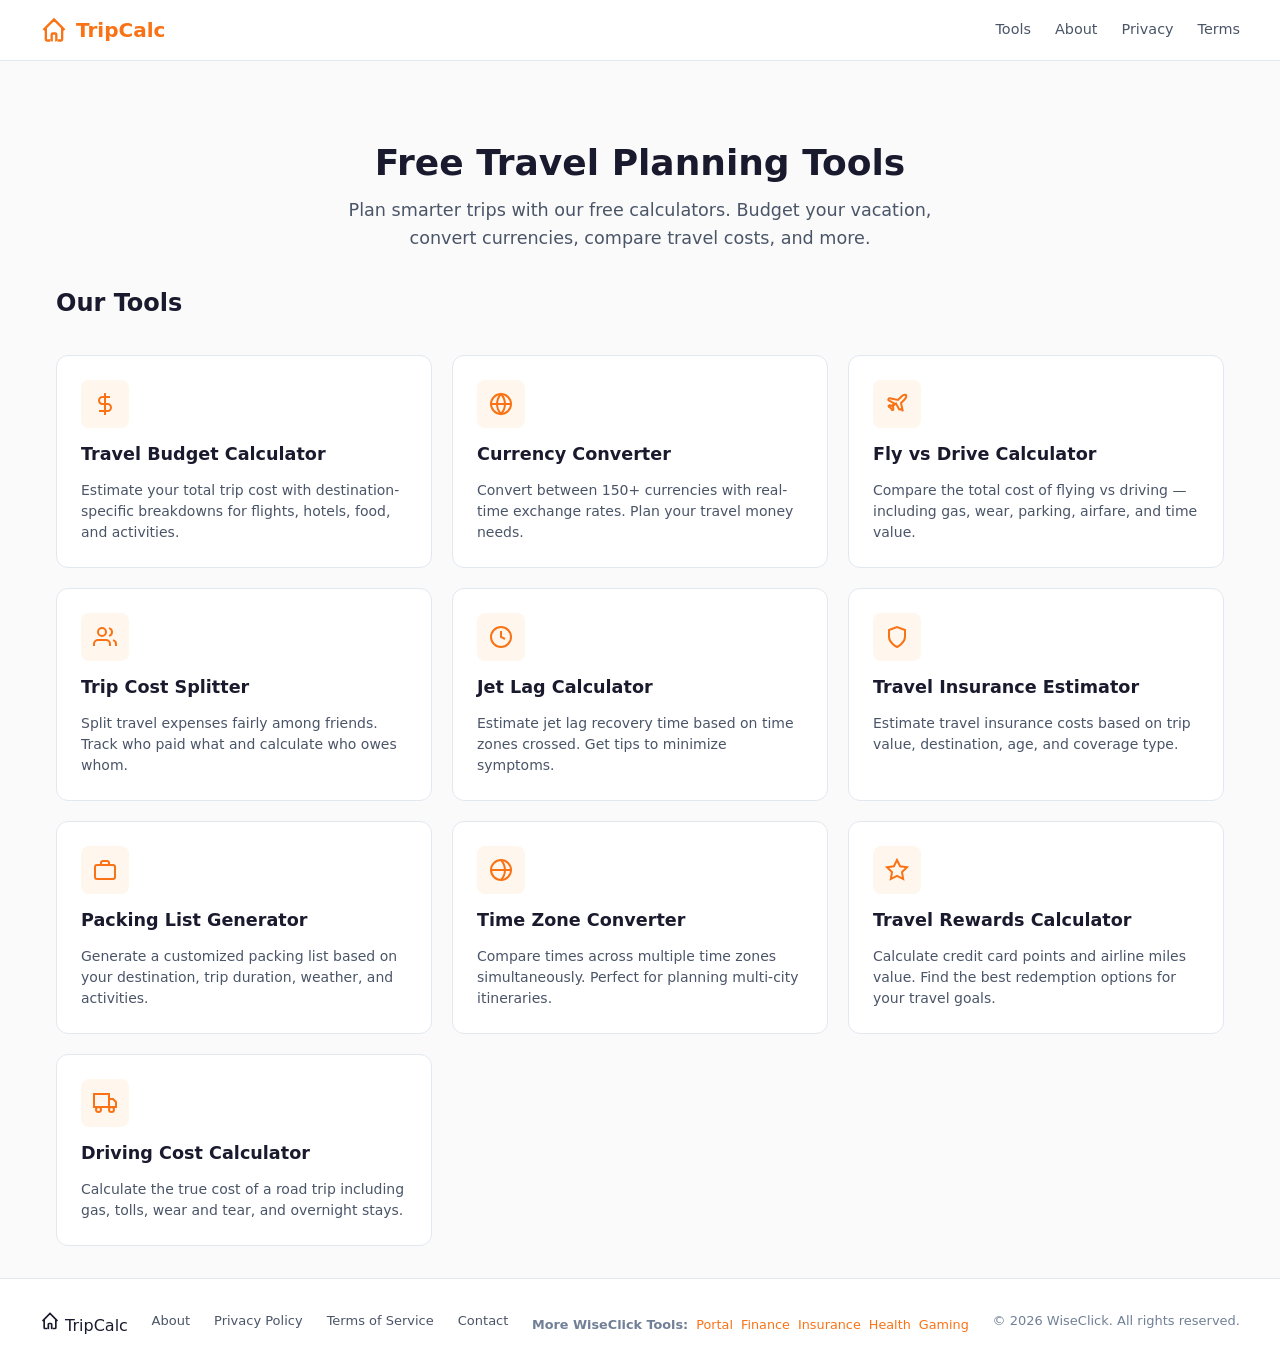
<file: index.html>
<!DOCTYPE html>
<html lang="en">
<head>
  <meta charset="UTF-8">
  <link rel="icon" type="image/svg+xml" href="favicon/favicon.svg">
  <meta name="viewport" content="width=device-width, initial-scale=1.0">
  <title>TripCalc - Free Travel Planning Calculators & Tools</title>
  <meta name="description" content="Free travel calculators and planning tools. Budget your trip, convert currencies, compare fly vs drive, split costs, estimate jet lag, and more. No sign-up required.">
  <meta name="keywords" content="travel calculator, trip budget calculator, currency converter, fly or drive, trip cost splitter, jet lag calculator, travel tools, free travel tools">
  <link rel="canonical" href="https://trip.wiseclick.site/">
  <meta property="og:title" content="TripCalc - Free Travel Planning Calculators & Tools">
  <meta property="og:description" content="Free travel calculators and planning tools. Budget your trip, convert currencies, compare fly vs drive, and more.">
  <meta property="og:type" content="website">
  <meta property="og:url" content="https://trip.wiseclick.site/">
  <link rel="stylesheet" href="css/style.css">
  <script type="application/ld+json">
  {
    "@context": "https://schema.org",
    "@type": "WebSite",
    "name": "TripCalc",
    "url": "https://trip.wiseclick.site",
    "description": "Free travel planning calculators and tools"
  }
  </script>
  <script type="application/ld+json">
  {
    "@context": "https://schema.org",
    "@type": "WebSite",
    "name": "TripCalc",
    "url": "https://trip.wiseclick.site/",
    "potentialAction": {
      "@type": "SearchAction",
      "target": "https://trip.wiseclick.site/?q={{search_term_string}}",
      "query-input": "required name=search_term_string"
    }
  }
  </script>
</head>
<body>

  <header class="site-header">
    <div class="header-inner">
      <a href="/" class="site-logo">
        <svg viewBox="0 0 24 24" fill="none" stroke="currentColor" stroke-width="2" width="28" height="28">
          <path d="M3 12l2-2m0 0l7-7 7 7M5 10v10a1 1 0 001 1h3m10-11l2 2m-2-2v10a1 1 0 01-1 1h-3m-4 0a1 1 0 01-1-1v-4a1 1 0 011-1h2a1 1 0 011 1v4a1 1 0 01-1 1"/>
        </svg>
        TripCalc
      </a>
      <nav class="nav-links">
        <a href="#tools">Tools</a>
        <a href="/about/">About</a>
        <a href="/privacy/">Privacy</a>
        <a href="/terms/">Terms</a>
      </nav>
      <button class="nav-toggle" onclick="document.querySelector('.nav-links').classList.toggle('open')" aria-label="Menu">
        <svg viewBox="0 0 24 24" fill="none" stroke="currentColor" stroke-width="2">
          <line x1="3" y1="6" x2="21" y2="6"/>
          <line x1="3" y1="12" x2="21" y2="12"/>
          <line x1="3" y1="18" x2="21" y2="18"/>
        </svg>
      </button>
    </div>
  </header>

  <main>

    <section class="hero">
      <h1>Free Travel Planning Tools</h1>
      <p>Plan smarter trips with our free calculators. Budget your vacation, convert currencies, compare travel costs, and more.</p>
    </section>

    <section class="tools-section" id="tools">
      <h2>Our Tools</h2>

      <div class="calc-grid">

        <a href="/travel-budget-calculator/" class="calc-card">
          <div class="calc-card-icon">
            <svg viewBox="0 0 24 24" fill="none" stroke="currentColor" stroke-width="2" width="24" height="24"><line x1="12" y1="1" x2="12" y2="23"/><path d="M17 5H9.5a3.5 3.5 0 000 7h5a3.5 3.5 0 010 7H6"/></svg>
          </div>
          <h3>Travel Budget Calculator</h3>
          <p>Estimate your total trip cost with destination-specific breakdowns for flights, hotels, food, and activities.</p>
        </a>

        <a href="/currency-converter/" class="calc-card">
          <div class="calc-card-icon">
            <svg viewBox="0 0 24 24" fill="none" stroke="currentColor" stroke-width="2" width="24" height="24"><circle cx="12" cy="12" r="10"/><line x1="2" y1="12" x2="22" y2="12"/><path d="M12 2a15.3 15.3 0 014 10 15.3 15.3 0 01-4 10 15.3 15.3 0 01-4-10A15.3 15.3 0 0112 2z"/></svg>
          </div>
          <h3>Currency Converter</h3>
          <p>Convert between 150+ currencies with real-time exchange rates. Plan your travel money needs.</p>
        </a>

        <a href="/fly-vs-drive-calculator/" class="calc-card">
          <div class="calc-card-icon">
            <svg viewBox="0 0 24 24" fill="none" stroke="currentColor" stroke-width="2" width="24" height="24"><path d="M17.8 19.2L16 11l3.5-3.5C21 6 21.5 4 21 3c-1-.5-3 0-4.5 1.5L13 8 4.8 6.2c-.5-.1-.9.1-1.1.5l-.3.5c-.2.4-.1.9.3 1.1l5.7 3.1L7 14l-2-.7c-.4-.1-.8 0-1.1.3l-.2.3c-.2.3-.1.7.2.9l1.8 1.2 1.2 1.8c.2.3.6.4.9.2l.3-.2c.3-.2.4-.7.3-1.1L7.9 14l3.1-2.5 3.1 5.7c.2.4.7.5 1.1.3l.5-.3c.4-.2.6-.6.5-1.1z"/></svg>
          </div>
          <h3>Fly vs Drive Calculator</h3>
          <p>Compare the total cost of flying vs driving — including gas, wear, parking, airfare, and time value.</p>
        </a>

        <a href="/trip-cost-splitter/" class="calc-card">
          <div class="calc-card-icon">
            <svg viewBox="0 0 24 24" fill="none" stroke="currentColor" stroke-width="2" width="24" height="24"><path d="M17 21v-2a4 4 0 00-4-4H5a4 4 0 00-4 4v2"/><circle cx="9" cy="7" r="4"/><path d="M23 21v-2a4 4 0 00-3-3.87"/><path d="M16 3.13a4 4 0 010 7.75"/></svg>
          </div>
          <h3>Trip Cost Splitter</h3>
          <p>Split travel expenses fairly among friends. Track who paid what and calculate who owes whom.</p>
        </a>

        <a href="/jet-lag-calculator/" class="calc-card">
          <div class="calc-card-icon">
            <svg viewBox="0 0 24 24" fill="none" stroke="currentColor" stroke-width="2" width="24" height="24"><circle cx="12" cy="12" r="10"/><polyline points="12 6 12 12 16 14"/></svg>
          </div>
          <h3>Jet Lag Calculator</h3>
          <p>Estimate jet lag recovery time based on time zones crossed. Get tips to minimize symptoms.</p>
        </a>

        <a href="/travel-insurance-estimator/" class="calc-card">
          <div class="calc-card-icon">
            <svg viewBox="0 0 24 24" fill="none" stroke="currentColor" stroke-width="2" width="24" height="24"><path d="M12 22s8-4 8-10V5l-8-3-8 3v7c0 6 8 10 8 10z"/></svg>
          </div>
          <h3>Travel Insurance Estimator</h3>
          <p>Estimate travel insurance costs based on trip value, destination, age, and coverage type.</p>
        </a>

        <a href="/packing-list-generator/" class="calc-card">
          <div class="calc-card-icon">
            <svg viewBox="0 0 24 24" fill="none" stroke="currentColor" stroke-width="2" width="24" height="24"><rect x="2" y="7" width="20" height="14" rx="2"/><path d="M16 7V5a2 2 0 00-2-2h-4a2 2 0 00-2 2v2"/></svg>
          </div>
          <h3>Packing List Generator</h3>
          <p>Generate a customized packing list based on your destination, trip duration, weather, and activities.</p>
        </a>

        <a href="/timezone-converter/" class="calc-card">
          <div class="calc-card-icon">
            <svg viewBox="0 0 24 24" fill="none" stroke="currentColor" stroke-width="2" width="24" height="24"><circle cx="12" cy="12" r="10"/><path d="M2 12h20M12 2a15.3 15.3 0 014 10 15.3 15.3 0 01-4 10"/></svg>
          </div>
          <h3>Time Zone Converter</h3>
          <p>Compare times across multiple time zones simultaneously. Perfect for planning multi-city itineraries.</p>
        </a>

        <a href="/travel-rewards-calculator/" class="calc-card">
          <div class="calc-card-icon">
            <svg viewBox="0 0 24 24" fill="none" stroke="currentColor" stroke-width="2" width="24" height="24"><polygon points="12 2 15.09 8.26 22 9.27 17 14.14 18.18 21.02 12 17.77 5.82 21.02 7 14.14 2 9.27 8.91 8.26 12 2"/></svg>
          </div>
          <h3>Travel Rewards Calculator</h3>
          <p>Calculate credit card points and airline miles value. Find the best redemption options for your travel goals.</p>
        </a>

        <a href="/driving-cost-calculator/" class="calc-card">
          <div class="calc-card-icon">
            <svg viewBox="0 0 24 24" fill="none" stroke="currentColor" stroke-width="2" width="24" height="24"><rect x="1" y="3" width="15" height="13"/><polygon points="16 8 20 8 23 11 23 16 16 16 16 8"/><circle cx="5.5" cy="18.5" r="2.5"/><circle cx="18.5" cy="18.5" r="2.5"/></svg>
          </div>
          <h3>Driving Cost Calculator</h3>
          <p>Calculate the true cost of a road trip including gas, tolls, wear and tear, and overnight stays.</p>
        </a>

      </div>
    </section>

  </main>

  <footer class="site-footer">
    <div class="footer-inner">
      <div class="footer-brand">
        <svg viewBox="0 0 24 24" fill="none" stroke="currentColor" stroke-width="2" width="20" height="20">
          <path d="M3 12l2-2m0 0l7-7 7 7M5 10v10a1 1 0 001 1h3m10-11l2 2m-2-2v10a1 1 0 01-1 1h-3m-4 0a1 1 0 01-1-1v-4a1 1 0 011-1h2a1 1 0 011 1v4a1 1 0 01-1 1"/>
        </svg>
        <span>TripCalc</span>
      </div>
      <ul class="footer-links">
        <li><a href="/about/">About</a></li>
        <li><a href="/privacy/">Privacy Policy</a></li>
        <li><a href="/terms/">Terms of Service</a></li>
        <li><a href="mailto:contact@wiseclick.site">Contact</a></li>
      </ul>
      <div class="cross-site-links"><span>More WiseClick Tools:</span><a href="https://wiseclick.site/" target="_blank" rel="noopener">Portal</a><a href="https://calc.wiseclick.site/" target="_blank" rel="noopener">Finance</a><a href="https://insure.wiseclick.site/" target="_blank" rel="noopener">Insurance</a><a href="https://fit.wiseclick.site/" target="_blank" rel="noopener">Health</a><a href="https://game.wiseclick.site/" target="_blank" rel="noopener">Gaming</a></div>
      <p class="footer-copy">&copy; 2026 WiseClick. All rights reserved.</p>
    </div>
  </footer>
</body>
</html>
</file>
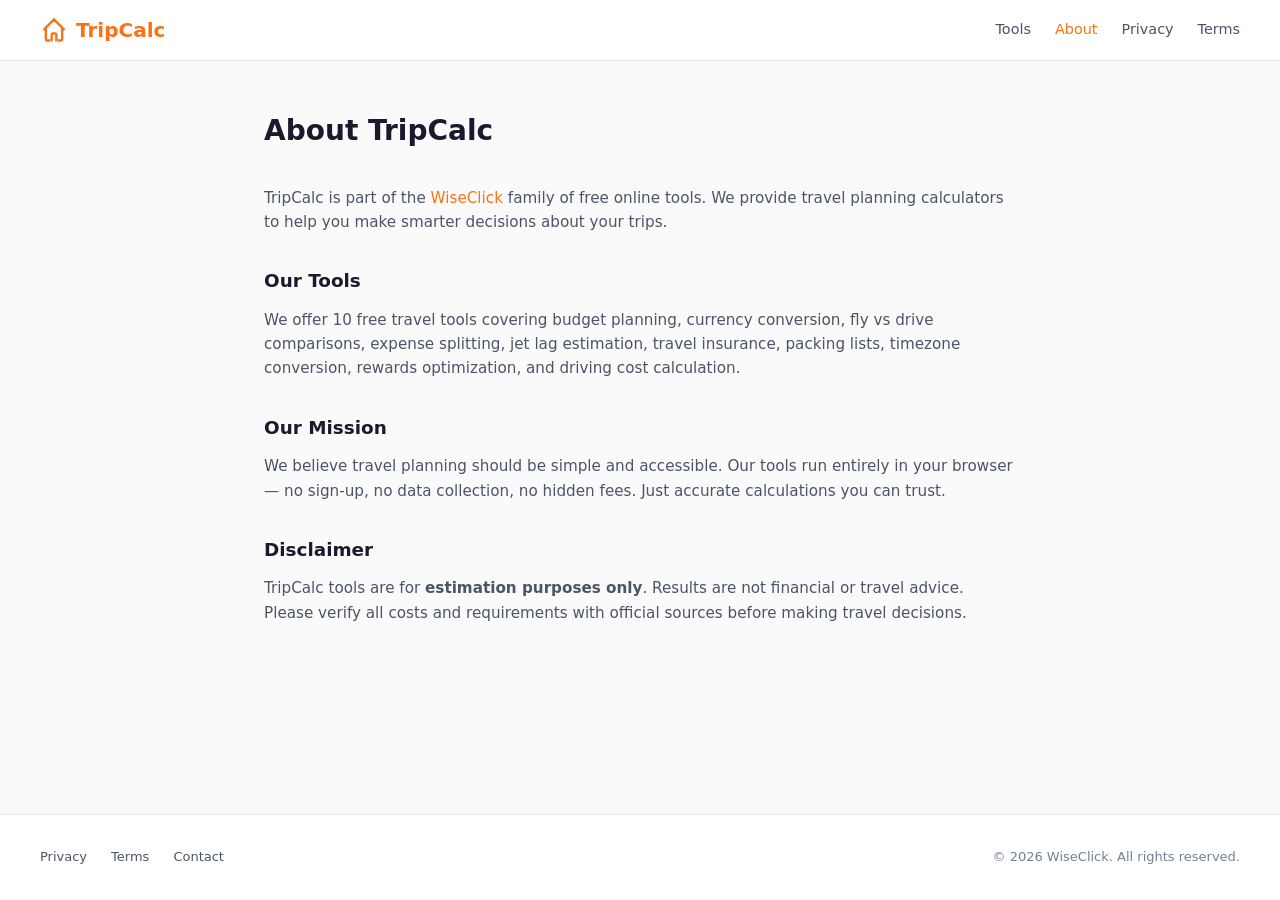
<file: about/index.html>
<!DOCTYPE html>
<html lang="en">
<head>
  <meta charset="UTF-8">
  <meta name="viewport" content="width=device-width, initial-scale=1.0">
  <title>About TripCalc - WiseClick Travel Tools</title>
  <meta name="description" content="TripCalc provides free travel planning calculators and tools to help you budget, plan, and optimize your trips.">
  <link rel="canonical" href="https://trip.wiseclick.site/about/">
  <link rel="stylesheet" href="../css/style.css">
</head>
<body>
  <header class="site-header">
    <div class="header-inner">
      <a href="/" class="site-logo">
        <svg viewBox="0 0 24 24" fill="none" stroke="currentColor" stroke-width="2" width="28" height="28"><path d="M3 12l2-2m0 0l7-7 7 7M5 10v10a1 1 0 001 1h3m10-11l2 2m-2-2v10a1 1 0 01-1 1h-3m-4 0a1 1 0 01-1-1v-4a1 1 0 011-1h2a1 1 0 011 1v4a1 1 0 01-1 1"/></svg>
        TripCalc
      </a>
      <nav class="nav-links">
        <a href="/">Tools</a>
        <a href="/about/" class="active">About</a>
        <a href="/privacy/">Privacy</a>
        <a href="/terms/">Terms</a>
      </nav>
      <button class="nav-toggle" onclick="document.querySelector('.nav-links').classList.toggle('open')" aria-label="Menu">
        <svg viewBox="0 0 24 24" fill="none" stroke="currentColor" stroke-width="2"><line x1="3" y1="6" x2="21" y2="6"/><line x1="3" y1="12" x2="21" y2="12"/><line x1="3" y1="18" x2="21" y2="18"/></svg>
      </button>
    </div>
  </header>
  <main class="legal-page">
    <h1>About TripCalc</h1>
    <p>TripCalc is part of the <a href="https://wiseclick.site/">WiseClick</a> family of free online tools. We provide travel planning calculators to help you make smarter decisions about your trips.</p>
    <h2>Our Tools</h2>
    <p>We offer 10 free travel tools covering budget planning, currency conversion, fly vs drive comparisons, expense splitting, jet lag estimation, travel insurance, packing lists, timezone conversion, rewards optimization, and driving cost calculation.</p>
    <h2>Our Mission</h2>
    <p>We believe travel planning should be simple and accessible. Our tools run entirely in your browser — no sign-up, no data collection, no hidden fees. Just accurate calculations you can trust.</p>
    <h2>Disclaimer</h2>
    <p>TripCalc tools are for <strong>estimation purposes only</strong>. Results are not financial or travel advice. Please verify all costs and requirements with official sources before making travel decisions.</p>
  </main>
  <footer class="site-footer">
    <div class="footer-inner">
      <ul class="footer-links"><li><a href="/privacy/">Privacy</a></li><li><a href="/terms/">Terms</a></li><li><a href="mailto:contact@wiseclick.site">Contact</a></li></ul>
      <p class="footer-copy">&copy; 2026 WiseClick. All rights reserved.</p>
    </div>
  </footer>
</body>
</html>
</file>
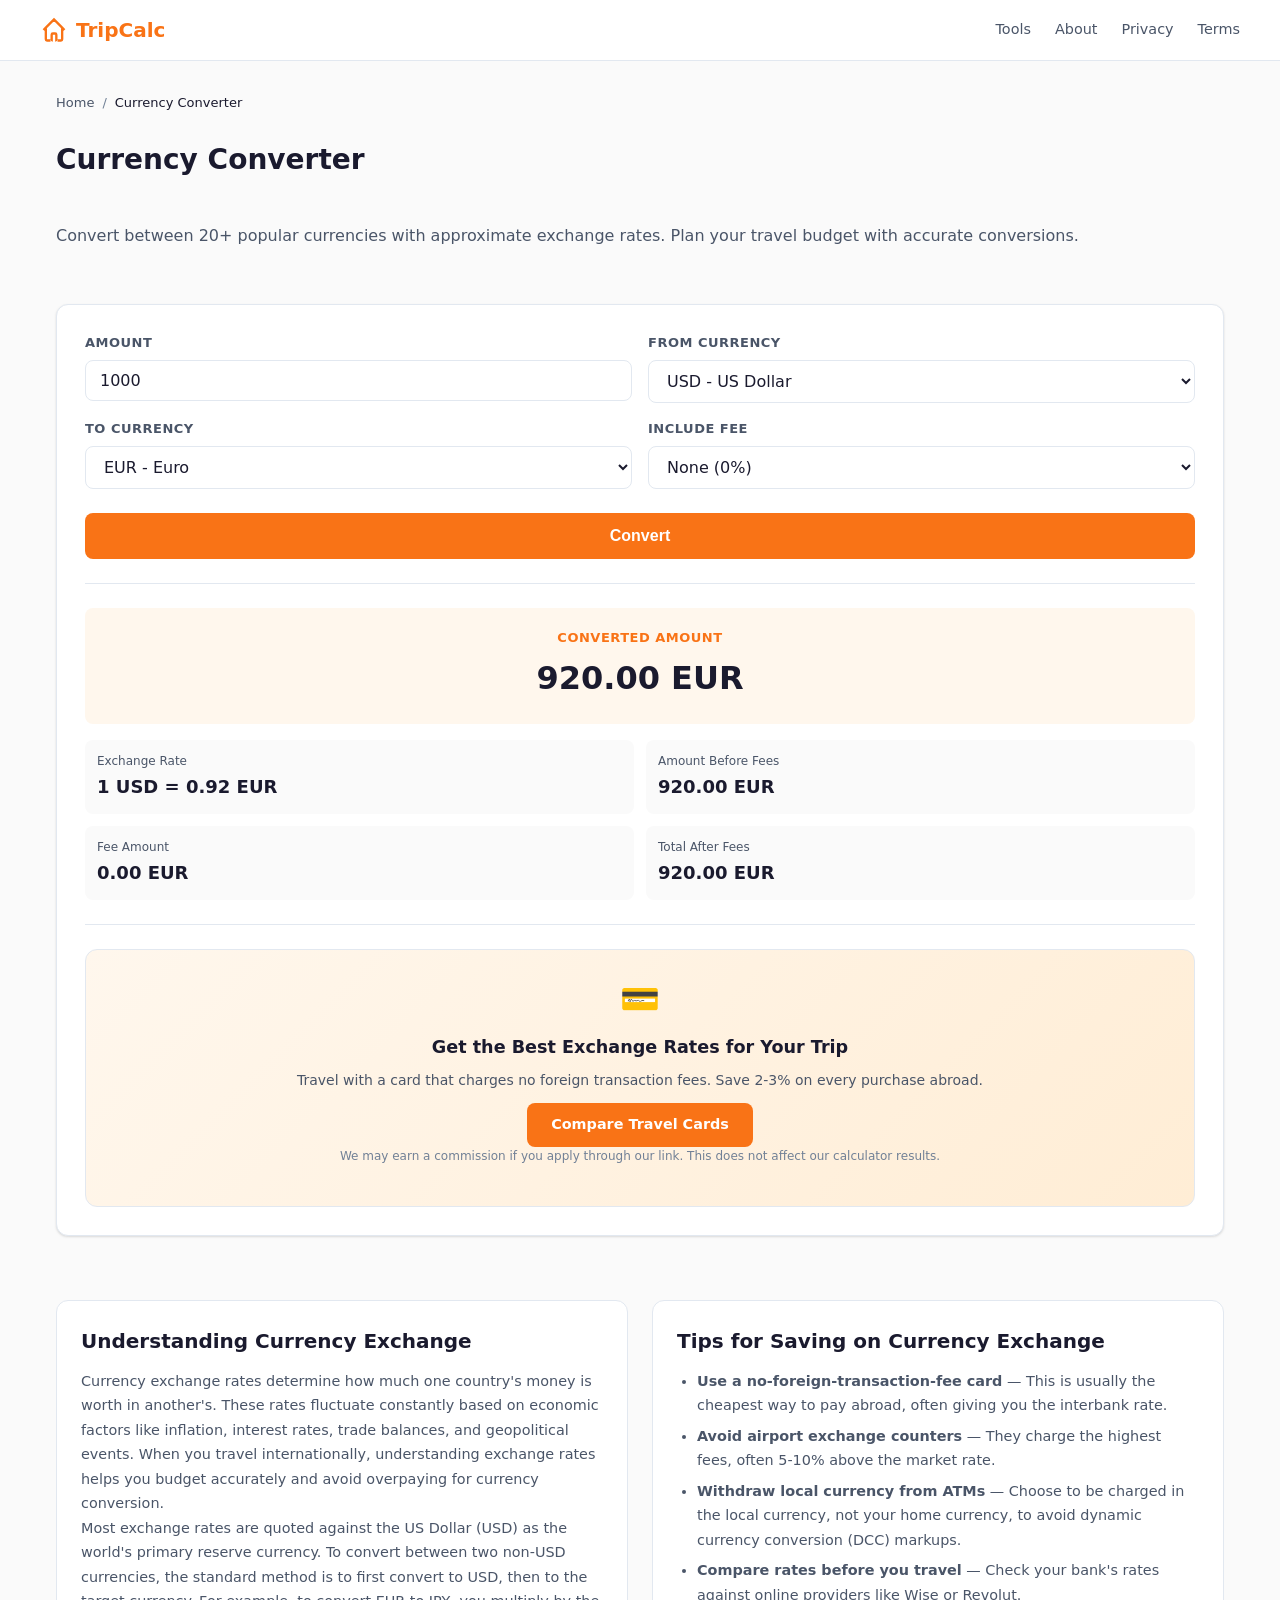
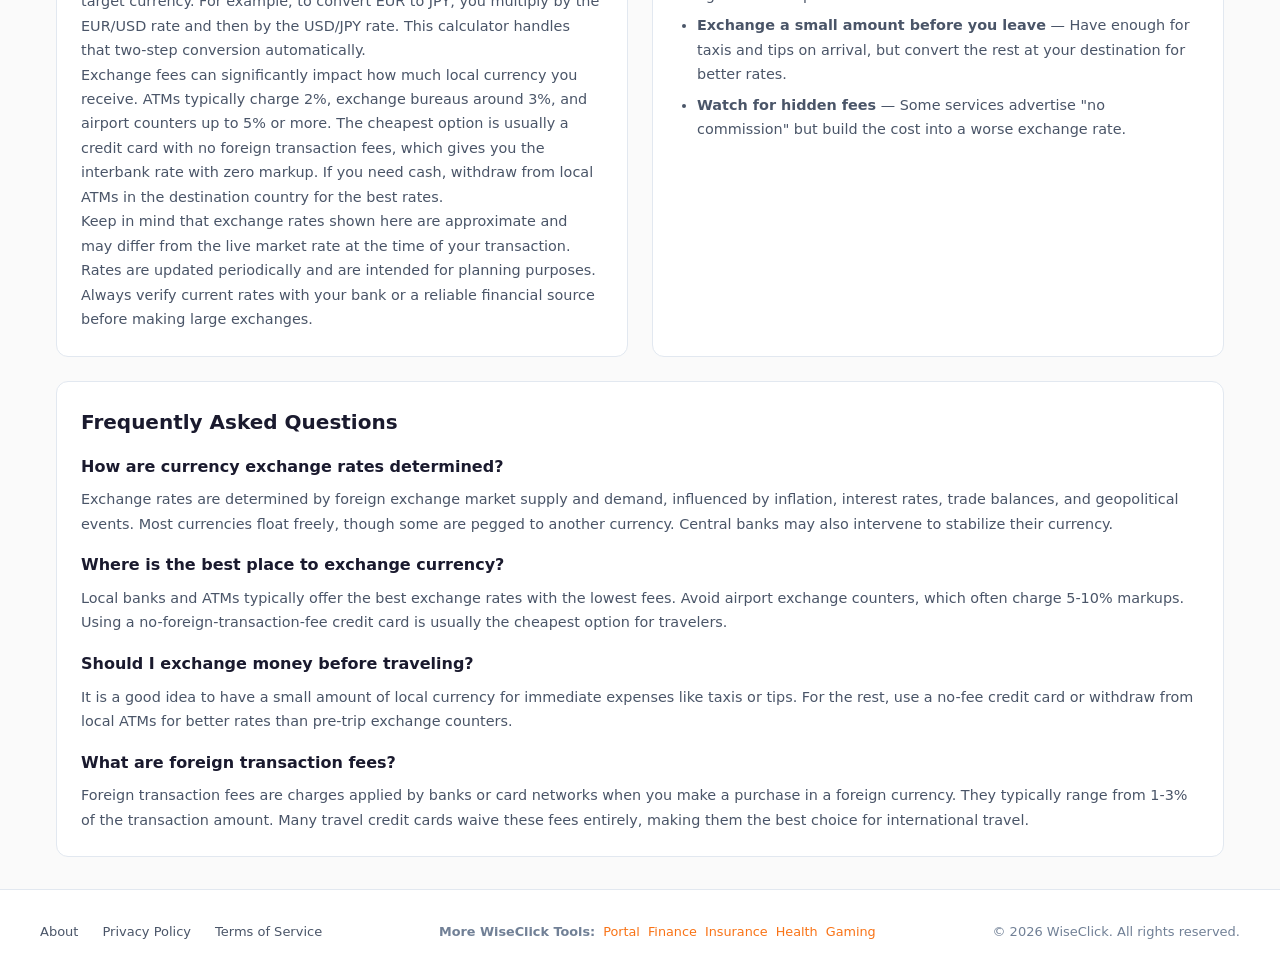
<file: currency-converter/index.html>
<!DOCTYPE html>
<html lang="en">
<head>
  <meta charset="UTF-8">
  <link rel="icon" type="image/svg+xml" href="../favicon/favicon.svg">
  <meta name="viewport" content="width=device-width, initial-scale=1.0">
  <title>Currency Converter - Real-Time Exchange Rates | TripCalc</title>
  <meta name="description" content="Free currency converter with 150+ currencies. Get real-time exchange rates and plan your travel budget with accurate conversions.">
  <meta name="keywords" content="currency converter, exchange rate calculator, money converter, forex calculator, travel money">
  <link rel="canonical" href="https://trip.wiseclick.site/currency-converter/">
  <meta property="og:title" content="Currency Converter - Real-Time Exchange Rates | TripCalc">
  <meta property="og:description" content="Free currency converter with 150+ currencies. Get real-time exchange rates and plan your travel budget with accurate conversions.">
  <meta property="og:type" content="website">
  <link rel="stylesheet" href="../css/style.css">
  <script type="application/ld+json">
  {
    "@context": "https://schema.org",
    "@type": "WebApplication",
    "name": "Currency Converter",
    "description": "Free currency converter with exchange rates for 150+ currencies",
    "applicationCategory": "TravelApplication",
    "operatingSystem": "Any",
    "offers": { "@type": "Offer", "price": "0", "priceCurrency": "USD" }
  }
  </script>
  <script type="application/ld+json">
  {
    "@context": "https://schema.org",
    "@type": "FAQPage",
    "mainEntity": [
      {
        "@type": "Question",
        "name": "How are currency exchange rates determined?",
        "acceptedAnswer": {
          "@type": "Answer",
          "text": "Exchange rates are determined by foreign exchange market supply and demand, influenced by inflation, interest rates, trade balances, and geopolitical events. Most currencies float freely, though some are pegged to another currency."
        }
      },
      {
        "@type": "Question",
        "name": "Where is the best place to exchange currency?",
        "acceptedAnswer": {
          "@type": "Answer",
          "text": "Local banks and ATMs typically offer the best exchange rates with the lowest fees. Avoid airport exchange counters, which often charge 5-10% markups. Using a no-foreign-transaction-fee credit card is usually the cheapest option for travelers."
        }
      },
      {
        "@type": "Question",
        "name": "Should I exchange money before traveling?",
        "acceptedAnswer": {
          "@type": "Answer",
          "text": "It is a good idea to have a small amount of local currency for immediate expenses like taxis or tips. For the rest, use a no-fee credit card or withdraw from local ATMs for better rates than pre-trip exchange counters."
        }
      },
      {
        "@type": "Question",
        "name": "What are foreign transaction fees?",
        "acceptedAnswer": {
          "@type": "Answer",
          "text": "Foreign transaction fees are charges applied by banks or card networks when you make a purchase in a foreign currency. They typically range from 1-3% of the transaction amount. Many travel credit cards waive these fees entirely."
        }
      }
    ]
  }
  </script>
  <script type="application/ld+json">
  {
    "@context": "https://schema.org",
    "@type": "BreadcrumbList",
    "itemListElement": [
      { "@type": "ListItem", "position": 1, "name": "Home", "item": "https://trip.wiseclick.site/" },
      { "@type": "ListItem", "position": 2, "name": "Currency Converter", "item": "https://trip.wiseclick.site/currency-converter/" }
    ]
  }
  </script>
</head>
<body>

  <header class="site-header">
    <div class="header-inner">
      <a href="/" class="site-logo">
        <svg viewBox="0 0 24 24" fill="none" stroke="currentColor" stroke-width="2" width="28" height="28">
          <path d="M3 12l2-2m0 0l7-7 7 7M5 10v10a1 1 0 001 1h3m10-11l2 2m-2-2v10a1 1 0 01-1 1h-3m-4 0a1 1 0 01-1-1v-4a1 1 0 011-1h2a1 1 0 011 1v4a1 1 0 01-1 1"/>
        </svg>
        TripCalc
      </a>
      <nav class="nav-links">
        <a href="/#tools">Tools</a>
        <a href="/about/">About</a>
        <a href="/privacy/">Privacy</a>
        <a href="/terms/">Terms</a>
      </nav>
      <button class="nav-toggle" onclick="document.querySelector('.nav-links').classList.toggle('open')" aria-label="Menu">
        <svg viewBox="0 0 24 24" fill="none" stroke="currentColor" stroke-width="2">
          <line x1="3" y1="6" x2="21" y2="6"/>
          <line x1="3" y1="12" x2="21" y2="12"/>
          <line x1="3" y1="18" x2="21" y2="18"/>
        </svg>
      </button>
    </div>
  </header>

  <main>
    <nav class="breadcrumb">
      <a href="/">Home</a> / <span>Currency Converter</span>
    </nav>

    <div class="calc-page">
      <h1>Currency Converter</h1>
      <p class="subtitle">Convert between 20+ popular currencies with approximate exchange rates. Plan your travel budget with accurate conversions.</p>

      <div class="calc-tool">
        <form class="calc-form" id="converter-form" onsubmit="return false;">
          <div class="form-group">
            <label for="amount">Amount</label>
            <input type="number" id="amount" value="1000" min="0" step="any">
          </div>
          <div class="form-group">
            <label for="from-currency">From Currency</label>
            <select id="from-currency">
              <option value="USD" selected>USD - US Dollar</option>
              <option value="EUR">EUR - Euro</option>
              <option value="GBP">GBP - British Pound</option>
              <option value="JPY">JPY - Japanese Yen</option>
              <option value="CNY">CNY - Chinese Yuan</option>
              <option value="AUD">AUD - Australian Dollar</option>
              <option value="CAD">CAD - Canadian Dollar</option>
              <option value="CHF">CHF - Swiss Franc</option>
              <option value="KRW">KRW - South Korean Won</option>
              <option value="SGD">SGD - Singapore Dollar</option>
              <option value="HKD">HKD - Hong Kong Dollar</option>
              <option value="NOK">NOK - Norwegian Krone</option>
              <option value="SEK">SEK - Swedish Krona</option>
              <option value="MXN">MXN - Mexican Peso</option>
              <option value="NZD">NZD - New Zealand Dollar</option>
              <option value="THB">THB - Thai Baht</option>
              <option value="INR">INR - Indian Rupee</option>
              <option value="BRL">BRL - Brazilian Real</option>
              <option value="ZAR">ZAR - South African Rand</option>
              <option value="TWD">TWD - Taiwan Dollar</option>
            </select>
          </div>
          <div class="form-group">
            <label for="to-currency">To Currency</label>
            <select id="to-currency">
              <option value="USD">USD - US Dollar</option>
              <option value="EUR" selected>EUR - Euro</option>
              <option value="GBP">GBP - British Pound</option>
              <option value="JPY">JPY - Japanese Yen</option>
              <option value="CNY">CNY - Chinese Yuan</option>
              <option value="AUD">AUD - Australian Dollar</option>
              <option value="CAD">CAD - Canadian Dollar</option>
              <option value="CHF">CHF - Swiss Franc</option>
              <option value="KRW">KRW - South Korean Won</option>
              <option value="SGD">SGD - Singapore Dollar</option>
              <option value="HKD">HKD - Hong Kong Dollar</option>
              <option value="NOK">NOK - Norwegian Krone</option>
              <option value="SEK">SEK - Swedish Krona</option>
              <option value="MXN">MXN - Mexican Peso</option>
              <option value="NZD">NZD - New Zealand Dollar</option>
              <option value="THB">THB - Thai Baht</option>
              <option value="INR">INR - Indian Rupee</option>
              <option value="BRL">BRL - Brazilian Real</option>
              <option value="ZAR">ZAR - South African Rand</option>
              <option value="TWD">TWD - Taiwan Dollar</option>
            </select>
          </div>
          <div class="form-group">
            <label for="fee-type">Include Fee</label>
            <select id="fee-type">
              <option value="0">None (0%)</option>
              <option value="2">ATM Withdrawal (2%)</option>
              <option value="3">Exchange Bureau (3%)</option>
              <option value="5">Airport Exchange (5%)</option>
            </select>
          </div>
          <button type="button" class="btn-calculate" onclick="convertCurrency()">Convert</button>
        </form>

        <div class="calc-results" id="results">
          <div class="result-highlight">
            <div class="label">Converted Amount</div>
            <div class="value" id="converted-amount">$0</div>
          </div>
          <div class="result-details">
            <div class="result-item">
              <div class="label">Exchange Rate</div>
              <div class="value" id="exchange-rate">-</div>
            </div>
            <div class="result-item">
              <div class="label">Amount Before Fees</div>
              <div class="value" id="before-fees">$0</div>
            </div>
            <div class="result-item">
              <div class="label">Fee Amount</div>
              <div class="value" id="fee-amount">$0</div>
            </div>
            <div class="result-item">
              <div class="label">Total After Fees</div>
              <div class="value" id="after-fees">$0</div>
            </div>
          </div>
        </div>

        <div class="cta-section">
          <div class="cta-card">
            <div class="cta-icon">💳</div>
            <h3>Get the Best Exchange Rates for Your Trip</h3>
            <p>Travel with a card that charges no foreign transaction fees. Save 2-3% on every purchase abroad.</p>
            <a href="https://www.tkqlhce.com/click-101753620-15796145" class="cta-button" target="_blank" rel="noopener sponsored">Compare Travel Cards</a>
            <p class="affiliate-disclosure">We may earn a commission if you apply through our link. This does not affect our calculator results.</p>
          </div>
        </div>
      </div>

      <div class="seo-content">
        <div class="seo-block">
          <h2>Understanding Currency Exchange</h2>
          <p>Currency exchange rates determine how much one country's money is worth in another's. These rates fluctuate constantly based on economic factors like inflation, interest rates, trade balances, and geopolitical events. When you travel internationally, understanding exchange rates helps you budget accurately and avoid overpaying for currency conversion.</p>
          <p>Most exchange rates are quoted against the US Dollar (USD) as the world's primary reserve currency. To convert between two non-USD currencies, the standard method is to first convert to USD, then to the target currency. For example, to convert EUR to JPY, you multiply by the EUR/USD rate and then by the USD/JPY rate. This calculator handles that two-step conversion automatically.</p>
          <p>Exchange fees can significantly impact how much local currency you receive. ATMs typically charge 2%, exchange bureaus around 3%, and airport counters up to 5% or more. The cheapest option is usually a credit card with no foreign transaction fees, which gives you the interbank rate with zero markup. If you need cash, withdraw from local ATMs in the destination country for the best rates.</p>
          <p>Keep in mind that exchange rates shown here are approximate and may differ from the live market rate at the time of your transaction. Rates are updated periodically and are intended for planning purposes. Always verify current rates with your bank or a reliable financial source before making large exchanges.</p>
        </div>
        <div class="seo-block">
          <h2>Tips for Saving on Currency Exchange</h2>
          <ul>
            <li><strong>Use a no-foreign-transaction-fee card</strong> — This is usually the cheapest way to pay abroad, often giving you the interbank rate.</li>
            <li><strong>Avoid airport exchange counters</strong> — They charge the highest fees, often 5-10% above the market rate.</li>
            <li><strong>Withdraw local currency from ATMs</strong> — Choose to be charged in the local currency, not your home currency, to avoid dynamic currency conversion (DCC) markups.</li>
            <li><strong>Compare rates before you travel</strong> — Check your bank's rates against online providers like Wise or Revolut.</li>
            <li><strong>Exchange a small amount before you leave</strong> — Have enough for taxis and tips on arrival, but convert the rest at your destination for better rates.</li>
            <li><strong>Watch for hidden fees</strong> — Some services advertise "no commission" but build the cost into a worse exchange rate.</li>
          </ul>
        </div>
        <div class="seo-block full-width">
          <h2>Frequently Asked Questions</h2>
          <h3>How are currency exchange rates determined?</h3>
          <p>Exchange rates are determined by foreign exchange market supply and demand, influenced by inflation, interest rates, trade balances, and geopolitical events. Most currencies float freely, though some are pegged to another currency. Central banks may also intervene to stabilize their currency.</p>
          <h3>Where is the best place to exchange currency?</h3>
          <p>Local banks and ATMs typically offer the best exchange rates with the lowest fees. Avoid airport exchange counters, which often charge 5-10% markups. Using a no-foreign-transaction-fee credit card is usually the cheapest option for travelers.</p>
          <h3>Should I exchange money before traveling?</h3>
          <p>It is a good idea to have a small amount of local currency for immediate expenses like taxis or tips. For the rest, use a no-fee credit card or withdraw from local ATMs for better rates than pre-trip exchange counters.</p>
          <h3>What are foreign transaction fees?</h3>
          <p>Foreign transaction fees are charges applied by banks or card networks when you make a purchase in a foreign currency. They typically range from 1-3% of the transaction amount. Many travel credit cards waive these fees entirely, making them the best choice for international travel.</p>
        </div>
      </div>
    </div>
  </main>

  <footer class="site-footer">
    <div class="footer-inner">
      <ul class="footer-links">
        <li><a href="/about/">About</a></li>
        <li><a href="/privacy/">Privacy Policy</a></li>
        <li><a href="/terms/">Terms of Service</a></li>
      </ul>
      <div class="cross-site-links"><span>More WiseClick Tools:</span><a href="https://wiseclick.site/" target="_blank" rel="noopener">Portal</a><a href="https://calc.wiseclick.site/" target="_blank" rel="noopener">Finance</a><a href="https://insure.wiseclick.site/" target="_blank" rel="noopener">Insurance</a><a href="https://fit.wiseclick.site/" target="_blank" rel="noopener">Health</a><a href="https://game.wiseclick.site/" target="_blank" rel="noopener">Gaming</a></div>
      <p class="footer-copy">&copy; 2026 WiseClick. All rights reserved.</p>
    </div>
  </footer>

  <script>
  const rates = {
    'USD': 1,
    'EUR': 0.92,
    'GBP': 0.79,
    'JPY': 149.5,
    'CNY': 7.24,
    'AUD': 1.53,
    'CAD': 1.36,
    'CHF': 0.88,
    'KRW': 1325,
    'SGD': 1.34,
    'HKD': 7.82,
    'NOK': 10.7,
    'SEK': 10.5,
    'MXN': 17.1,
    'NZD': 1.67,
    'THB': 35.5,
    'INR': 83.1,
    'BRL': 4.97,
    'ZAR': 18.6,
    'TWD': 31.8
  };

  function convertCurrency() {
    const amount = parseFloat(document.getElementById('amount').value);
    const from = document.getElementById('from-currency').value;
    const to = document.getElementById('to-currency').value;
    const feePercent = parseFloat(document.getElementById('fee-type').value) / 100;

    if (!amount || amount <= 0) return;

    // Convert: from -> USD -> to
    const amountInUSD = amount / rates[from];
    const convertedAmount = amountInUSD * rates[to];
    const feeAmount = convertedAmount * feePercent;
    const totalAfterFees = convertedAmount - feeAmount;

    // Exchange rate from -> to
    const exchangeRate = rates[to] / rates[from];

    const decimals = (to === 'JPY' || to === 'KRW') ? 0 : 2;
    const fmt = v => v.toLocaleString('en-US', { minimumFractionDigits: decimals, maximumFractionDigits: decimals });

    document.getElementById('converted-amount').textContent = fmt(convertedAmount) + ' ' + to;
    document.getElementById('exchange-rate').textContent = '1 ' + from + ' = ' + fmt(exchangeRate) + ' ' + to;
    document.getElementById('before-fees').textContent = fmt(convertedAmount) + ' ' + to;
    document.getElementById('fee-amount').textContent = fmt(feeAmount) + ' ' + to;
    document.getElementById('after-fees').textContent = fmt(totalAfterFees) + ' ' + to;

    document.getElementById('results').classList.add('visible');
  }

  convertCurrency();
  </script>
</body>
</html>
</file>
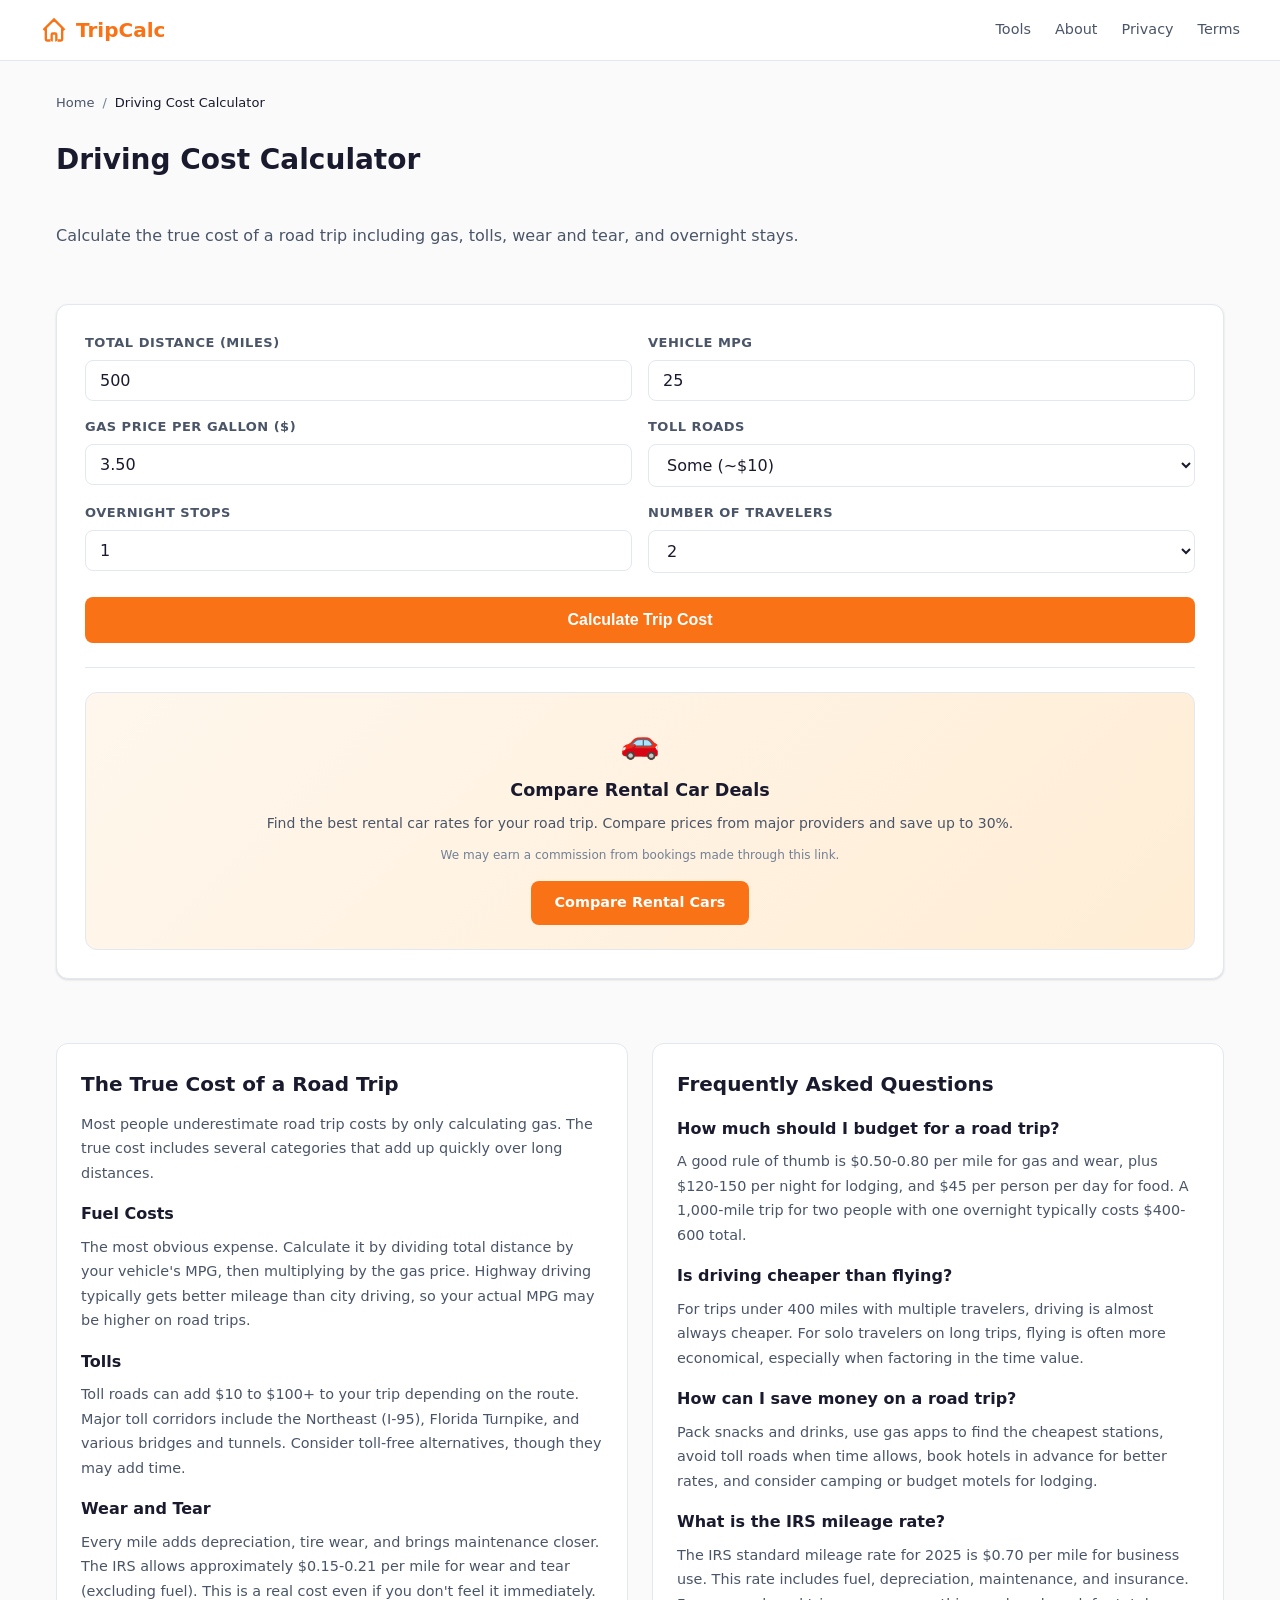
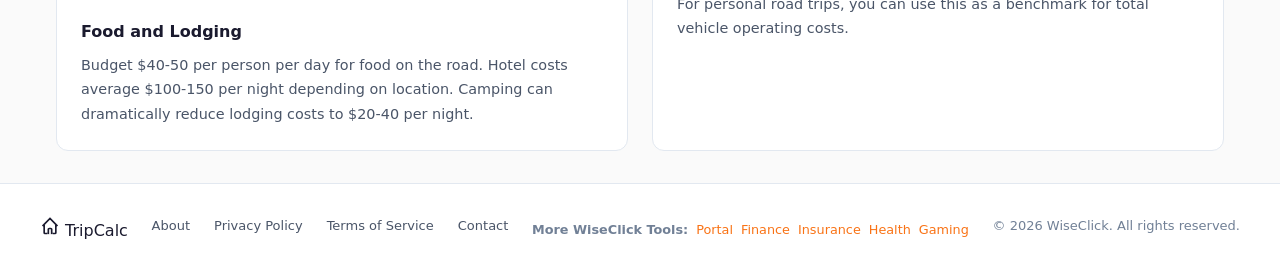
<file: driving-cost-calculator/index.html>
<!DOCTYPE html>
<html lang="en">
<head>
  <meta charset="UTF-8">
  <link rel="icon" type="image/svg+xml" href="../favicon/favicon.svg">
  <meta name="viewport" content="width=device-width, initial-scale=1.0">
  <title>Driving Cost Calculator - True Road Trip Cost | TripCalc</title>
  <meta name="description" content="Calculate the true cost of a road trip including gas, tolls, wear and tear, and overnight stays. Plan your driving budget accurately.">
  <meta name="keywords" content="driving cost calculator, road trip cost, gas cost calculator, toll calculator, travel driving budget, true cost of driving">
  <link rel="canonical" href="https://trip.wiseclick.site/driving-cost-calculator/">
  <meta property="og:title" content="Driving Cost Calculator - True Road Trip Cost">
  <meta property="og:description" content="Calculate the true cost of a road trip including gas, tolls, wear and tear, and overnight stays.">
  <meta property="og:type" content="website">
  <meta property="og:url" content="https://trip.wiseclick.site/driving-cost-calculator/">
  <link rel="stylesheet" href="../css/style.css">
  <script type="application/ld+json">
  {
    "@context": "https://schema.org",
    "@type": "WebApplication",
    "name": "Driving Cost Calculator",
    "description": "Calculate the true cost of a road trip including gas, tolls, wear and tear",
    "applicationCategory": "TravelApplication",
    "operatingSystem": "Any",
    "offers": { "@type": "Offer", "price": "0", "priceCurrency": "USD" }
  }
  </script>
  <script type="application/ld+json">
  {
    "@context": "https://schema.org",
    "@type": "FAQPage",
    "mainEntity": [
      {
        "@type": "Question",
        "name": "How much does a road trip cost per mile?",
        "acceptedAnswer": {
          "@type": "Answer",
          "text": "The IRS standard mileage rate for 2025 is $0.70 per mile, which includes gas, depreciation, and maintenance. Your actual cost may vary based on vehicle fuel efficiency, gas prices, and toll roads."
        }
      },
      {
        "@type": "Question",
        "name": "How do I estimate gas cost for a road trip?",
        "acceptedAnswer": {
          "@type": "Answer",
          "text": "Divide your total trip distance by your vehicle's MPG to get gallons needed, then multiply by the current gas price per gallon. For example, a 500-mile trip at 25 MPG and $3.50/gallon costs $70 in gas."
        }
      },
      {
        "@type": "Question",
        "name": "Is it cheaper to fly or drive?",
        "acceptedAnswer": {
          "@type": "Answer",
          "text": "For short trips (under 300 miles), driving is usually cheaper. For longer trips, factor in all driving costs (gas, tolls, hotels, food, wear) and compare to airfare plus airport transportation."
        }
      },
      {
        "@type": "Question",
        "name": "What is wear and tear cost per mile?",
        "acceptedAnswer": {
          "@type": "Answer",
          "text": "Wear and tear typically costs $0.10 to $0.20 per mile, covering tire wear, oil changes, depreciation, and maintenance. The IRS uses a combined rate that includes this along with fuel costs."
        }
      }
    ]
  }
  </script>
  <script type="application/ld+json">
  {
    "@context": "https://schema.org",
    "@type": "BreadcrumbList",
    "itemListElement": [
      { "@type": "ListItem", "position": 1, "name": "Home", "item": "https://trip.wiseclick.site/" },
      { "@type": "ListItem", "position": 2, "name": "Driving Cost Calculator", "item": "https://trip.wiseclick.site/driving-cost-calculator/" }
    ]
  }
  </script>
</head>
<body>

  <header class="site-header">
    <div class="header-inner">
      <a href="/" class="site-logo">
        <svg viewBox="0 0 24 24" fill="none" stroke="currentColor" stroke-width="2" width="28" height="28"><path d="M3 12l2-2m0 0l7-7 7 7M5 10v10a1 1 0 001 1h3m10-11l2 2m-2-2v10a1 1 0 01-1 1h-3m-4 0a1 1 0 01-1-1v-4a1 1 0 011-1h2a1 1 0 011 1v4a1 1 0 01-1 1"/></svg>
        TripCalc
      </a>
      <nav class="nav-links">
        <a href="/#tools">Tools</a>
        <a href="/about/">About</a>
        <a href="/privacy/">Privacy</a>
        <a href="/terms/">Terms</a>
      </nav>
      <button class="nav-toggle" onclick="document.querySelector('.nav-links').classList.toggle('open')" aria-label="Menu">
        <svg viewBox="0 0 24 24" fill="none" stroke="currentColor" stroke-width="2"><line x1="3" y1="6" x2="21" y2="6"/><line x1="3" y1="12" x2="21" y2="12"/><line x1="3" y1="18" x2="21" y2="18"/></svg>
      </button>
    </div>
  </header>

  <main>
    <nav class="breadcrumb">
      <a href="/">Home</a> / <span>Driving Cost Calculator</span>
    </nav>

    <div class="calc-page">
      <h1>Driving Cost Calculator</h1>
      <p class="subtitle">Calculate the true cost of a road trip including gas, tolls, wear and tear, and overnight stays.</p>

      <div class="calc-tool">
        <form class="calc-form" id="driving-form" onsubmit="return false;">
          <div class="form-group">
            <label for="distance">Total Distance (miles)</label>
            <input type="number" id="distance" value="500" min="1">
          </div>
          <div class="form-group">
            <label for="mpg">Vehicle MPG</label>
            <input type="number" id="mpg" value="25" min="1" step="0.5">
          </div>
          <div class="form-group">
            <label for="gas-price">Gas Price per Gallon ($)</label>
            <input type="number" id="gas-price" value="3.50" min="0.01" step="0.01">
          </div>
          <div class="form-group">
            <label for="tolls">Toll Roads</label>
            <select id="tolls">
              <option value="0">None</option>
              <option value="10" selected>Some (~$10)</option>
              <option value="30">Many (~$30)</option>
              <option value="60">Lots (~$60)</option>
            </select>
          </div>
          <div class="form-group">
            <label for="overnights">Overnight Stops</label>
            <input type="number" id="overnights" value="1" min="0">
          </div>
          <div class="form-group">
            <label for="travelers">Number of Travelers</label>
            <select id="travelers">
              <option value="1">1</option>
              <option value="2" selected>2</option>
              <option value="3">3</option>
              <option value="4">4</option>
              <option value="5">5</option>
              <option value="6">6</option>
            </select>
          </div>
          <button type="button" class="btn-calculate" onclick="calculateDrivingCost()">Calculate Trip Cost</button>
        </form>

        <div class="calc-results" id="results">
          <div class="result-highlight">
            <div class="label">Total Trip Cost</div>
            <div class="value" id="total-cost">$0</div>
          </div>
          <div class="result-details">
            <div class="result-item">
              <div class="label">Gas Cost</div>
              <div class="value" id="gas-cost">$0</div>
            </div>
            <div class="result-item">
              <div class="label">Tolls</div>
              <div class="value" id="toll-cost">$0</div>
            </div>
            <div class="result-item">
              <div class="label">Wear & Tear</div>
              <div class="value" id="wear-cost">$0</div>
            </div>
            <div class="result-item">
              <div class="label">Hotels</div>
              <div class="value" id="hotel-cost">$0</div>
            </div>
            <div class="result-item">
              <div class="label">Food</div>
              <div class="value" id="food-cost">$0</div>
            </div>
            <div class="result-item">
              <div class="label">Cost per Person</div>
              <div class="value" id="per-person">$0</div>
            </div>
            <div class="result-item">
              <div class="label">Cost per Mile</div>
              <div class="value" id="per-mile">$0</div>
            </div>
            <div class="result-item">
              <div class="label">Trip Duration</div>
              <div class="value" id="trip-days">0 days</div>
            </div>
          </div>
        </div>

        <div class="cta-section">
          <div class="cta-card">
            <div class="cta-icon">&#128663;</div>
            <h3>Compare Rental Car Deals</h3>
            <p>Find the best rental car rates for your road trip. Compare prices from major providers and save up to 30%.</p>
            <p class="affiliate-disclosure">We may earn a commission from bookings made through this link.</p>
            <a href="https://www.tkqlhce.com/click-101753620-15796145" class="cta-button" rel="nofollow sponsored">Compare Rental Cars</a>
          </div>
        </div>
      </div>

      <div class="seo-content">
        <div class="seo-block">
          <h2>The True Cost of a Road Trip</h2>
          <p>Most people underestimate road trip costs by only calculating gas. The true cost includes several categories that add up quickly over long distances.</p>
          <h3>Fuel Costs</h3>
          <p>The most obvious expense. Calculate it by dividing total distance by your vehicle's MPG, then multiplying by the gas price. Highway driving typically gets better mileage than city driving, so your actual MPG may be higher on road trips.</p>
          <h3>Tolls</h3>
          <p>Toll roads can add $10 to $100+ to your trip depending on the route. Major toll corridors include the Northeast (I-95), Florida Turnpike, and various bridges and tunnels. Consider toll-free alternatives, though they may add time.</p>
          <h3>Wear and Tear</h3>
          <p>Every mile adds depreciation, tire wear, and brings maintenance closer. The IRS allows approximately $0.15-0.21 per mile for wear and tear (excluding fuel). This is a real cost even if you don't feel it immediately.</p>
          <h3>Food and Lodging</h3>
          <p>Budget $40-50 per person per day for food on the road. Hotel costs average $100-150 per night depending on location. Camping can dramatically reduce lodging costs to $20-40 per night.</p>
        </div>
        <div class="seo-block">
          <h2>Frequently Asked Questions</h2>
          <h3>How much should I budget for a road trip?</h3>
          <p>A good rule of thumb is $0.50-0.80 per mile for gas and wear, plus $120-150 per night for lodging, and $45 per person per day for food. A 1,000-mile trip for two people with one overnight typically costs $400-600 total.</p>
          <h3>Is driving cheaper than flying?</h3>
          <p>For trips under 400 miles with multiple travelers, driving is almost always cheaper. For solo travelers on long trips, flying is often more economical, especially when factoring in the time value.</p>
          <h3>How can I save money on a road trip?</h3>
          <p>Pack snacks and drinks, use gas apps to find the cheapest stations, avoid toll roads when time allows, book hotels in advance for better rates, and consider camping or budget motels for lodging.</p>
          <h3>What is the IRS mileage rate?</h3>
          <p>The IRS standard mileage rate for 2025 is $0.70 per mile for business use. This rate includes fuel, depreciation, maintenance, and insurance. For personal road trips, you can use this as a benchmark for total vehicle operating costs.</p>
        </div>
      </div>
    </div>
  </main>

  <footer class="site-footer">
    <div class="footer-inner">
      <div class="footer-brand">
        <svg viewBox="0 0 24 24" fill="none" stroke="currentColor" stroke-width="2" width="20" height="20">
          <path d="M3 12l2-2m0 0l7-7 7 7M5 10v10a1 1 0 001 1h3m10-11l2 2m-2-2v10a1 1 0 01-1 1h-3m-4 0a1 1 0 01-1-1v-4a1 1 0 011-1h2a1 1 0 011 1v4a1 1 0 01-1 1"/>
        </svg>
        <span>TripCalc</span>
      </div>
      <ul class="footer-links">
        <li><a href="/about/">About</a></li>
        <li><a href="/privacy/">Privacy Policy</a></li>
        <li><a href="/terms/">Terms of Service</a></li>
        <li><a href="mailto:contact@wiseclick.site">Contact</a></li>
      </ul>
      <div class="cross-site-links"><span>More WiseClick Tools:</span><a href="https://wiseclick.site/" target="_blank" rel="noopener">Portal</a><a href="https://calc.wiseclick.site/" target="_blank" rel="noopener">Finance</a><a href="https://insure.wiseclick.site/" target="_blank" rel="noopener">Insurance</a><a href="https://fit.wiseclick.site/" target="_blank" rel="noopener">Health</a><a href="https://game.wiseclick.site/" target="_blank" rel="noopener">Gaming</a></div>
      <p class="footer-copy">&copy; 2026 WiseClick. All rights reserved.</p>
    </div>
  </footer>

  <script>
    function calculateDrivingCost() {
      const distance = Math.max(1, parseFloat(document.getElementById('distance').value) || 0);
      const mpg = Math.max(1, parseFloat(document.getElementById('mpg').value) || 25);
      const gasPrice = Math.max(0.01, parseFloat(document.getElementById('gas-price').value) || 3.50);
      const tolls = parseFloat(document.getElementById('tolls').value) || 0;
      const overnights = Math.max(0, parseInt(document.getElementById('overnights').value) || 0);
      const travelers = Math.max(1, parseInt(document.getElementById('travelers').value) || 1);

      const gasCost = (distance / mpg) * gasPrice;
      const wearCost = distance * 0.15;
      const hotelCost = overnights * 120;
      const tripDays = Math.max(1, Math.ceil(distance / 400));
      const foodCost = 45 * travelers * tripDays;
      const totalCost = gasCost + tolls + wearCost + hotelCost + foodCost;
      const perPerson = totalCost / travelers;
      const perMile = totalCost / distance;

      const fmt = (n) => '$' + n.toFixed(2).replace(/\B(?=(\d{3})+(?!\d))/g, ',');

      document.getElementById('total-cost').textContent = fmt(totalCost);
      document.getElementById('gas-cost').textContent = fmt(gasCost);
      document.getElementById('toll-cost').textContent = fmt(tolls);
      document.getElementById('wear-cost').textContent = fmt(wearCost);
      document.getElementById('hotel-cost').textContent = fmt(hotelCost);
      document.getElementById('food-cost').textContent = fmt(foodCost);
      document.getElementById('per-person').textContent = fmt(perPerson);
      document.getElementById('per-mile').textContent = fmt(perMile);
      document.getElementById('trip-days').textContent = tripDays + (tripDays === 1 ? ' day' : ' days');

      document.getElementById('results').classList.add('visible');
    }
  </script>
</body>
</html>
</file>
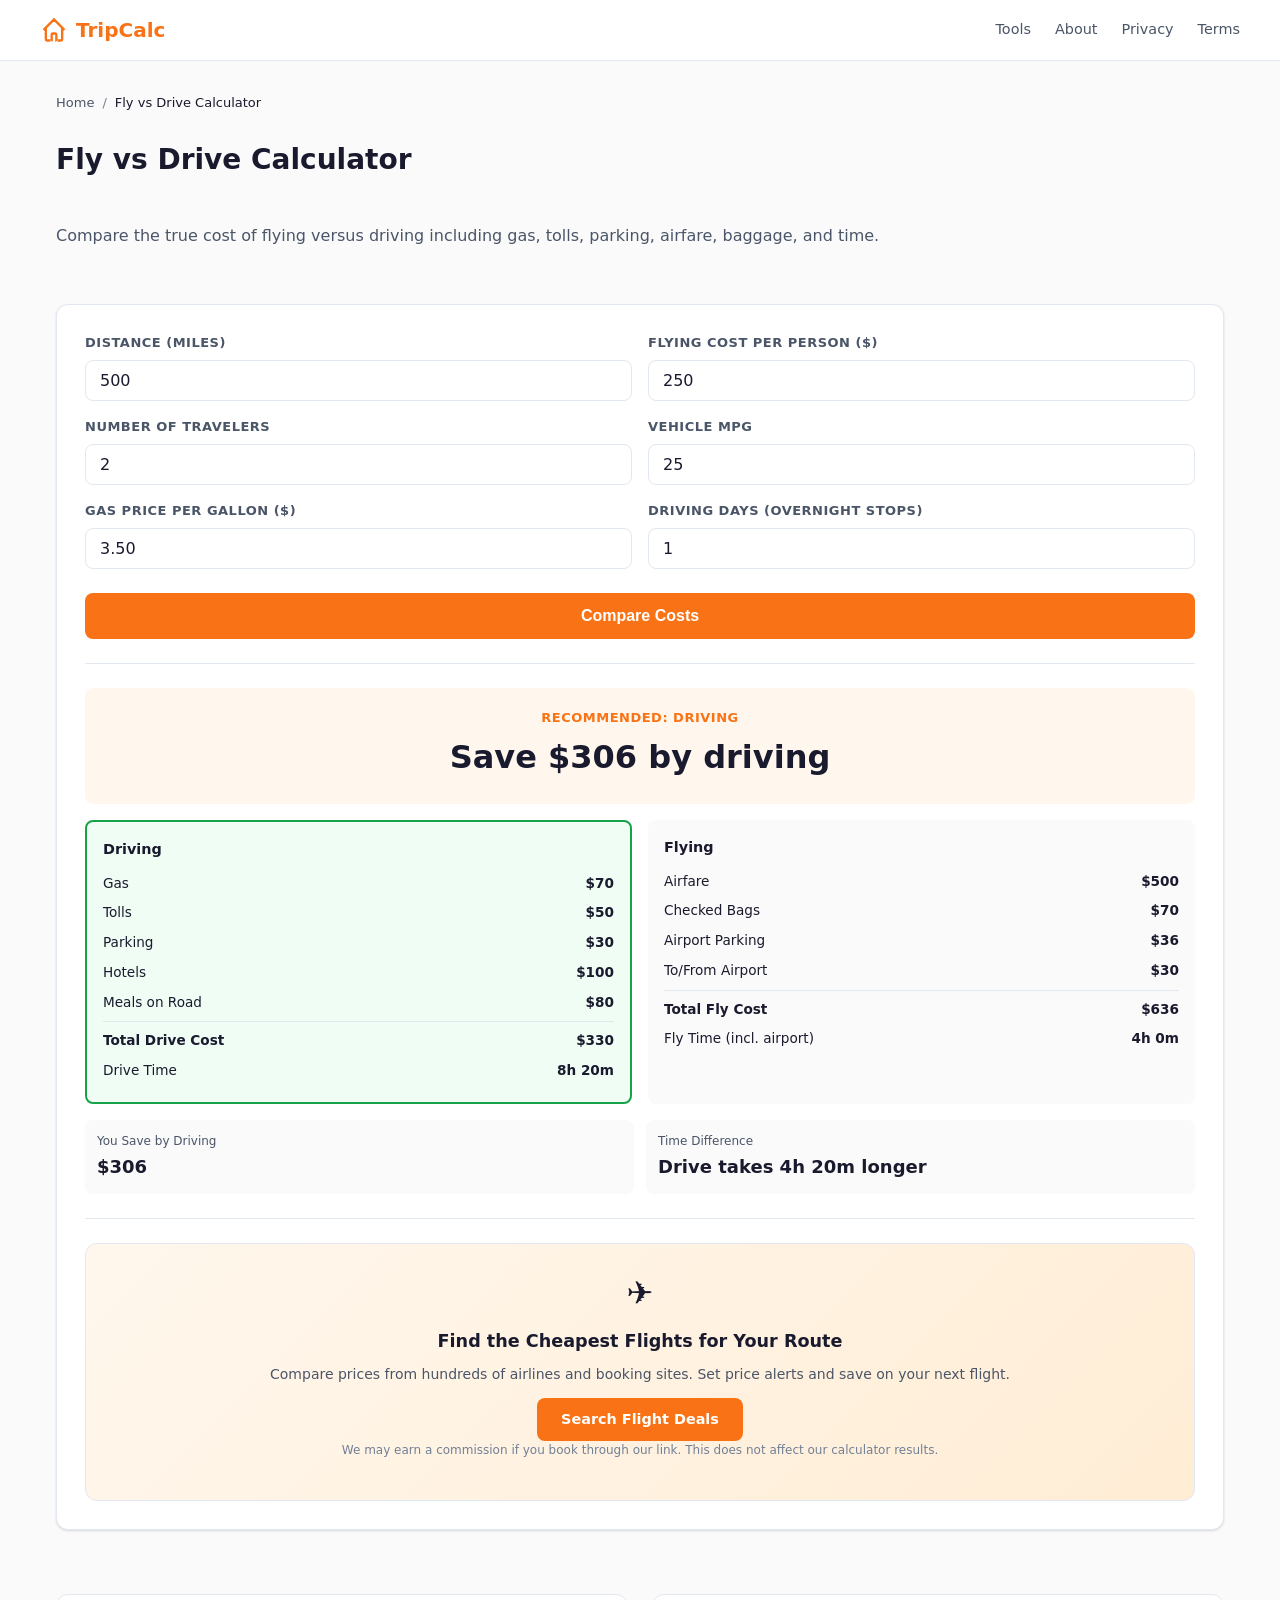
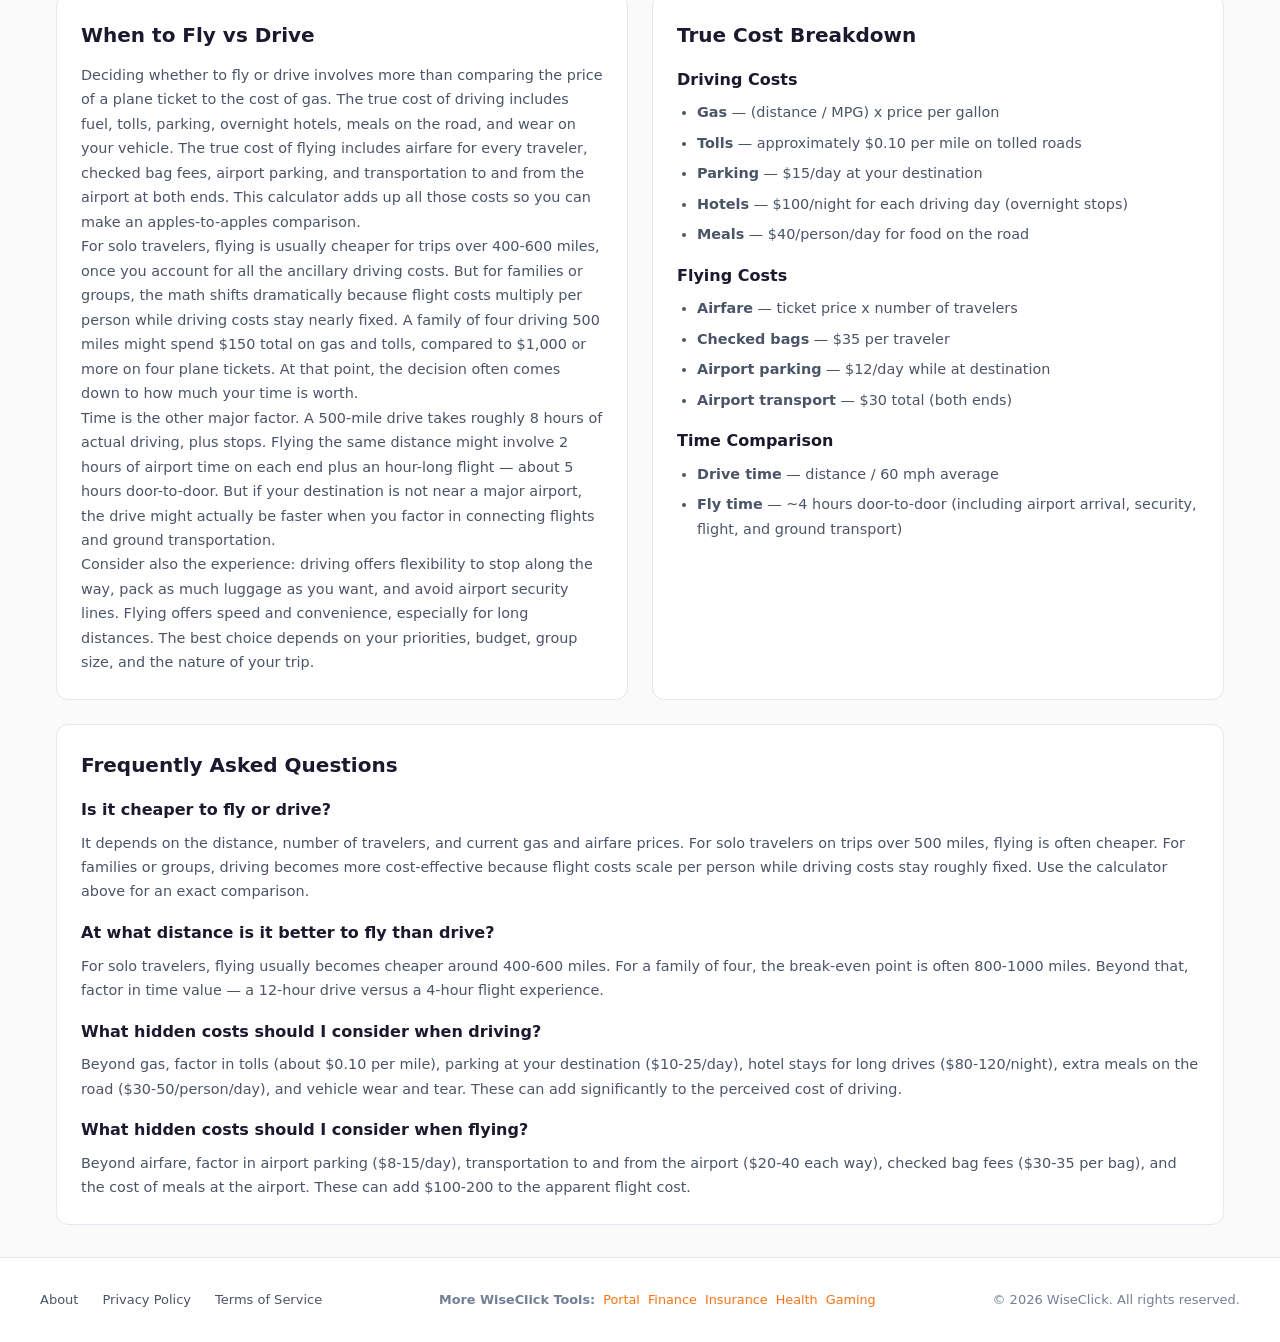
<file: fly-vs-drive-calculator/index.html>
<!DOCTYPE html>
<html lang="en">
<head>
  <meta charset="UTF-8">
  <link rel="icon" type="image/svg+xml" href="../favicon/favicon.svg">
  <meta name="viewport" content="width=device-width, initial-scale=1.0">
  <title>Fly vs Drive Calculator - Compare Travel Costs | TripCalc</title>
  <meta name="description" content="Should you fly or drive? Compare the true cost of flying vs driving including gas, tolls, parking, airfare, and time value.">
  <meta name="keywords" content="fly or drive calculator, fly vs drive, travel cost comparison, road trip cost, flight cost comparison, driving vs flying">
  <link rel="canonical" href="https://trip.wiseclick.site/fly-vs-drive-calculator/">
  <meta property="og:title" content="Fly vs Drive Calculator - Compare Travel Costs | TripCalc">
  <meta property="og:description" content="Should you fly or drive? Compare the true cost of flying vs driving including gas, tolls, parking, airfare, and time value.">
  <meta property="og:type" content="website">
  <link rel="stylesheet" href="../css/style.css">
  <script type="application/ld+json">
  {
    "@context": "https://schema.org",
    "@type": "WebApplication",
    "name": "Fly vs Drive Calculator",
    "description": "Compare the true cost of flying versus driving for any trip",
    "applicationCategory": "TravelApplication",
    "operatingSystem": "Any",
    "offers": { "@type": "Offer", "price": "0", "priceCurrency": "USD" }
  }
  </script>
  <script type="application/ld+json">
  {
    "@context": "https://schema.org",
    "@type": "FAQPage",
    "mainEntity": [
      {
        "@type": "Question",
        "name": "Is it cheaper to fly or drive?",
        "acceptedAnswer": {
          "@type": "Answer",
          "text": "It depends on the distance, number of travelers, and current gas and airfare prices. For solo travelers on trips over 500 miles, flying is often cheaper. For families or groups, driving becomes more cost-effective because flight costs scale per person while driving costs stay roughly fixed."
        }
      },
      {
        "@type": "Question",
        "name": "At what distance is it better to fly than drive?",
        "acceptedAnswer": {
          "@type": "Answer",
          "text": "For solo travelers, flying usually becomes cheaper around 400-600 miles. For a family of four, the break-even point is often 800-1000 miles. Beyond that, factor in time value — a 12-hour drive versus a 4-hour flight experience."
        }
      },
      {
        "@type": "Question",
        "name": "What hidden costs should I consider when driving?",
        "acceptedAnswer": {
          "@type": "Answer",
          "text": "Beyond gas, factor in tolls (about $0.10 per mile), parking at your destination ($10-25/day), hotel stays for long drives ($80-120/night), extra meals on the road ($30-50/person/day), and vehicle wear and tear."
        }
      },
      {
        "@type": "Question",
        "name": "What hidden costs should I consider when flying?",
        "acceptedAnswer": {
          "@type": "Answer",
          "text": "Beyond airfare, factor in airport parking ($8-15/day), transportation to and from the airport ($20-40 each way), checked bag fees ($30-35 per bag), and the cost of meals at the airport. These can add $100-200 to the apparent flight cost."
        }
      }
    ]
  }
  </script>
  <script type="application/ld+json">
  {
    "@context": "https://schema.org",
    "@type": "BreadcrumbList",
    "itemListElement": [
      { "@type": "ListItem", "position": 1, "name": "Home", "item": "https://trip.wiseclick.site/" },
      { "@type": "ListItem", "position": 2, "name": "Fly vs Drive Calculator", "item": "https://trip.wiseclick.site/fly-vs-drive-calculator/" }
    ]
  }
  </script>
</head>
<body>

  <header class="site-header">
    <div class="header-inner">
      <a href="/" class="site-logo">
        <svg viewBox="0 0 24 24" fill="none" stroke="currentColor" stroke-width="2" width="28" height="28">
          <path d="M3 12l2-2m0 0l7-7 7 7M5 10v10a1 1 0 001 1h3m10-11l2 2m-2-2v10a1 1 0 01-1 1h-3m-4 0a1 1 0 01-1-1v-4a1 1 0 011-1h2a1 1 0 011 1v4a1 1 0 01-1 1"/>
        </svg>
        TripCalc
      </a>
      <nav class="nav-links">
        <a href="/#tools">Tools</a>
        <a href="/about/">About</a>
        <a href="/privacy/">Privacy</a>
        <a href="/terms/">Terms</a>
      </nav>
      <button class="nav-toggle" onclick="document.querySelector('.nav-links').classList.toggle('open')" aria-label="Menu">
        <svg viewBox="0 0 24 24" fill="none" stroke="currentColor" stroke-width="2">
          <line x1="3" y1="6" x2="21" y2="6"/>
          <line x1="3" y1="12" x2="21" y2="12"/>
          <line x1="3" y1="18" x2="21" y2="18"/>
        </svg>
      </button>
    </div>
  </header>

  <main>
    <nav class="breadcrumb">
      <a href="/">Home</a> / <span>Fly vs Drive Calculator</span>
    </nav>

    <div class="calc-page">
      <h1>Fly vs Drive Calculator</h1>
      <p class="subtitle">Compare the true cost of flying versus driving including gas, tolls, parking, airfare, baggage, and time.</p>

      <div class="calc-tool">
        <form class="calc-form" id="flydrive-form" onsubmit="return false;">
          <div class="form-group">
            <label for="distance">Distance (miles)</label>
            <input type="number" id="distance" value="500" min="1" max="10000">
          </div>
          <div class="form-group">
            <label for="fly-cost">Flying Cost per Person ($)</label>
            <input type="number" id="fly-cost" value="250" min="0" step="10">
          </div>
          <div class="form-group">
            <label for="num-travelers">Number of Travelers</label>
            <input type="number" id="num-travelers" value="2" min="1" max="6">
          </div>
          <div class="form-group">
            <label for="mpg">Vehicle MPG</label>
            <input type="number" id="mpg" value="25" min="5" max="60">
          </div>
          <div class="form-group">
            <label for="gas-price">Gas Price per Gallon ($)</label>
            <input type="number" id="gas-price" value="3.50" min="0.5" max="10" step="0.1">
          </div>
          <div class="form-group">
            <label for="driving-days">Driving Days (overnight stops)</label>
            <input type="number" id="driving-days" value="1" min="0" max="10">
          </div>
          <button type="button" class="btn-calculate" onclick="calculateFlyDrive()">Compare Costs</button>
        </form>

        <div class="calc-results" id="results">
          <div class="result-highlight">
            <div class="label" id="winner-label">Recommended Option</div>
            <div class="value" id="winner-text">-</div>
          </div>

          <div class="comparison-grid">
            <div class="comparison-column" id="drive-column">
              <h4>Driving</h4>
              <div class="metric"><span>Gas</span><span class="val" id="d-gas">$0</span></div>
              <div class="metric"><span>Tolls</span><span class="val" id="d-tolls">$0</span></div>
              <div class="metric"><span>Parking</span><span class="val" id="d-parking">$0</span></div>
              <div class="metric"><span>Hotels</span><span class="val" id="d-hotels">$0</span></div>
              <div class="metric"><span>Meals on Road</span><span class="val" id="d-meals">$0</span></div>
              <div class="metric" style="border-top:1px solid var(--border);padding-top:0.5rem;margin-top:0.25rem"><strong>Total Drive Cost</strong><span class="val" id="d-total">$0</span></div>
              <div class="metric"><span>Drive Time</span><span class="val" id="d-time">-</span></div>
            </div>
            <div class="comparison-column" id="fly-column">
              <h4>Flying</h4>
              <div class="metric"><span>Airfare</span><span class="val" id="f-airfare">$0</span></div>
              <div class="metric"><span>Checked Bags</span><span class="val" id="f-bags">$0</span></div>
              <div class="metric"><span>Airport Parking</span><span class="val" id="f-parking">$0</span></div>
              <div class="metric"><span>To/From Airport</span><span class="val" id="f-transport">$0</span></div>
              <div class="metric" style="border-top:1px solid var(--border);padding-top:0.5rem;margin-top:0.25rem"><strong>Total Fly Cost</strong><span class="val" id="f-total">$0</span></div>
              <div class="metric"><span>Fly Time (incl. airport)</span><span class="val" id="f-time">-</span></div>
            </div>
          </div>

          <div class="result-details" style="margin-top:1rem">
            <div class="result-item">
              <div class="label">You Save by Driving</div>
              <div class="value" id="savings">$0</div>
            </div>
            <div class="result-item">
              <div class="label">Time Difference</div>
              <div class="value" id="time-diff">-</div>
            </div>
          </div>
        </div>

        <div class="cta-section">
          <div class="cta-card">
            <div class="cta-icon">✈️</div>
            <h3>Find the Cheapest Flights for Your Route</h3>
            <p>Compare prices from hundreds of airlines and booking sites. Set price alerts and save on your next flight.</p>
            <a href="https://www.tkqlhce.com/click-101753620-15796145" class="cta-button" target="_blank" rel="noopener sponsored">Search Flight Deals</a>
            <p class="affiliate-disclosure">We may earn a commission if you book through our link. This does not affect our calculator results.</p>
          </div>
        </div>
      </div>

      <div class="seo-content">
        <div class="seo-block">
          <h2>When to Fly vs Drive</h2>
          <p>Deciding whether to fly or drive involves more than comparing the price of a plane ticket to the cost of gas. The true cost of driving includes fuel, tolls, parking, overnight hotels, meals on the road, and wear on your vehicle. The true cost of flying includes airfare for every traveler, checked bag fees, airport parking, and transportation to and from the airport at both ends. This calculator adds up all those costs so you can make an apples-to-apples comparison.</p>
          <p>For solo travelers, flying is usually cheaper for trips over 400-600 miles, once you account for all the ancillary driving costs. But for families or groups, the math shifts dramatically because flight costs multiply per person while driving costs stay nearly fixed. A family of four driving 500 miles might spend $150 total on gas and tolls, compared to $1,000 or more on four plane tickets. At that point, the decision often comes down to how much your time is worth.</p>
          <p>Time is the other major factor. A 500-mile drive takes roughly 8 hours of actual driving, plus stops. Flying the same distance might involve 2 hours of airport time on each end plus an hour-long flight — about 5 hours door-to-door. But if your destination is not near a major airport, the drive might actually be faster when you factor in connecting flights and ground transportation.</p>
          <p>Consider also the experience: driving offers flexibility to stop along the way, pack as much luggage as you want, and avoid airport security lines. Flying offers speed and convenience, especially for long distances. The best choice depends on your priorities, budget, group size, and the nature of your trip.</p>
        </div>
        <div class="seo-block">
          <h2>True Cost Breakdown</h2>
          <h3>Driving Costs</h3>
          <ul>
            <li><strong>Gas</strong> — (distance / MPG) x price per gallon</li>
            <li><strong>Tolls</strong> — approximately $0.10 per mile on tolled roads</li>
            <li><strong>Parking</strong> — $15/day at your destination</li>
            <li><strong>Hotels</strong> — $100/night for each driving day (overnight stops)</li>
            <li><strong>Meals</strong> — $40/person/day for food on the road</li>
          </ul>
          <h3>Flying Costs</h3>
          <ul>
            <li><strong>Airfare</strong> — ticket price x number of travelers</li>
            <li><strong>Checked bags</strong> — $35 per traveler</li>
            <li><strong>Airport parking</strong> — $12/day while at destination</li>
            <li><strong>Airport transport</strong> — $30 total (both ends)</li>
          </ul>
          <h3>Time Comparison</h3>
          <ul>
            <li><strong>Drive time</strong> — distance / 60 mph average</li>
            <li><strong>Fly time</strong> — ~4 hours door-to-door (including airport arrival, security, flight, and ground transport)</li>
          </ul>
        </div>
        <div class="seo-block full-width">
          <h2>Frequently Asked Questions</h2>
          <h3>Is it cheaper to fly or drive?</h3>
          <p>It depends on the distance, number of travelers, and current gas and airfare prices. For solo travelers on trips over 500 miles, flying is often cheaper. For families or groups, driving becomes more cost-effective because flight costs scale per person while driving costs stay roughly fixed. Use the calculator above for an exact comparison.</p>
          <h3>At what distance is it better to fly than drive?</h3>
          <p>For solo travelers, flying usually becomes cheaper around 400-600 miles. For a family of four, the break-even point is often 800-1000 miles. Beyond that, factor in time value — a 12-hour drive versus a 4-hour flight experience.</p>
          <h3>What hidden costs should I consider when driving?</h3>
          <p>Beyond gas, factor in tolls (about $0.10 per mile), parking at your destination ($10-25/day), hotel stays for long drives ($80-120/night), extra meals on the road ($30-50/person/day), and vehicle wear and tear. These can add significantly to the perceived cost of driving.</p>
          <h3>What hidden costs should I consider when flying?</h3>
          <p>Beyond airfare, factor in airport parking ($8-15/day), transportation to and from the airport ($20-40 each way), checked bag fees ($30-35 per bag), and the cost of meals at the airport. These can add $100-200 to the apparent flight cost.</p>
        </div>
      </div>
    </div>
  </main>

  <footer class="site-footer">
    <div class="footer-inner">
      <ul class="footer-links">
        <li><a href="/about/">About</a></li>
        <li><a href="/privacy/">Privacy Policy</a></li>
        <li><a href="/terms/">Terms of Service</a></li>
      </ul>
      <div class="cross-site-links"><span>More WiseClick Tools:</span><a href="https://wiseclick.site/" target="_blank" rel="noopener">Portal</a><a href="https://calc.wiseclick.site/" target="_blank" rel="noopener">Finance</a><a href="https://insure.wiseclick.site/" target="_blank" rel="noopener">Insurance</a><a href="https://fit.wiseclick.site/" target="_blank" rel="noopener">Health</a><a href="https://game.wiseclick.site/" target="_blank" rel="noopener">Gaming</a></div>
      <p class="footer-copy">&copy; 2026 WiseClick. All rights reserved.</p>
    </div>
  </footer>

  <script>
  function calculateFlyDrive() {
    const distance = parseFloat(document.getElementById('distance').value);
    const flyCostPerPerson = parseFloat(document.getElementById('fly-cost').value);
    const travelers = parseInt(document.getElementById('num-travelers').value);
    const mpg = parseFloat(document.getElementById('mpg').value);
    const gasPrice = parseFloat(document.getElementById('gas-price').value);
    const drivingDays = parseInt(document.getElementById('driving-days').value);

    if (!distance || !flyCostPerPerson || !travelers || !mpg || !gasPrice) return;

    // Driving costs
    const gas = (distance / mpg) * gasPrice;
    const tolls = distance * 0.10;
    const parking = 15 * Math.ceil(distance / 300); // days at destination ~ 1 day per 300 miles
    const hotels = 100 * drivingDays;
    const meals = 40 * travelers * drivingDays;
    const totalDrive = gas + tolls + parking + hotels + meals;

    // Flying costs - estimate trip days from distance
    const tripDays = Math.max(2, Math.ceil(distance / 200));
    const airfare = flyCostPerPerson * travelers;
    const bags = 35 * travelers;
    const airportParking = 12 * tripDays;
    const airportTransport = 30;
    const totalFly = airfare + bags + airportParking + airportTransport;

    // Time
    const driveHours = distance / 60;
    const flyHours = 4;
    const timeDiff = driveHours - flyHours;

    const winner = totalDrive <= totalFly ? 'drive' : 'fly';
    const savings = Math.abs(totalDrive - totalFly);

    const fmt = v => '$' + v.toLocaleString('en-US', { minimumFractionDigits: 0, maximumFractionDigits: 0 });
    const fmtTime = h => {
      const hours = Math.floor(h);
      const mins = Math.round((h - hours) * 60);
      return hours + 'h ' + mins + 'm';
    };

    // Drive breakdown
    document.getElementById('d-gas').textContent = fmt(gas);
    document.getElementById('d-tolls').textContent = fmt(tolls);
    document.getElementById('d-parking').textContent = fmt(parking);
    document.getElementById('d-hotels').textContent = fmt(hotels);
    document.getElementById('d-meals').textContent = fmt(meals);
    document.getElementById('d-total').textContent = fmt(totalDrive);
    document.getElementById('d-time').textContent = fmtTime(driveHours);

    // Fly breakdown
    document.getElementById('f-airfare').textContent = fmt(airfare);
    document.getElementById('f-bags').textContent = fmt(bags);
    document.getElementById('f-parking').textContent = fmt(airportParking);
    document.getElementById('f-transport').textContent = fmt(airportTransport);
    document.getElementById('f-total').textContent = fmt(totalFly);
    document.getElementById('f-time').textContent = fmtTime(flyHours);

    // Winner highlight
    const driveCol = document.getElementById('drive-column');
    const flyCol = document.getElementById('fly-column');
    driveCol.classList.remove('winner');
    flyCol.classList.remove('winner');

    if (winner === 'drive') {
      driveCol.classList.add('winner');
      document.getElementById('winner-label').textContent = 'Recommended: Driving';
      document.getElementById('winner-text').textContent = 'Save ' + fmt(savings) + ' by driving';
      document.getElementById('savings').textContent = fmt(savings);
    } else {
      flyCol.classList.add('winner');
      document.getElementById('winner-label').textContent = 'Recommended: Flying';
      document.getElementById('winner-text').textContent = 'Save ' + fmt(savings) + ' by flying';
      document.getElementById('savings').textContent = fmt(savings);
    }

    document.getElementById('time-diff').textContent = winner === 'drive'
      ? 'Drive takes ' + fmtTime(timeDiff) + ' longer'
      : 'Drive takes ' + fmtTime(timeDiff) + ' longer';

    document.getElementById('results').classList.add('visible');
  }

  calculateFlyDrive();
  </script>
</body>
</html>
</file>
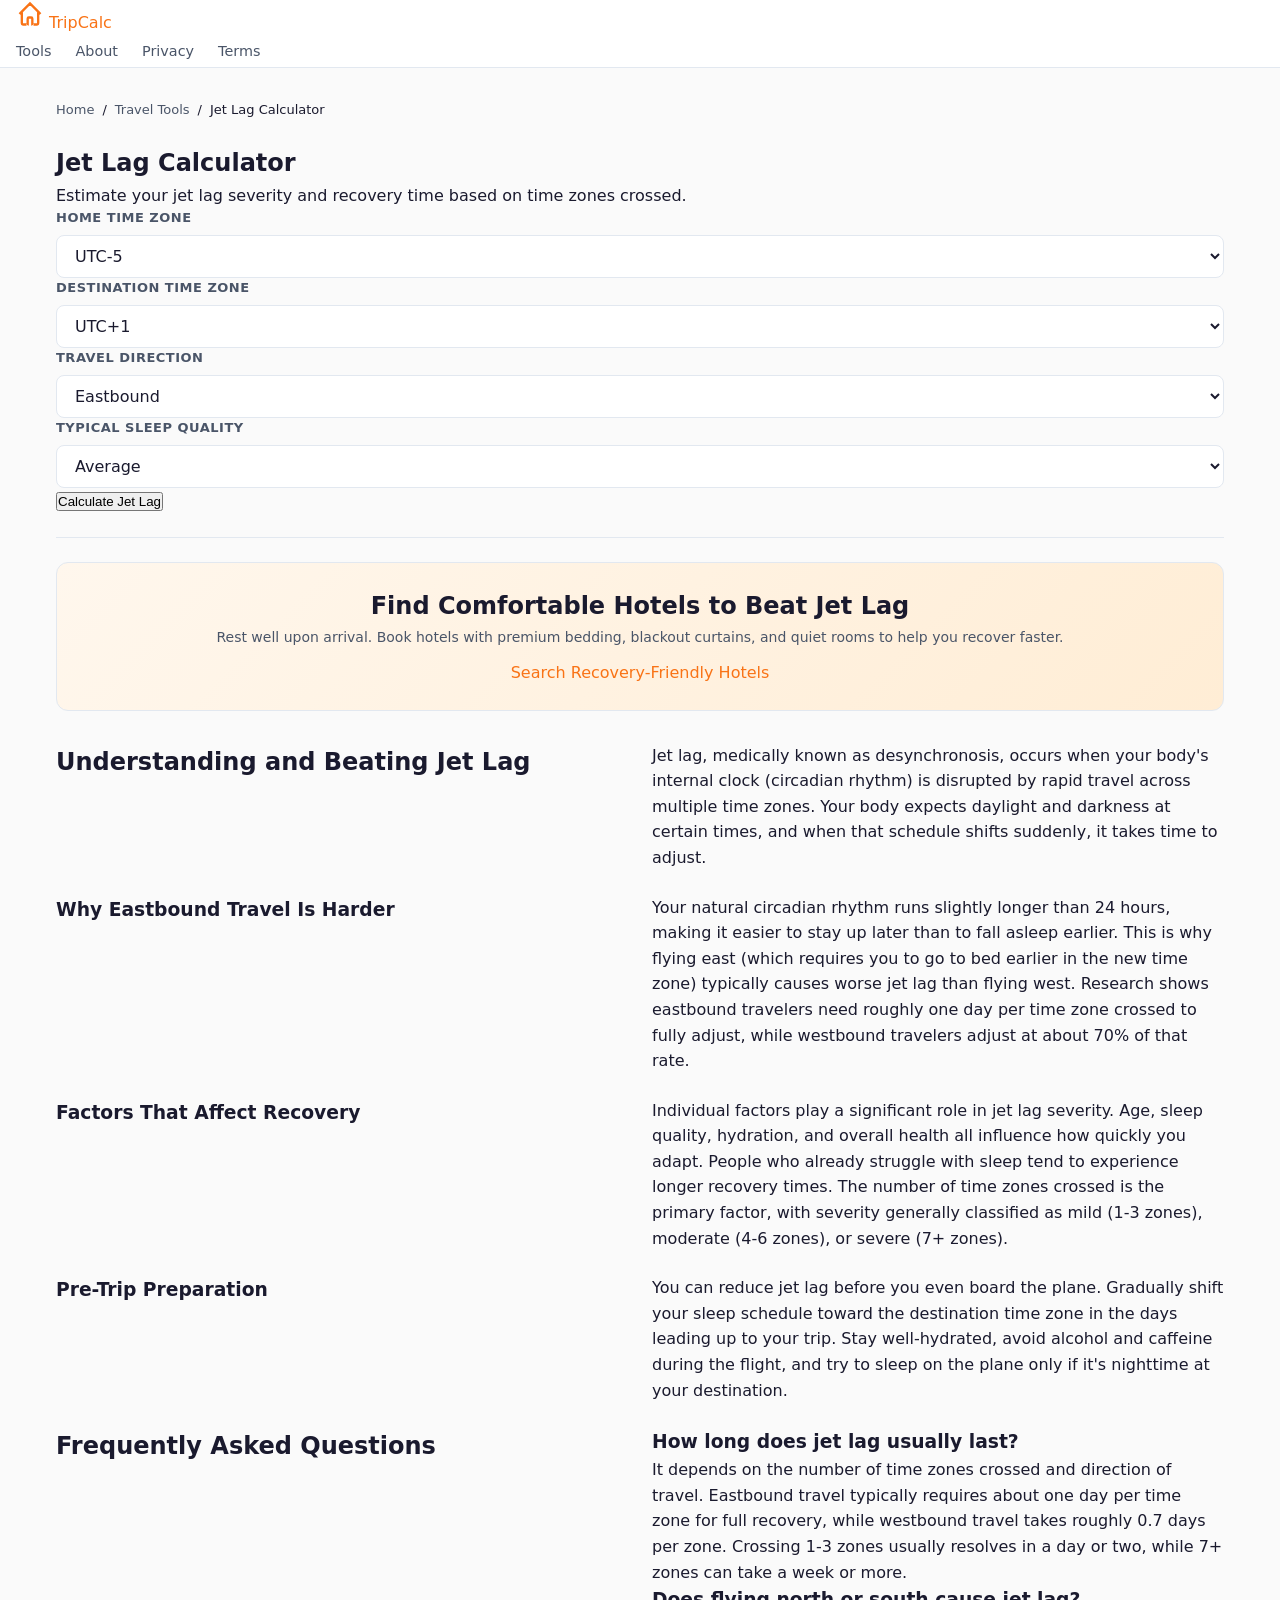
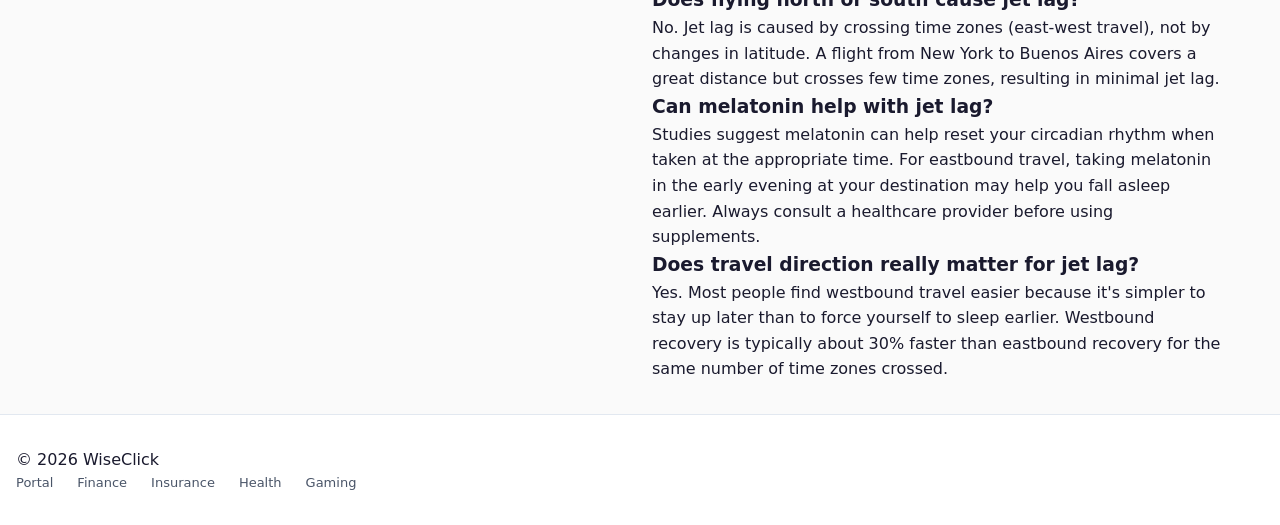
<file: jet-lag-calculator/index.html>
<!DOCTYPE html>
<html lang="en">
<head>
    <meta charset="UTF-8">
    <meta name="viewport" content="width=device-width, initial-scale=1.0">
    <title>Jet Lag Calculator - Estimate Recovery Time | TripCalc</title>
    <meta name="description" content="Free jet lag calculator. Estimate your jet lag severity and recovery time based on time zones crossed. Get tips to minimize symptoms.">
    <meta name="robots" content="index, follow">
    <link rel="canonical" href="https://wiseclick.tools/travel-tools/jet-lag-calculator/">
    <link rel="stylesheet" href="../css/style.css">
    <script type="application/ld+json">
    {
        "@context": "https://schema.org",
        "@type": "BreadcrumbList",
        "itemListElement": [
            {
                "@type": "ListItem",
                "position": 1,
                "name": "Home",
                "item": "https://wiseclick.tools/"
            },
            {
                "@type": "ListItem",
                "position": 2,
                "name": "Travel Tools",
                "item": "https://wiseclick.tools/travel-tools/"
            },
            {
                "@type": "ListItem",
                "position": 3,
                "name": "Jet Lag Calculator"
            }
        ]
    }
    </script>
</head>
<body>
    <header class="site-header">
        <div class="container">
            <a href="../" class="logo">
                <svg viewBox="0 0 24 24" fill="none" stroke="currentColor" stroke-width="2" width="28" height="28"><path d="M3 12l2-2m0 0l7-7 7 7M5 10v10a1 1 0 001 1h3m10-11l2 2m-2-2v10a1 1 0 01-1 1h-3m-4 0a1 1 0 01-1-1v-4a1 1 0 011-1h2a1 1 0 011 1v4a1 1 0 01-1 1"/></svg>
                TripCalc
            </a>
            <button class="nav-toggle" onclick="document.querySelector('.nav-links').classList.toggle('open')" aria-label="Menu">
                <svg viewBox="0 0 24 24" fill="none" stroke="currentColor" stroke-width="2" width="24" height="24"><path d="M4 6h16M4 12h16M4 18h16"/></svg>
            </button>
            <nav class="nav-links">
                <a href="../">Tools</a>
                <a href="../about/">About</a>
                <a href="../privacy/">Privacy</a>
                <a href="../terms/">Terms</a>
            </nav>
        </div>
    </header>

    <main class="container">
        <nav class="breadcrumb" aria-label="Breadcrumb">
            <a href="https://wiseclick.tools/">Home</a>
            <span>/</span>
            <a href="https://wiseclick.tools/travel-tools/">Travel Tools</a>
            <span>/</span>
            <span>Jet Lag Calculator</span>
        </nav>

        <section class="calculator-section">
            <h1>Jet Lag Calculator</h1>
            <p class="subtitle">Estimate your jet lag severity and recovery time based on time zones crossed.</p>

            <div class="calculator-card">
                <div class="form-group">
                    <label for="home-tz">Home Time Zone</label>
                    <select id="home-tz" class="form-input"></select>
                </div>
                <div class="form-group">
                    <label for="dest-tz">Destination Time Zone</label>
                    <select id="dest-tz" class="form-input"></select>
                </div>
                <div class="form-group">
                    <label for="direction">Travel Direction</label>
                    <select id="direction" class="form-input">
                        <option value="east">Eastbound</option>
                        <option value="west">Westbound</option>
                    </select>
                </div>
                <div class="form-group">
                    <label for="sleep">Typical Sleep Quality</label>
                    <select id="sleep" class="form-input">
                        <option value="good">Good</option>
                        <option value="average" selected>Average</option>
                        <option value="poor">Poor</option>
                    </select>
                </div>

                <button onclick="calculateJetLag()" class="btn btn-primary">Calculate Jet Lag</button>
            </div>

            <div id="results" class="results-section" style="display:none;">
                <h2>Your Jet Lag Estimate</h2>
                <div class="result-card">
                    <div class="result-highlight">
                        <span class="result-label">Time Zones Crossed</span>
                        <span id="tz-crossed" class="result-value">0</span>
                    </div>
                    <div class="result-highlight">
                        <span class="result-label">Severity</span>
                        <span id="severity" class="result-value">Mild</span>
                    </div>
                    <div class="result-highlight">
                        <span class="result-label">Estimated Recovery</span>
                        <span id="recovery" class="result-value">0 days</span>
                    </div>
                </div>

                <div id="tips-section" class="tips-section">
                    <h3>Tips to Minimize Jet Lag</h3>
                    <ul id="tips-list" class="tips-list"></ul>
                </div>
            </div>
        </section>

        <section class="cta-section">
            <div class="cta-card">
                <h2>Find Comfortable Hotels to Beat Jet Lag</h2>
                <p>Rest well upon arrival. Book hotels with premium bedding, blackout curtains, and quiet rooms to help you recover faster.</p>
                <a href="https://www.tkqlhce.com/click-101753620-15796145" class="btn btn-cta" rel="nofollow sponsored">Search Recovery-Friendly Hotels</a>
            </div>
        </section>

        <section class="seo-content">
            <h2>Understanding and Beating Jet Lag</h2>
            <p>Jet lag, medically known as desynchronosis, occurs when your body's internal clock (circadian rhythm) is disrupted by rapid travel across multiple time zones. Your body expects daylight and darkness at certain times, and when that schedule shifts suddenly, it takes time to adjust.</p>
            <h3>Why Eastbound Travel Is Harder</h3>
            <p>Your natural circadian rhythm runs slightly longer than 24 hours, making it easier to stay up later than to fall asleep earlier. This is why flying east (which requires you to go to bed earlier in the new time zone) typically causes worse jet lag than flying west. Research shows eastbound travelers need roughly one day per time zone crossed to fully adjust, while westbound travelers adjust at about 70% of that rate.</p>
            <h3>Factors That Affect Recovery</h3>
            <p>Individual factors play a significant role in jet lag severity. Age, sleep quality, hydration, and overall health all influence how quickly you adapt. People who already struggle with sleep tend to experience longer recovery times. The number of time zones crossed is the primary factor, with severity generally classified as mild (1-3 zones), moderate (4-6 zones), or severe (7+ zones).</p>
            <h3>Pre-Trip Preparation</h3>
            <p>You can reduce jet lag before you even board the plane. Gradually shift your sleep schedule toward the destination time zone in the days leading up to your trip. Stay well-hydrated, avoid alcohol and caffeine during the flight, and try to sleep on the plane only if it's nighttime at your destination.</p>

            <h2>Frequently Asked Questions</h2>
            <div class="faq-list">
                <div class="faq-item">
                    <h3>How long does jet lag usually last?</h3>
                    <p>It depends on the number of time zones crossed and direction of travel. Eastbound travel typically requires about one day per time zone for full recovery, while westbound travel takes roughly 0.7 days per zone. Crossing 1-3 zones usually resolves in a day or two, while 7+ zones can take a week or more.</p>
                </div>
                <div class="faq-item">
                    <h3>Does flying north or south cause jet lag?</h3>
                    <p>No. Jet lag is caused by crossing time zones (east-west travel), not by changes in latitude. A flight from New York to Buenos Aires covers a great distance but crosses few time zones, resulting in minimal jet lag.</p>
                </div>
                <div class="faq-item">
                    <h3>Can melatonin help with jet lag?</h3>
                    <p>Studies suggest melatonin can help reset your circadian rhythm when taken at the appropriate time. For eastbound travel, taking melatonin in the early evening at your destination may help you fall asleep earlier. Always consult a healthcare provider before using supplements.</p>
                </div>
                <div class="faq-item">
                    <h3>Does travel direction really matter for jet lag?</h3>
                    <p>Yes. Most people find westbound travel easier because it's simpler to stay up later than to force yourself to sleep earlier. Westbound recovery is typically about 30% faster than eastbound recovery for the same number of time zones crossed.</p>
                </div>
            </div>
        </section>
    </main>

    <footer class="site-footer">
        <div class="container">
            <p>&copy; 2026 WiseClick</p>
            <div class="footer-links">
                <a href="https://wiseclick.tools/">Portal</a>
                <a href="https://wiseclick.tools/finance/">Finance</a>
                <a href="https://wiseclick.tools/insurance/">Insurance</a>
                <a href="https://wiseclick.tools/health/">Health</a>
                <a href="https://wiseclick.tools/gaming/">Gaming</a>
            </div>
        </div>
    </footer>

    <script>
        // Populate time zone selects
        function populateTimeZones() {
            const homeSelect = document.getElementById('home-tz');
            const destSelect = document.getElementById('dest-tz');
            for (let tz = -12; tz <= 12; tz++) {
                const label = tz === 0 ? 'UTC' : (tz > 0 ? 'UTC+' + tz : 'UTC' + tz);
                const optHome = document.createElement('option');
                optHome.value = tz;
                optHome.textContent = label;
                if (tz === -5) optHome.selected = true;
                homeSelect.appendChild(optHome);

                const optDest = document.createElement('option');
                optDest.value = tz;
                optDest.textContent = label;
                if (tz === 1) optDest.selected = true;
                destSelect.appendChild(optDest);
            }
        }

        function calculateJetLag() {
            const homeTz = parseInt(document.getElementById('home-tz').value);
            const destTz = parseInt(document.getElementById('dest-tz').value);
            const direction = document.getElementById('direction').value;
            const sleep = document.getElementById('sleep').value;

            const zonesCrossed = Math.abs(destTz - homeTz);

            // Severity
            let severityText, severityClass;
            if (zonesCrossed <= 3) {
                severityText = 'Mild';
                severityClass = 'severity-mild';
            } else if (zonesCrossed <= 6) {
                severityText = 'Moderate';
                severityClass = 'severity-moderate';
            } else {
                severityText = 'Severe';
                severityClass = 'severity-severe';
            }

            // Sleep factor
            const sleepFactors = { good: 0.8, average: 1.0, poor: 1.3 };
            const sleepFactor = sleepFactors[sleep];

            // Recovery days
            let recoveryDays;
            if (direction === 'east') {
                recoveryDays = zonesCrossed * sleepFactor;
            } else {
                recoveryDays = zonesCrossed * 0.7 * sleepFactor;
            }
            recoveryDays = Math.round(recoveryDays * 10) / 10;

            // Display results
            document.getElementById('tz-crossed').textContent = zonesCrossed;

            const severityEl = document.getElementById('severity');
            severityEl.textContent = severityText;
            severityEl.className = 'result-value ' + severityClass;

            const daysText = recoveryDays === 1 ? '1 day' : recoveryDays + ' days';
            document.getElementById('recovery').textContent = zonesCrossed === 0 ? '0 days' : daysText;

            // Tips
            const tips = [];
            if (zonesCrossed === 0) {
                tips.push('No time zone change detected. Adjust your selections to see jet lag estimates.');
            } else {
                if (direction === 'east') {
                    tips.push('Go to bed 30-60 minutes earlier each night for a few days before departure to pre-adjust your clock.');
                    tips.push('Get bright light exposure in the morning at your destination to help shift your rhythm forward.');
                    tips.push('Avoid napping upon arrival. Stay active until a reasonable local bedtime.');
                } else {
                    tips.push('Stay up a bit later than usual before departure to help shift your clock westward.');
                    tips.push('Get bright light exposure in the evening at your destination to help delay your rhythm.');
                    tips.push('A short nap (20-30 min) upon arrival is okay, but avoid long naps that can delay adaptation.');
                }
                tips.push('Stay hydrated throughout the flight. Drink water frequently and avoid alcohol and excess caffeine.');
                if (zonesCrossed >= 7) {
                    tips.push('For severe jet lag, consider consulting a doctor about melatonin supplementation to help reset your sleep cycle.');
                }
            }

            const tipsList = document.getElementById('tips-list');
            tipsList.innerHTML = '';
            tips.forEach(tip => {
                const li = document.createElement('li');
                li.textContent = tip;
                tipsList.appendChild(li);
            });

            document.getElementById('results').style.display = 'block';
            document.getElementById('results').scrollIntoView({ behavior: 'smooth' });
        }

        populateTimeZones();
    </script>
</body>
</html>
</file>
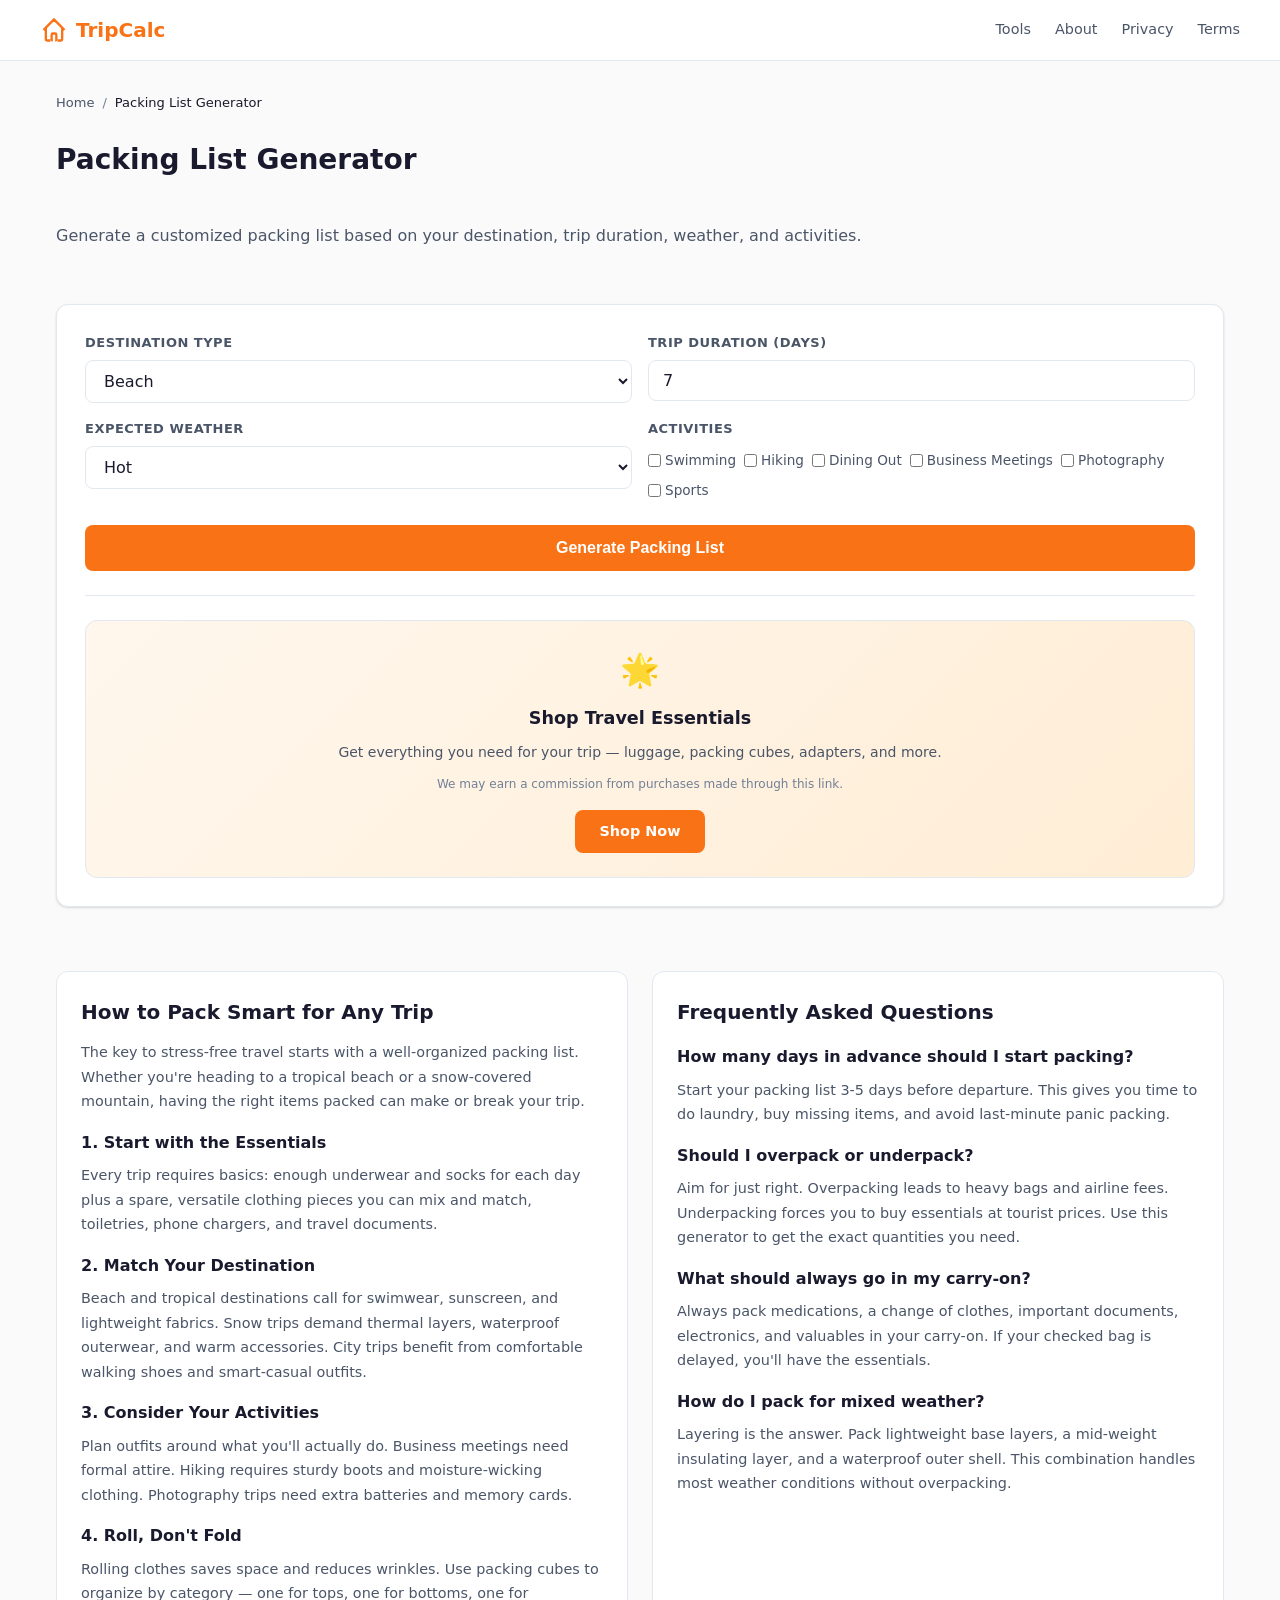
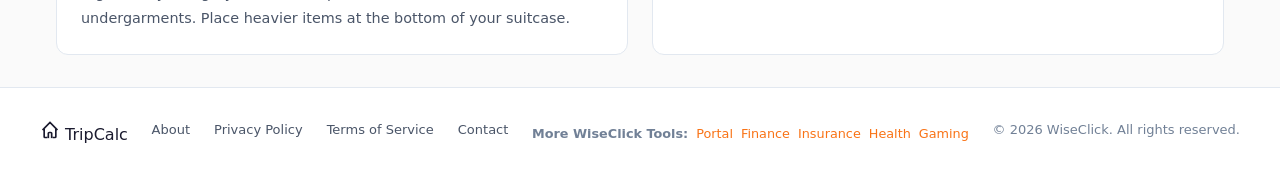
<file: packing-list-generator/index.html>
<!DOCTYPE html>
<html lang="en">
<head>
  <meta charset="UTF-8">
  <link rel="icon" type="image/svg+xml" href="../favicon/favicon.svg">
  <meta name="viewport" content="width=device-width, initial-scale=1.0">
  <title>Packing List Generator - Custom Travel Packing Checklist | TripCalc</title>
  <meta name="description" content="Generate a customized packing list based on your destination, trip duration, weather, and activities. Never forget essential items again.">
  <meta name="keywords" content="packing list generator, travel packing checklist, trip packing list, vacation packing, business trip packing">
  <link rel="canonical" href="https://trip.wiseclick.site/packing-list-generator/">
  <meta property="og:title" content="Packing List Generator - Custom Travel Packing Checklist">
  <meta property="og:description" content="Generate a customized packing list based on your destination, trip duration, weather, and activities.">
  <meta property="og:type" content="website">
  <meta property="og:url" content="https://trip.wiseclick.site/packing-list-generator/">
  <link rel="stylesheet" href="../css/style.css">
  <script type="application/ld+json">
  {
    "@context": "https://schema.org",
    "@type": "WebApplication",
    "name": "Packing List Generator",
    "description": "Generate a customized packing list based on your destination, trip duration, weather, and activities",
    "applicationCategory": "TravelApplication",
    "operatingSystem": "Any",
    "offers": { "@type": "Offer", "price": "0", "priceCurrency": "USD" }
  }
  </script>
  <script type="application/ld+json">
  {
    "@context": "https://schema.org",
    "@type": "FAQPage",
    "mainEntity": [
      {
        "@type": "Question",
        "name": "How do I create a packing list for my trip?",
        "acceptedAnswer": {
          "@type": "Answer",
          "text": "Enter your destination type, trip duration, expected weather, and planned activities into the generator. It will create a customized checklist with the exact quantities of clothing, toiletries, and gear you need."
        }
      },
      {
        "@type": "Question",
        "name": "How many outfits should I pack for a week-long trip?",
        "acceptedAnswer": {
          "@type": "Answer",
          "text": "For a 7-day trip, pack 8 pairs of underwear, 7 pairs of socks, 4-5 t-shirts, 3 pairs of pants, and 1 set of pajamas. Add activity-specific items like swimwear or formal wear as needed."
        }
      },
      {
        "@type": "Question",
        "name": "What should I never forget when packing?",
        "acceptedAnswer": {
          "@type": "Answer",
          "text": "Essentials include: phone charger, travel adapter (for international trips), toiletries, medications, important documents (passport, ID, tickets), and a first aid kit."
        }
      },
      {
        "@type": "Question",
        "name": "Should I pack differently for cold vs warm destinations?",
        "acceptedAnswer": {
          "@type": "Answer",
          "text": "Yes. For cold weather, prioritize thermal layers, a warm jacket, gloves, and a scarf. For warm weather, focus on lightweight clothing, sunscreen, sunglasses, and a hat."
        }
      }
    ]
  }
  </script>
  <script type="application/ld+json">
  {
    "@context": "https://schema.org",
    "@type": "BreadcrumbList",
    "itemListElement": [
      { "@type": "ListItem", "position": 1, "name": "Home", "item": "https://trip.wiseclick.site/" },
      { "@type": "ListItem", "position": 2, "name": "Packing List Generator", "item": "https://trip.wiseclick.site/packing-list-generator/" }
    ]
  }
  </script>
</head>
<body>

  <header class="site-header">
    <div class="header-inner">
      <a href="/" class="site-logo">
        <svg viewBox="0 0 24 24" fill="none" stroke="currentColor" stroke-width="2" width="28" height="28"><path d="M3 12l2-2m0 0l7-7 7 7M5 10v10a1 1 0 001 1h3m10-11l2 2m-2-2v10a1 1 0 01-1 1h-3m-4 0a1 1 0 01-1-1v-4a1 1 0 011-1h2a1 1 0 011 1v4a1 1 0 01-1 1"/></svg>
        TripCalc
      </a>
      <nav class="nav-links">
        <a href="/#tools">Tools</a>
        <a href="/about/">About</a>
        <a href="/privacy/">Privacy</a>
        <a href="/terms/">Terms</a>
      </nav>
      <button class="nav-toggle" onclick="document.querySelector('.nav-links').classList.toggle('open')" aria-label="Menu">
        <svg viewBox="0 0 24 24" fill="none" stroke="currentColor" stroke-width="2"><line x1="3" y1="6" x2="21" y2="6"/><line x1="3" y1="12" x2="21" y2="12"/><line x1="3" y1="18" x2="21" y2="18"/></svg>
      </button>
    </div>
  </header>

  <main>
    <nav class="breadcrumb">
      <a href="/">Home</a> / <span>Packing List Generator</span>
    </nav>

    <div class="calc-page">
      <h1>Packing List Generator</h1>
      <p class="subtitle">Generate a customized packing list based on your destination, trip duration, weather, and activities.</p>

      <div class="calc-tool">
        <form class="calc-form" id="packing-form" onsubmit="return false;">
          <div class="form-group">
            <label for="destination">Destination Type</label>
            <select id="destination">
              <option value="beach">Beach</option>
              <option value="city">City</option>
              <option value="mountains">Mountains</option>
              <option value="snow">Snow</option>
              <option value="desert">Desert</option>
              <option value="tropical">Tropical</option>
              <option value="business">Business</option>
            </select>
          </div>
          <div class="form-group">
            <label for="duration">Trip Duration (days)</label>
            <input type="number" id="duration" value="7" min="1" max="90">
          </div>
          <div class="form-group">
            <label for="weather">Expected Weather</label>
            <select id="weather">
              <option value="hot">Hot</option>
              <option value="warm">Warm</option>
              <option value="mild">Mild</option>
              <option value="cold">Cold</option>
              <option value="freezing">Freezing</option>
            </select>
          </div>
          <div class="form-group">
            <label>Activities</label>
            <div style="display:flex;flex-wrap:wrap;gap:0.5rem;margin-top:0.25rem;">
              <label style="display:flex;align-items:center;gap:0.25rem;font-size:0.85rem;font-weight:normal;text-transform:none;letter-spacing:0;"><input type="checkbox" value="swimming"> Swimming</label>
              <label style="display:flex;align-items:center;gap:0.25rem;font-size:0.85rem;font-weight:normal;text-transform:none;letter-spacing:0;"><input type="checkbox" value="hiking"> Hiking</label>
              <label style="display:flex;align-items:center;gap:0.25rem;font-size:0.85rem;font-weight:normal;text-transform:none;letter-spacing:0;"><input type="checkbox" value="dining"> Dining Out</label>
              <label style="display:flex;align-items:center;gap:0.25rem;font-size:0.85rem;font-weight:normal;text-transform:none;letter-spacing:0;"><input type="checkbox" value="business"> Business Meetings</label>
              <label style="display:flex;align-items:center;gap:0.25rem;font-size:0.85rem;font-weight:normal;text-transform:none;letter-spacing:0;"><input type="checkbox" value="photography"> Photography</label>
              <label style="display:flex;align-items:center;gap:0.25rem;font-size:0.85rem;font-weight:normal;text-transform:none;letter-spacing:0;"><input type="checkbox" value="sports"> Sports</label>
            </div>
          </div>
          <button type="button" class="btn-calculate" onclick="generatePackingList()">Generate Packing List</button>
        </form>

        <div class="calc-results" id="results">
          <div class="result-highlight">
            <div class="label">Total Items</div>
            <div class="value" id="total-items">0</div>
          </div>
          <div class="checklist-grid" id="checklist"></div>
        </div>

        <div class="cta-section">
          <div class="cta-card">
            <div class="cta-icon">&#127775;</div>
            <h3>Shop Travel Essentials</h3>
            <p>Get everything you need for your trip — luggage, packing cubes, adapters, and more.</p>
            <p class="affiliate-disclosure">We may earn a commission from purchases made through this link.</p>
            <a href="https://www.tkqlhce.com/click-101753620-15796145" class="cta-button" rel="nofollow sponsored">Shop Now</a>
          </div>
        </div>
      </div>

      <div class="seo-content">
        <div class="seo-block">
          <h2>How to Pack Smart for Any Trip</h2>
          <p>The key to stress-free travel starts with a well-organized packing list. Whether you're heading to a tropical beach or a snow-covered mountain, having the right items packed can make or break your trip.</p>
          <h3>1. Start with the Essentials</h3>
          <p>Every trip requires basics: enough underwear and socks for each day plus a spare, versatile clothing pieces you can mix and match, toiletries, phone chargers, and travel documents.</p>
          <h3>2. Match Your Destination</h3>
          <p>Beach and tropical destinations call for swimwear, sunscreen, and lightweight fabrics. Snow trips demand thermal layers, waterproof outerwear, and warm accessories. City trips benefit from comfortable walking shoes and smart-casual outfits.</p>
          <h3>3. Consider Your Activities</h3>
          <p>Plan outfits around what you'll actually do. Business meetings need formal attire. Hiking requires sturdy boots and moisture-wicking clothing. Photography trips need extra batteries and memory cards.</p>
          <h3>4. Roll, Don't Fold</h3>
          <p>Rolling clothes saves space and reduces wrinkles. Use packing cubes to organize by category — one for tops, one for bottoms, one for undergarments. Place heavier items at the bottom of your suitcase.</p>
        </div>
        <div class="seo-block">
          <h2>Frequently Asked Questions</h2>
          <h3>How many days in advance should I start packing?</h3>
          <p>Start your packing list 3-5 days before departure. This gives you time to do laundry, buy missing items, and avoid last-minute panic packing.</p>
          <h3>Should I overpack or underpack?</h3>
          <p>Aim for just right. Overpacking leads to heavy bags and airline fees. Underpacking forces you to buy essentials at tourist prices. Use this generator to get the exact quantities you need.</p>
          <h3>What should always go in my carry-on?</h3>
          <p>Always pack medications, a change of clothes, important documents, electronics, and valuables in your carry-on. If your checked bag is delayed, you'll have the essentials.</p>
          <h3>How do I pack for mixed weather?</h3>
          <p>Layering is the answer. Pack lightweight base layers, a mid-weight insulating layer, and a waterproof outer shell. This combination handles most weather conditions without overpacking.</p>
        </div>
      </div>
    </div>
  </main>

  <footer class="site-footer">
    <div class="footer-inner">
      <div class="footer-brand">
        <svg viewBox="0 0 24 24" fill="none" stroke="currentColor" stroke-width="2" width="20" height="20">
          <path d="M3 12l2-2m0 0l7-7 7 7M5 10v10a1 1 0 001 1h3m10-11l2 2m-2-2v10a1 1 0 01-1 1h-3m-4 0a1 1 0 01-1-1v-4a1 1 0 011-1h2a1 1 0 011 1v4a1 1 0 01-1 1"/>
        </svg>
        <span>TripCalc</span>
      </div>
      <ul class="footer-links">
        <li><a href="/about/">About</a></li>
        <li><a href="/privacy/">Privacy Policy</a></li>
        <li><a href="/terms/">Terms of Service</a></li>
        <li><a href="mailto:contact@wiseclick.site">Contact</a></li>
      </ul>
      <div class="cross-site-links"><span>More WiseClick Tools:</span><a href="https://wiseclick.site/" target="_blank" rel="noopener">Portal</a><a href="https://calc.wiseclick.site/" target="_blank" rel="noopener">Finance</a><a href="https://insure.wiseclick.site/" target="_blank" rel="noopener">Insurance</a><a href="https://fit.wiseclick.site/" target="_blank" rel="noopener">Health</a><a href="https://game.wiseclick.site/" target="_blank" rel="noopener">Gaming</a></div>
      <p class="footer-copy">&copy; 2026 WiseClick. All rights reserved.</p>
    </div>
  </footer>

  <script>
    function generatePackingList() {
      const dest = document.getElementById('destination').value;
      const days = Math.max(1, parseInt(document.getElementById('duration').value) || 1);
      const weather = document.getElementById('weather').value;
      const checkboxes = document.querySelectorAll('#packing-form input[type="checkbox"]:checked');
      const activities = Array.from(checkboxes).map(cb => cb.value);

      const items = [];

      // Base items
      items.push({ name: 'Underwear', qty: days + 1 });
      items.push({ name: 'Socks', qty: days });
      items.push({ name: 'T-shirts', qty: Math.ceil(days / 2) + 1 });
      items.push({ name: 'Pants/Shorts', qty: Math.ceil(days / 3) + 1 });
      items.push({ name: 'Pajamas', qty: 1 });
      items.push({ name: 'Toiletries set', qty: 1 });
      items.push({ name: 'Phone charger', qty: 1 });
      items.push({ name: 'Travel adapter', qty: 1 });

      // Weather-based items
      if (weather === 'hot' || weather === 'warm') {
        items.push({ name: 'Sunscreen', qty: 1 });
        items.push({ name: 'Sunglasses', qty: 1 });
        items.push({ name: 'Hat', qty: 1 });
      }
      if (weather === 'cold' || weather === 'freezing') {
        items.push({ name: 'Winter jacket', qty: 1 });
        items.push({ name: 'Thermal layers', qty: 2 });
        items.push({ name: 'Gloves', qty: 1 });
        items.push({ name: 'Scarf', qty: 1 });
        items.push({ name: 'Warm boots', qty: 1 });
      }
      if (weather === 'freezing') {
        items.push({ name: 'Hand warmers', qty: 3 });
      }

      // Destination-based items
      if (dest === 'beach' || dest === 'tropical') {
        items.push({ name: 'Swimsuit', qty: 2 });
        items.push({ name: 'Flip-flops', qty: 1 });
        items.push({ name: 'Beach towel', qty: 1 });
        if (!items.find(i => i.name === 'Sunscreen')) items.push({ name: 'Sunscreen', qty: 1 });
        if (!items.find(i => i.name === 'Sunglasses')) items.push({ name: 'Sunglasses', qty: 1 });
        if (!items.find(i => i.name === 'Hat')) items.push({ name: 'Hat', qty: 1 });
      }
      if (dest === 'snow') {
        if (!items.find(i => i.name === 'Winter jacket')) items.push({ name: 'Winter jacket', qty: 1 });
        if (!items.find(i => i.name === 'Thermal layers')) items.push({ name: 'Thermal layers', qty: 2 });
        if (!items.find(i => i.name === 'Gloves')) items.push({ name: 'Gloves', qty: 1 });
        if (!items.find(i => i.name === 'Scarf')) items.push({ name: 'Scarf', qty: 1 });
        if (!items.find(i => i.name === 'Warm boots')) items.push({ name: 'Warm boots', qty: 1 });
        if (!items.find(i => i.name === 'Hand warmers')) items.push({ name: 'Hand warmers', qty: 3 });
      }
      if (dest === 'mountains') {
        items.push({ name: 'Hiking boots', qty: 1 });
        items.push({ name: 'Water bottle', qty: 1 });
        items.push({ name: 'Backpack', qty: 1 });
        items.push({ name: 'Rain jacket', qty: 1 });
        items.push({ name: 'First aid kit', qty: 1 });
      }
      if (dest === 'business') {
        items.push({ name: 'Dress shoes', qty: 1 });
        items.push({ name: 'Formal outfit', qty: Math.min(days, 3) });
        items.push({ name: 'Laptop', qty: 1 });
        items.push({ name: 'Business cards', qty: 1 });
      }

      // Activity-based items
      if (activities.includes('swimming')) {
        if (!items.find(i => i.name === 'Swimsuit')) items.push({ name: 'Swimsuit', qty: 1 });
        items.push({ name: 'Goggles', qty: 1 });
        items.push({ name: 'Waterproof bag', qty: 1 });
      }
      if (activities.includes('hiking')) {
        if (!items.find(i => i.name === 'Hiking boots')) items.push({ name: 'Hiking boots', qty: 1 });
        if (!items.find(i => i.name === 'Water bottle')) items.push({ name: 'Water bottle', qty: 1 });
        if (!items.find(i => i.name === 'Backpack')) items.push({ name: 'Backpack', qty: 1 });
        if (!items.find(i => i.name === 'Rain jacket')) items.push({ name: 'Rain jacket', qty: 1 });
        if (!items.find(i => i.name === 'First aid kit')) items.push({ name: 'First aid kit', qty: 1 });
      }
      if (activities.includes('business')) {
        if (!items.find(i => i.name === 'Dress shoes')) items.push({ name: 'Dress shoes', qty: 1 });
        if (!items.find(i => i.name === 'Formal outfit')) items.push({ name: 'Formal outfit', qty: 2 });
        if (!items.find(i => i.name === 'Laptop')) items.push({ name: 'Laptop', qty: 1 });
        if (!items.find(i => i.name === 'Business cards')) items.push({ name: 'Business cards', qty: 1 });
      }
      if (activities.includes('photography')) {
        items.push({ name: 'Camera', qty: 1 });
        items.push({ name: 'Extra batteries', qty: 2 });
        items.push({ name: 'Memory cards', qty: 2 });
        items.push({ name: 'Tripod', qty: 1 });
      }
      if (activities.includes('sports')) {
        items.push({ name: 'Athletic shoes', qty: 1 });
        items.push({ name: 'Sports outfit', qty: 2 });
      }
      if (activities.includes('dining')) {
        items.push({ name: 'Smart-casual outfit', qty: Math.min(Math.ceil(days / 3), 4) });
      }

      // Remove duplicates (keep higher qty)
      const unique = {};
      items.forEach(item => {
        if (unique[item.name]) {
          unique[item.name].qty = Math.max(unique[item.name].qty, item.qty);
        } else {
          unique[item.name] = { name: item.name, qty: item.qty };
        }
      });
      const finalItems = Object.values(unique);

      // Render
      const totalQty = finalItems.reduce((sum, i) => sum + i.qty, 0);
      document.getElementById('total-items').textContent = totalQty;

      const checklist = document.getElementById('checklist');
      checklist.innerHTML = finalItems.map(item =>
        '<label class="checklist-item"><input type="checkbox">' +
        (item.qty > 1 ? item.qty + 'x ' : '') + item.name + '</label>'
      ).join('');

      document.getElementById('results').classList.add('visible');
    }
  </script>
</body>
</html>
</file>
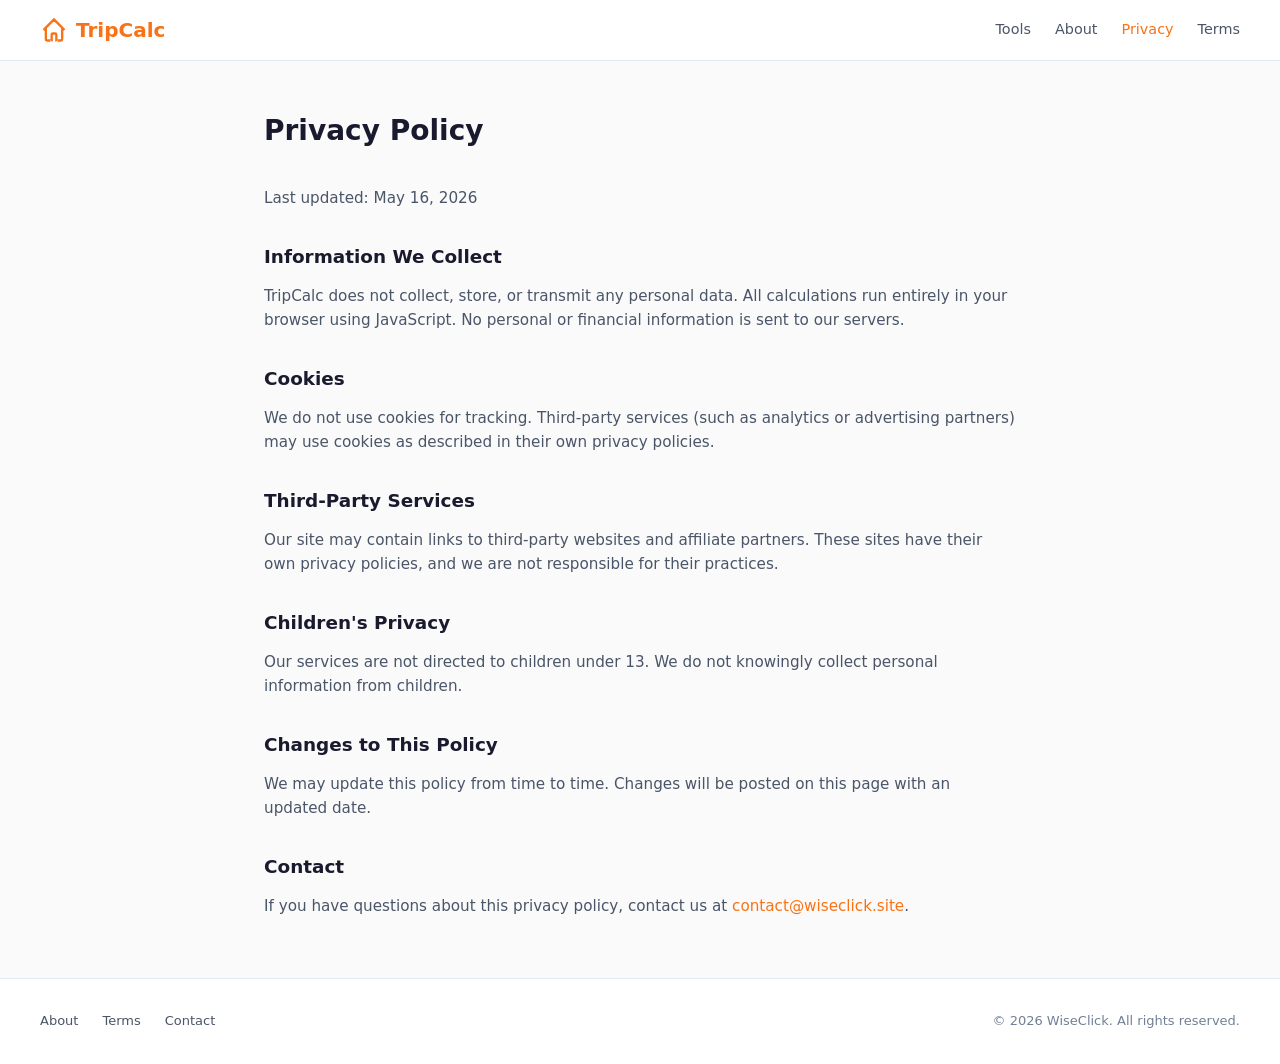
<file: privacy/index.html>
<!DOCTYPE html>
<html lang="en">
<head>
  <meta charset="UTF-8">
  <meta name="viewport" content="width=device-width, initial-scale=1.0">
  <title>Privacy Policy - TripCalc</title>
  <meta name="description" content="Privacy Policy for TripCalc travel tools. Learn how we handle your data.">
  <link rel="canonical" href="https://trip.wiseclick.site/privacy/">
  <link rel="stylesheet" href="../css/style.css">
</head>
<body>
  <header class="site-header">
    <div class="header-inner">
      <a href="/" class="site-logo">
        <svg viewBox="0 0 24 24" fill="none" stroke="currentColor" stroke-width="2" width="28" height="28"><path d="M3 12l2-2m0 0l7-7 7 7M5 10v10a1 1 0 001 1h3m10-11l2 2m-2-2v10a1 1 0 01-1 1h-3m-4 0a1 1 0 01-1-1v-4a1 1 0 011-1h2a1 1 0 011 1v4a1 1 0 01-1 1"/></svg>
        TripCalc
      </a>
      <nav class="nav-links">
        <a href="/">Tools</a>
        <a href="/about/">About</a>
        <a href="/privacy/" class="active">Privacy</a>
        <a href="/terms/">Terms</a>
      </nav>
      <button class="nav-toggle" onclick="document.querySelector('.nav-links').classList.toggle('open')" aria-label="Menu">
        <svg viewBox="0 0 24 24" fill="none" stroke="currentColor" stroke-width="2"><line x1="3" y1="6" x2="21" y2="6"/><line x1="3" y1="12" x2="21" y2="12"/><line x1="3" y1="18" x2="21" y2="18"/></svg>
      </button>
    </div>
  </header>
  <main class="legal-page">
    <h1>Privacy Policy</h1>
    <p>Last updated: May 16, 2026</p>
    <h2>Information We Collect</h2>
    <p>TripCalc does not collect, store, or transmit any personal data. All calculations run entirely in your browser using JavaScript. No personal or financial information is sent to our servers.</p>
    <h2>Cookies</h2>
    <p>We do not use cookies for tracking. Third-party services (such as analytics or advertising partners) may use cookies as described in their own privacy policies.</p>
    <h2>Third-Party Services</h2>
    <p>Our site may contain links to third-party websites and affiliate partners. These sites have their own privacy policies, and we are not responsible for their practices.</p>
    <h2>Children's Privacy</h2>
    <p>Our services are not directed to children under 13. We do not knowingly collect personal information from children.</p>
    <h2>Changes to This Policy</h2>
    <p>We may update this policy from time to time. Changes will be posted on this page with an updated date.</p>
    <h2>Contact</h2>
    <p>If you have questions about this privacy policy, contact us at <a href="mailto:contact@wiseclick.site">contact@wiseclick.site</a>.</p>
  </main>
  <footer class="site-footer">
    <div class="footer-inner">
      <ul class="footer-links"><li><a href="/about/">About</a></li><li><a href="/terms/">Terms</a></li><li><a href="mailto:contact@wiseclick.site">Contact</a></li></ul>
      <p class="footer-copy">&copy; 2026 WiseClick. All rights reserved.</p>
    </div>
  </footer>
</body>
</html>
</file>
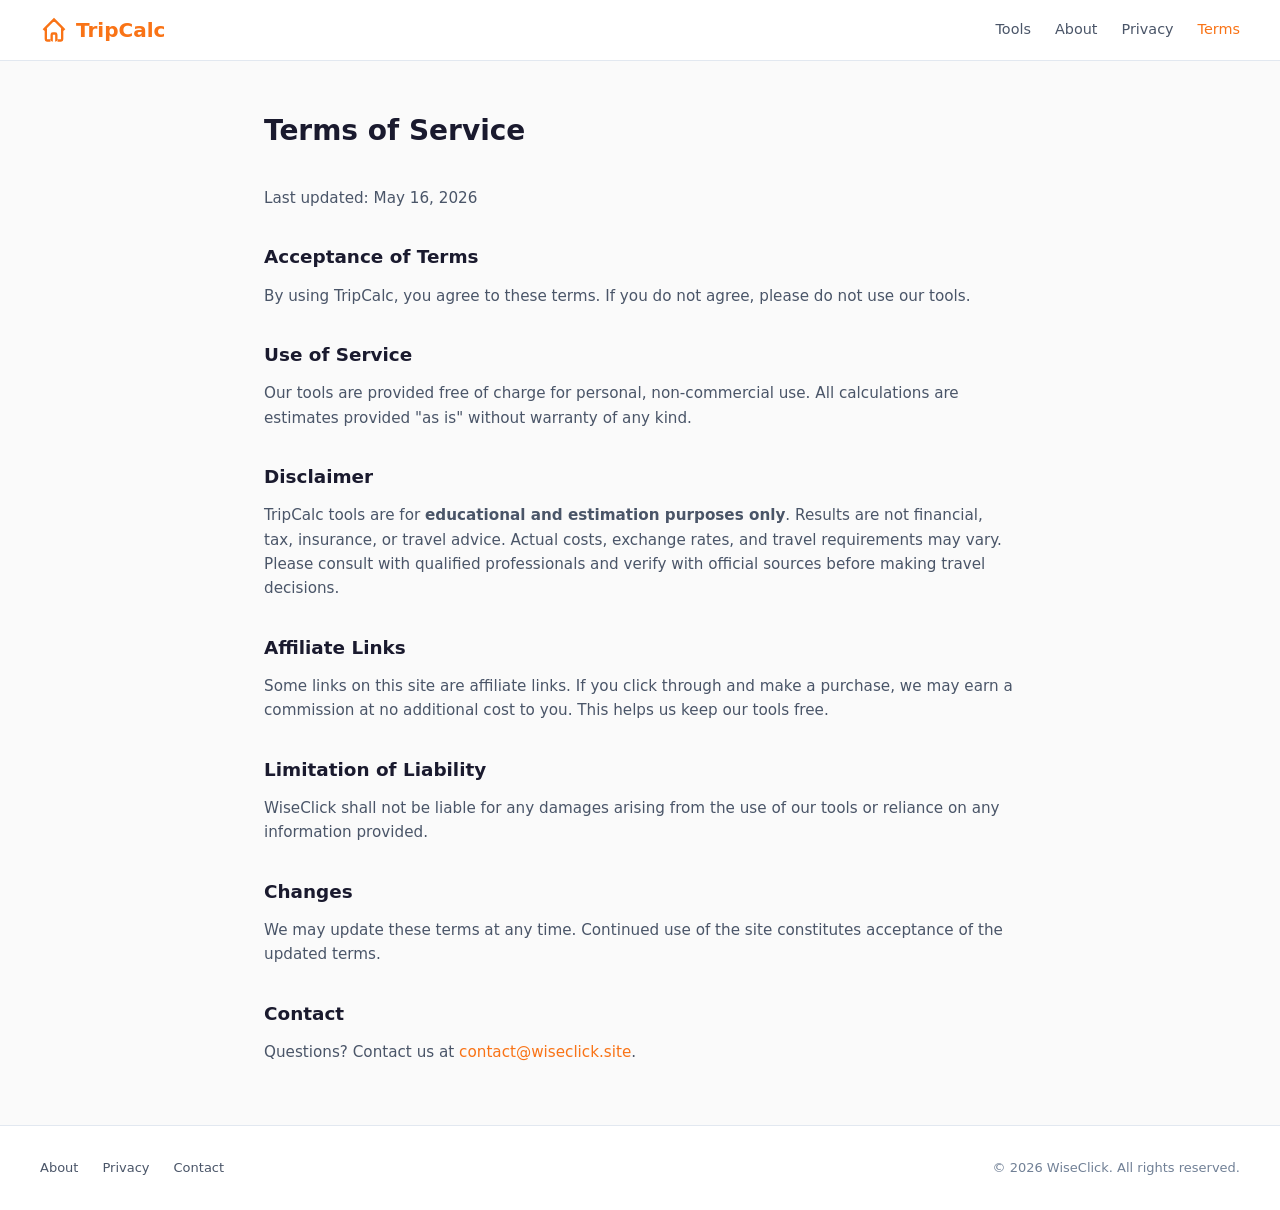
<file: terms/index.html>
<!DOCTYPE html>
<html lang="en">
<head>
  <meta charset="UTF-8">
  <meta name="viewport" content="width=device-width, initial-scale=1.0">
  <title>Terms of Service - TripCalc</title>
  <meta name="description" content="Terms of Service for TripCalc travel tools.">
  <link rel="canonical" href="https://trip.wiseclick.site/terms/">
  <link rel="stylesheet" href="../css/style.css">
</head>
<body>
  <header class="site-header">
    <div class="header-inner">
      <a href="/" class="site-logo">
        <svg viewBox="0 0 24 24" fill="none" stroke="currentColor" stroke-width="2" width="28" height="28"><path d="M3 12l2-2m0 0l7-7 7 7M5 10v10a1 1 0 001 1h3m10-11l2 2m-2-2v10a1 1 0 01-1 1h-3m-4 0a1 1 0 01-1-1v-4a1 1 0 011-1h2a1 1 0 011 1v4a1 1 0 01-1 1"/></svg>
        TripCalc
      </a>
      <nav class="nav-links">
        <a href="/">Tools</a>
        <a href="/about/">About</a>
        <a href="/privacy/">Privacy</a>
        <a href="/terms/" class="active">Terms</a>
      </nav>
      <button class="nav-toggle" onclick="document.querySelector('.nav-links').classList.toggle('open')" aria-label="Menu">
        <svg viewBox="0 0 24 24" fill="none" stroke="currentColor" stroke-width="2"><line x1="3" y1="6" x2="21" y2="6"/><line x1="3" y1="12" x2="21" y2="12"/><line x1="3" y1="18" x2="21" y2="18"/></svg>
      </button>
    </div>
  </header>
  <main class="legal-page">
    <h1>Terms of Service</h1>
    <p>Last updated: May 16, 2026</p>
    <h2>Acceptance of Terms</h2>
    <p>By using TripCalc, you agree to these terms. If you do not agree, please do not use our tools.</p>
    <h2>Use of Service</h2>
    <p>Our tools are provided free of charge for personal, non-commercial use. All calculations are estimates provided "as is" without warranty of any kind.</p>
    <h2>Disclaimer</h2>
    <p>TripCalc tools are for <strong>educational and estimation purposes only</strong>. Results are not financial, tax, insurance, or travel advice. Actual costs, exchange rates, and travel requirements may vary. Please consult with qualified professionals and verify with official sources before making travel decisions.</p>
    <h2>Affiliate Links</h2>
    <p>Some links on this site are affiliate links. If you click through and make a purchase, we may earn a commission at no additional cost to you. This helps us keep our tools free.</p>
    <h2>Limitation of Liability</h2>
    <p>WiseClick shall not be liable for any damages arising from the use of our tools or reliance on any information provided.</p>
    <h2>Changes</h2>
    <p>We may update these terms at any time. Continued use of the site constitutes acceptance of the updated terms.</p>
    <h2>Contact</h2>
    <p>Questions? Contact us at <a href="mailto:contact@wiseclick.site">contact@wiseclick.site</a>.</p>
  </main>
  <footer class="site-footer">
    <div class="footer-inner">
      <ul class="footer-links"><li><a href="/about/">About</a></li><li><a href="/privacy/">Privacy</a></li><li><a href="mailto:contact@wiseclick.site">Contact</a></li></ul>
      <p class="footer-copy">&copy; 2026 WiseClick. All rights reserved.</p>
    </div>
  </footer>
</body>
</html>
</file>
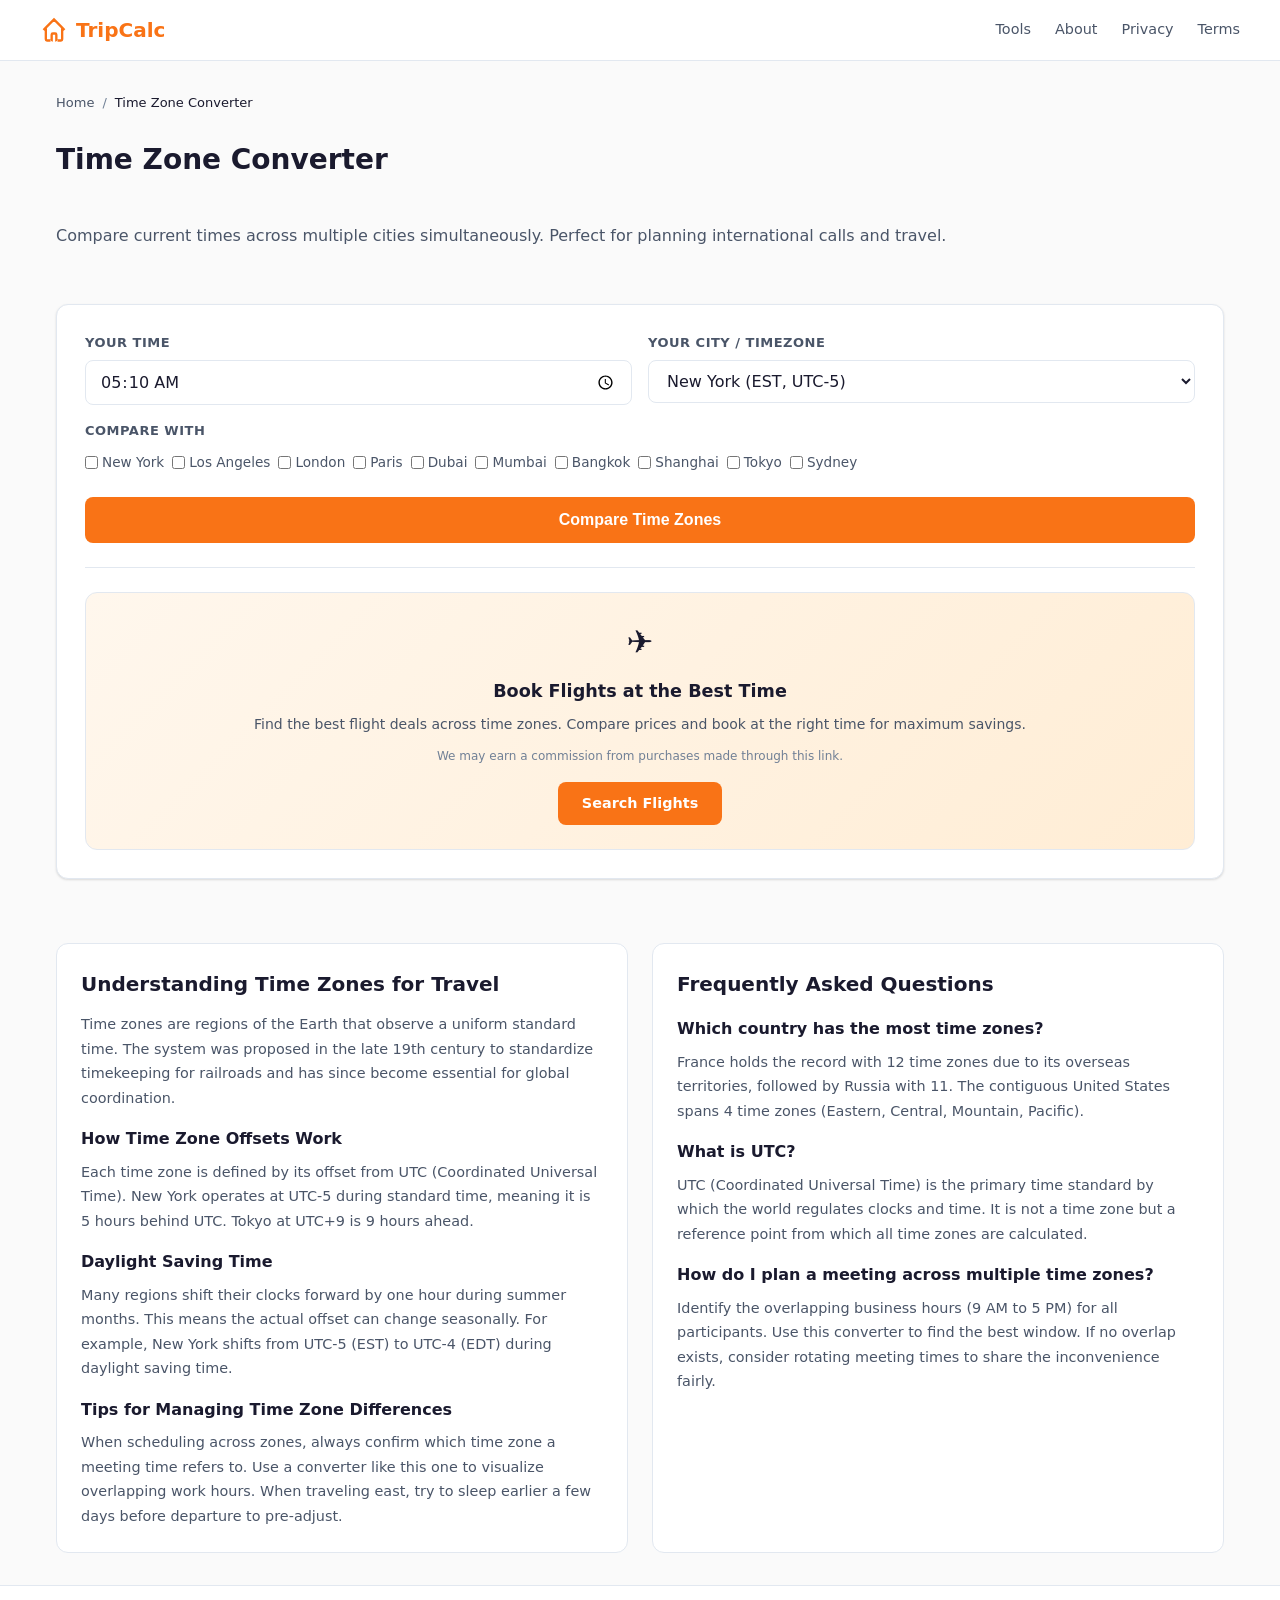
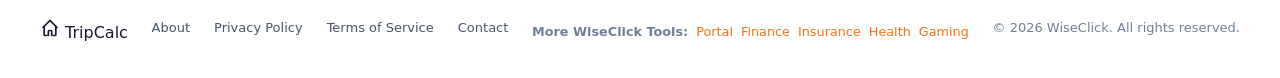
<file: timezone-converter/index.html>
<!DOCTYPE html>
<html lang="en">
<head>
  <meta charset="UTF-8">
  <link rel="icon" type="image/svg+xml" href="../favicon/favicon.svg">
  <meta name="viewport" content="width=device-width, initial-scale=1.0">
  <title>Time Zone Converter - Compare Times Across Cities | TripCalc</title>
  <meta name="description" content="Free time zone converter. Compare current times across multiple cities simultaneously. Perfect for planning international calls and travel.">
  <meta name="keywords" content="time zone converter, world time converter, time difference calculator, international time, timezone comparison">
  <link rel="canonical" href="https://trip.wiseclick.site/timezone-converter/">
  <meta property="og:title" content="Time Zone Converter - Compare Times Across Cities">
  <meta property="og:description" content="Free time zone converter. Compare current times across multiple cities simultaneously.">
  <meta property="og:type" content="website">
  <meta property="og:url" content="https://trip.wiseclick.site/timezone-converter/">
  <link rel="stylesheet" href="../css/style.css">
  <script type="application/ld+json">
  {
    "@context": "https://schema.org",
    "@type": "WebApplication",
    "name": "Time Zone Converter",
    "description": "Compare current times across multiple cities simultaneously",
    "applicationCategory": "TravelApplication",
    "operatingSystem": "Any",
    "offers": { "@type": "Offer", "price": "0", "priceCurrency": "USD" }
  }
  </script>
  <script type="application/ld+json">
  {
    "@context": "https://schema.org",
    "@type": "FAQPage",
    "mainEntity": [
      {
        "@type": "Question",
        "name": "How do time zones work?",
        "acceptedAnswer": {
          "@type": "Answer",
          "text": "The world is divided into 24 time zones, each roughly 15 degrees of longitude wide. UTC (Coordinated Universal Time) is the reference point. Cities east of UTC are ahead in time, while cities west are behind."
        }
      },
      {
        "@type": "Question",
        "name": "What is the best time to schedule an international call?",
        "acceptedAnswer": {
          "@type": "Answer",
          "text": "Aim for overlapping business hours (9 AM to 5 PM) in both locations. Use this converter to find the overlap window between your cities."
        }
      },
      {
        "@type": "Question",
        "name": "How do I calculate jet lag recovery time?",
        "acceptedAnswer": {
          "@type": "Answer",
          "text": "A common rule is one day of recovery per time zone crossed. Traveling east tends to cause more severe jet lag than traveling west."
        }
      }
    ]
  }
  </script>
  <script type="application/ld+json">
  {
    "@context": "https://schema.org",
    "@type": "BreadcrumbList",
    "itemListElement": [
      { "@type": "ListItem", "position": 1, "name": "Home", "item": "https://trip.wiseclick.site/" },
      { "@type": "ListItem", "position": 2, "name": "Time Zone Converter", "item": "https://trip.wiseclick.site/timezone-converter/" }
    ]
  }
  </script>
</head>
<body>

  <header class="site-header">
    <div class="header-inner">
      <a href="/" class="site-logo">
        <svg viewBox="0 0 24 24" fill="none" stroke="currentColor" stroke-width="2" width="28" height="28"><path d="M3 12l2-2m0 0l7-7 7 7M5 10v10a1 1 0 001 1h3m10-11l2 2m-2-2v10a1 1 0 01-1 1h-3m-4 0a1 1 0 01-1-1v-4a1 1 0 011-1h2a1 1 0 011 1v4a1 1 0 01-1 1"/></svg>
        TripCalc
      </a>
      <nav class="nav-links">
        <a href="/#tools">Tools</a>
        <a href="/about/">About</a>
        <a href="/privacy/">Privacy</a>
        <a href="/terms/">Terms</a>
      </nav>
      <button class="nav-toggle" onclick="document.querySelector('.nav-links').classList.toggle('open')" aria-label="Menu">
        <svg viewBox="0 0 24 24" fill="none" stroke="currentColor" stroke-width="2"><line x1="3" y1="6" x2="21" y2="6"/><line x1="3" y1="12" x2="21" y2="12"/><line x1="3" y1="18" x2="21" y2="18"/></svg>
      </button>
    </div>
  </header>

  <main>
    <nav class="breadcrumb">
      <a href="/">Home</a> / <span>Time Zone Converter</span>
    </nav>

    <div class="calc-page">
      <h1>Time Zone Converter</h1>
      <p class="subtitle">Compare current times across multiple cities simultaneously. Perfect for planning international calls and travel.</p>

      <div class="calc-tool">
        <form class="calc-form" id="tz-form" onsubmit="return false;">
          <div class="form-group">
            <label for="your-time">Your Time</label>
            <input type="time" id="your-time">
          </div>
          <div class="form-group">
            <label for="your-tz">Your City / Timezone</label>
            <select id="your-tz">
              <option value="-5">New York (EST, UTC-5)</option>
              <option value="-8">Los Angeles (PST, UTC-8)</option>
              <option value="0">London (GMT, UTC+0)</option>
              <option value="1">Paris (CET, UTC+1)</option>
              <option value="4">Dubai (GST, UTC+4)</option>
              <option value="5.5">Mumbai (IST, UTC+5:30)</option>
              <option value="7">Bangkok (ICT, UTC+7)</option>
              <option value="8">Shanghai (CST, UTC+8)</option>
              <option value="9">Tokyo (JST, UTC+9)</option>
              <option value="11">Sydney (AEST, UTC+11)</option>
            </select>
          </div>
          <div class="form-group full-width">
            <label>Compare With</label>
            <div style="display:flex;flex-wrap:wrap;gap:0.5rem;margin-top:0.25rem;">
              <label style="display:flex;align-items:center;gap:0.25rem;font-size:0.85rem;font-weight:normal;text-transform:none;letter-spacing:0;"><input type="checkbox" value="-5" class="compare-cb"> New York</label>
              <label style="display:flex;align-items:center;gap:0.25rem;font-size:0.85rem;font-weight:normal;text-transform:none;letter-spacing:0;"><input type="checkbox" value="-8" class="compare-cb"> Los Angeles</label>
              <label style="display:flex;align-items:center;gap:0.25rem;font-size:0.85rem;font-weight:normal;text-transform:none;letter-spacing:0;"><input type="checkbox" value="0" class="compare-cb"> London</label>
              <label style="display:flex;align-items:center;gap:0.25rem;font-size:0.85rem;font-weight:normal;text-transform:none;letter-spacing:0;"><input type="checkbox" value="1" class="compare-cb"> Paris</label>
              <label style="display:flex;align-items:center;gap:0.25rem;font-size:0.85rem;font-weight:normal;text-transform:none;letter-spacing:0;"><input type="checkbox" value="4" class="compare-cb"> Dubai</label>
              <label style="display:flex;align-items:center;gap:0.25rem;font-size:0.85rem;font-weight:normal;text-transform:none;letter-spacing:0;"><input type="checkbox" value="5.5" class="compare-cb"> Mumbai</label>
              <label style="display:flex;align-items:center;gap:0.25rem;font-size:0.85rem;font-weight:normal;text-transform:none;letter-spacing:0;"><input type="checkbox" value="7" class="compare-cb"> Bangkok</label>
              <label style="display:flex;align-items:center;gap:0.25rem;font-size:0.85rem;font-weight:normal;text-transform:none;letter-spacing:0;"><input type="checkbox" value="8" class="compare-cb"> Shanghai</label>
              <label style="display:flex;align-items:center;gap:0.25rem;font-size:0.85rem;font-weight:normal;text-transform:none;letter-spacing:0;"><input type="checkbox" value="9" class="compare-cb"> Tokyo</label>
              <label style="display:flex;align-items:center;gap:0.25rem;font-size:0.85rem;font-weight:normal;text-transform:none;letter-spacing:0;"><input type="checkbox" value="11" class="compare-cb"> Sydney</label>
            </div>
          </div>
          <button type="button" class="btn-calculate" onclick="convertTimezones()">Compare Time Zones</button>
        </form>

        <div class="calc-results" id="results">
          <div class="result-highlight">
            <div class="label">Cities Compared</div>
            <div class="value" id="city-count">0</div>
          </div>
          <div class="tz-grid" id="tz-grid"></div>
        </div>

        <div class="cta-section">
          <div class="cta-card">
            <div class="cta-icon">&#9992;</div>
            <h3>Book Flights at the Best Time</h3>
            <p>Find the best flight deals across time zones. Compare prices and book at the right time for maximum savings.</p>
            <p class="affiliate-disclosure">We may earn a commission from purchases made through this link.</p>
            <a href="https://www.tkqlhce.com/click-101753620-15796145" class="cta-button" rel="nofollow sponsored">Search Flights</a>
          </div>
        </div>
      </div>

      <div class="seo-content">
        <div class="seo-block">
          <h2>Understanding Time Zones for Travel</h2>
          <p>Time zones are regions of the Earth that observe a uniform standard time. The system was proposed in the late 19th century to standardize timekeeping for railroads and has since become essential for global coordination.</p>
          <h3>How Time Zone Offsets Work</h3>
          <p>Each time zone is defined by its offset from UTC (Coordinated Universal Time). New York operates at UTC-5 during standard time, meaning it is 5 hours behind UTC. Tokyo at UTC+9 is 9 hours ahead.</p>
          <h3>Daylight Saving Time</h3>
          <p>Many regions shift their clocks forward by one hour during summer months. This means the actual offset can change seasonally. For example, New York shifts from UTC-5 (EST) to UTC-4 (EDT) during daylight saving time.</p>
          <h3>Tips for Managing Time Zone Differences</h3>
          <p>When scheduling across zones, always confirm which time zone a meeting time refers to. Use a converter like this one to visualize overlapping work hours. When traveling east, try to sleep earlier a few days before departure to pre-adjust.</p>
        </div>
        <div class="seo-block">
          <h2>Frequently Asked Questions</h2>
          <h3>Which country has the most time zones?</h3>
          <p>France holds the record with 12 time zones due to its overseas territories, followed by Russia with 11. The contiguous United States spans 4 time zones (Eastern, Central, Mountain, Pacific).</p>
          <h3>What is UTC?</h3>
          <p>UTC (Coordinated Universal Time) is the primary time standard by which the world regulates clocks and time. It is not a time zone but a reference point from which all time zones are calculated.</p>
          <h3>How do I plan a meeting across multiple time zones?</h3>
          <p>Identify the overlapping business hours (9 AM to 5 PM) for all participants. Use this converter to find the best window. If no overlap exists, consider rotating meeting times to share the inconvenience fairly.</p>
        </div>
      </div>
    </div>
  </main>

  <footer class="site-footer">
    <div class="footer-inner">
      <div class="footer-brand">
        <svg viewBox="0 0 24 24" fill="none" stroke="currentColor" stroke-width="2" width="20" height="20">
          <path d="M3 12l2-2m0 0l7-7 7 7M5 10v10a1 1 0 001 1h3m10-11l2 2m-2-2v10a1 1 0 01-1 1h-3m-4 0a1 1 0 01-1-1v-4a1 1 0 011-1h2a1 1 0 011 1v4a1 1 0 01-1 1"/>
        </svg>
        <span>TripCalc</span>
      </div>
      <ul class="footer-links">
        <li><a href="/about/">About</a></li>
        <li><a href="/privacy/">Privacy Policy</a></li>
        <li><a href="/terms/">Terms of Service</a></li>
        <li><a href="mailto:contact@wiseclick.site">Contact</a></li>
      </ul>
      <div class="cross-site-links"><span>More WiseClick Tools:</span><a href="https://wiseclick.site/" target="_blank" rel="noopener">Portal</a><a href="https://calc.wiseclick.site/" target="_blank" rel="noopener">Finance</a><a href="https://insure.wiseclick.site/" target="_blank" rel="noopener">Insurance</a><a href="https://fit.wiseclick.site/" target="_blank" rel="noopener">Health</a><a href="https://game.wiseclick.site/" target="_blank" rel="noopener">Gaming</a></div>
      <p class="footer-copy">&copy; 2026 WiseClick. All rights reserved.</p>
    </div>
  </footer>

  <script>
    const cityNames = {
      '-5': 'New York',
      '-8': 'Los Angeles',
      '0': 'London',
      '1': 'Paris',
      '4': 'Dubai',
      '5.5': 'Mumbai',
      '7': 'Bangkok',
      '8': 'Shanghai',
      '9': 'Tokyo',
      '11': 'Sydney'
    };

    // Set default time to current time
    (function() {
      const now = new Date();
      const hh = String(now.getHours()).padStart(2, '0');
      const mm = String(now.getMinutes()).padStart(2, '0');
      document.getElementById('your-time').value = hh + ':' + mm;
    })();

    function convertTimezones() {
      const timeInput = document.getElementById('your-time').value;
      if (!timeInput) { alert('Please enter a time.'); return; }

      const homeOffset = parseFloat(document.getElementById('your-tz').value);
      const [hours, minutes] = timeInput.split(':').map(Number);

      // Calculate UTC time from home city
      const utcMinutes = (hours * 60 + minutes) - (homeOffset * 60);

      const compareCheckboxes = document.querySelectorAll('.compare-cb:checked');
      const selectedOffsets = Array.from(compareCheckboxes).map(cb => parseFloat(cb.value));

      // Build list: home city + selected
      const allCities = [{ offset: homeOffset, isHome: true }];
      selectedOffsets.forEach(offset => {
        if (offset !== homeOffset) allCities.push({ offset: offset, isHome: false });
      });

      if (allCities.length === 1 && !selectedOffsets.length) {
        alert('Please select at least one city to compare.');
        return;
      }

      const grid = document.getElementById('tz-grid');
      grid.innerHTML = '';

      allCities.forEach(city => {
        const cityMinutes = utcMinutes + (city.offset * 60);
        const totalMinutes = ((cityMinutes % 1440) + 1440) % 1440;
        const h = Math.floor(totalMinutes / 60);
        const m = totalMinutes % 60;
        const timeStr = String(h).padStart(2, '0') + ':' + String(m).padStart(2, '0');

        // Determine date offset
        const dayOffset = Math.floor(cityMinutes / 1440);
        const date = new Date();
        date.setDate(date.getDate() + dayOffset);
        const dateStr = date.toLocaleDateString('en-US', { weekday: 'short', month: 'short', day: 'numeric' });

        const cityName = cityNames[String(city.offset)] || 'Unknown';
        const utcLabel = city.offset >= 0 ? 'UTC+' + city.offset : 'UTC' + city.offset;

        const card = document.createElement('div');
        card.className = 'tz-card';
        if (city.isHome) card.style.border = '2px solid var(--primary)';
        card.innerHTML =
          '<div class="city">' + cityName + (city.isHome ? ' (You)' : '') + '</div>' +
          '<div class="time">' + timeStr + '</div>' +
          '<div class="date">' + dateStr + ' &middot; ' + utcLabel + '</div>';
        grid.appendChild(card);
      });

      document.getElementById('city-count').textContent = allCities.length;
      document.getElementById('results').classList.add('visible');
    }
  </script>
</body>
</html>
</file>
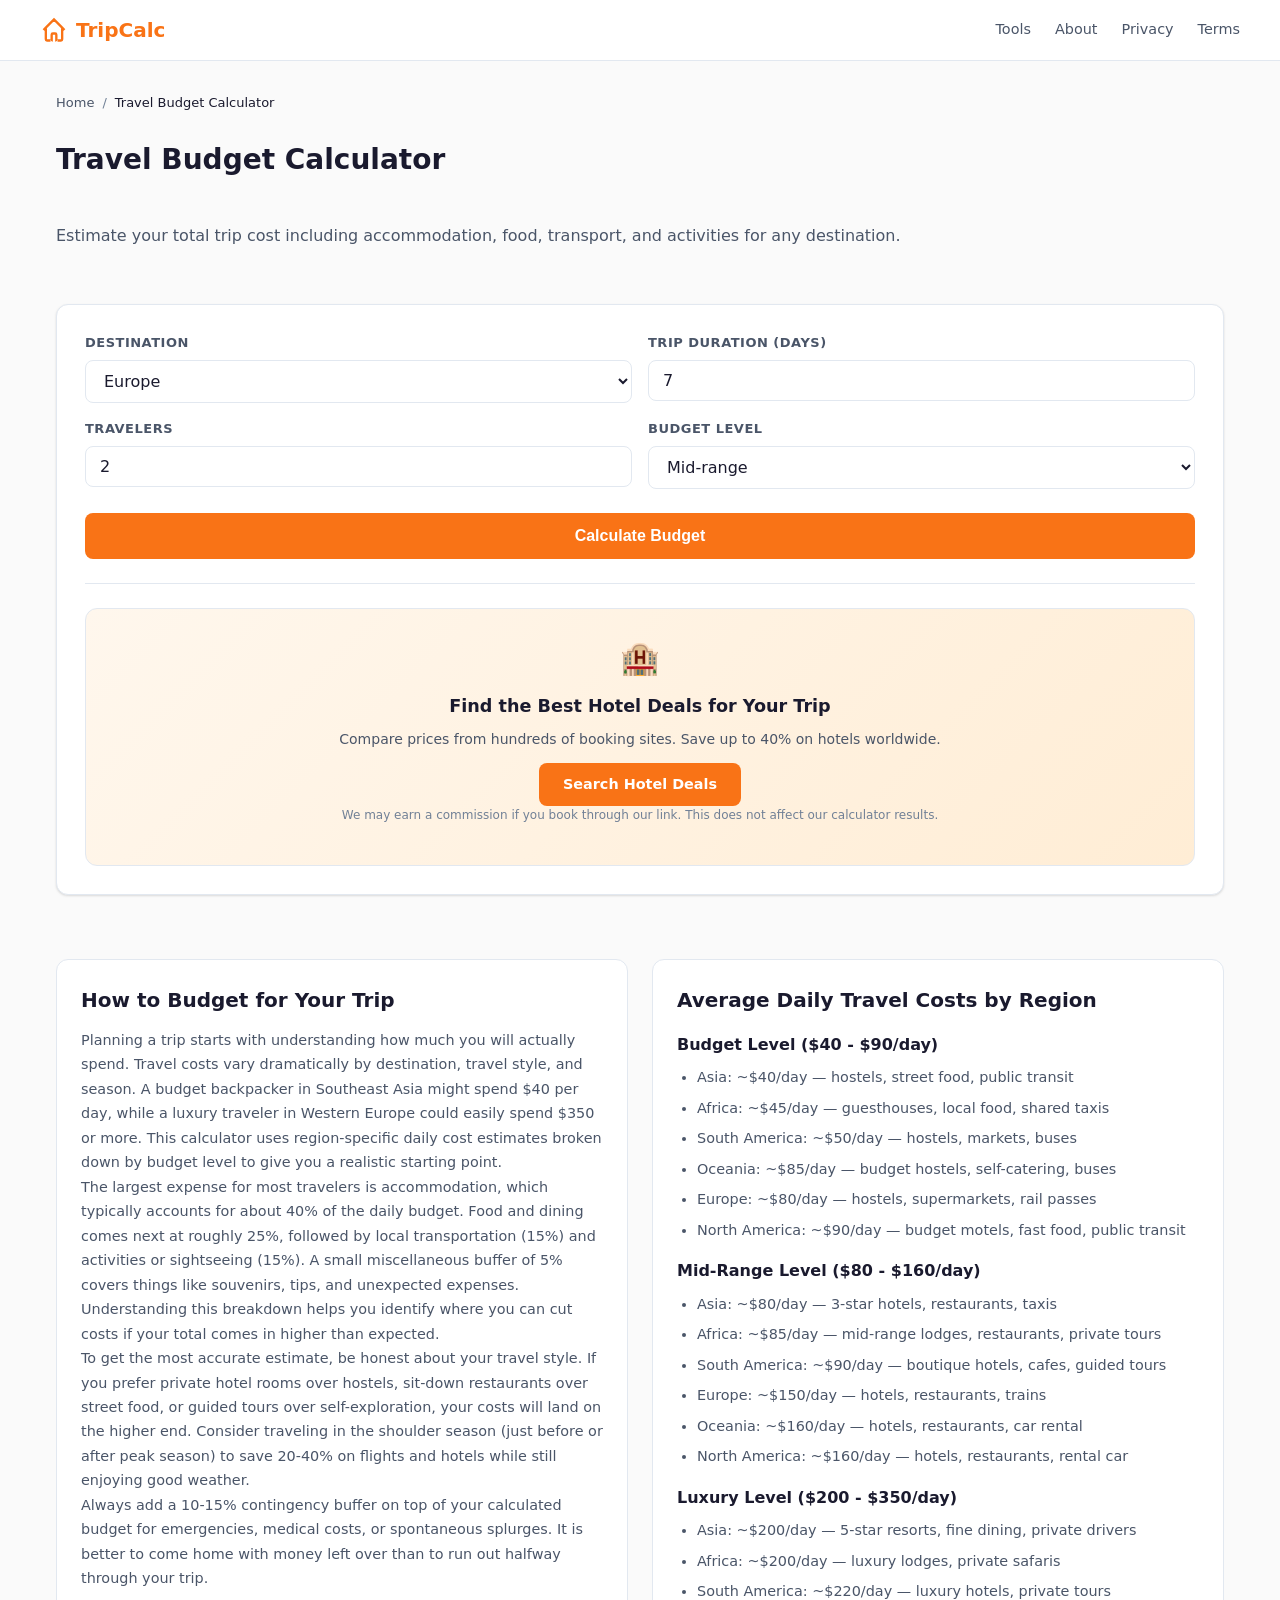
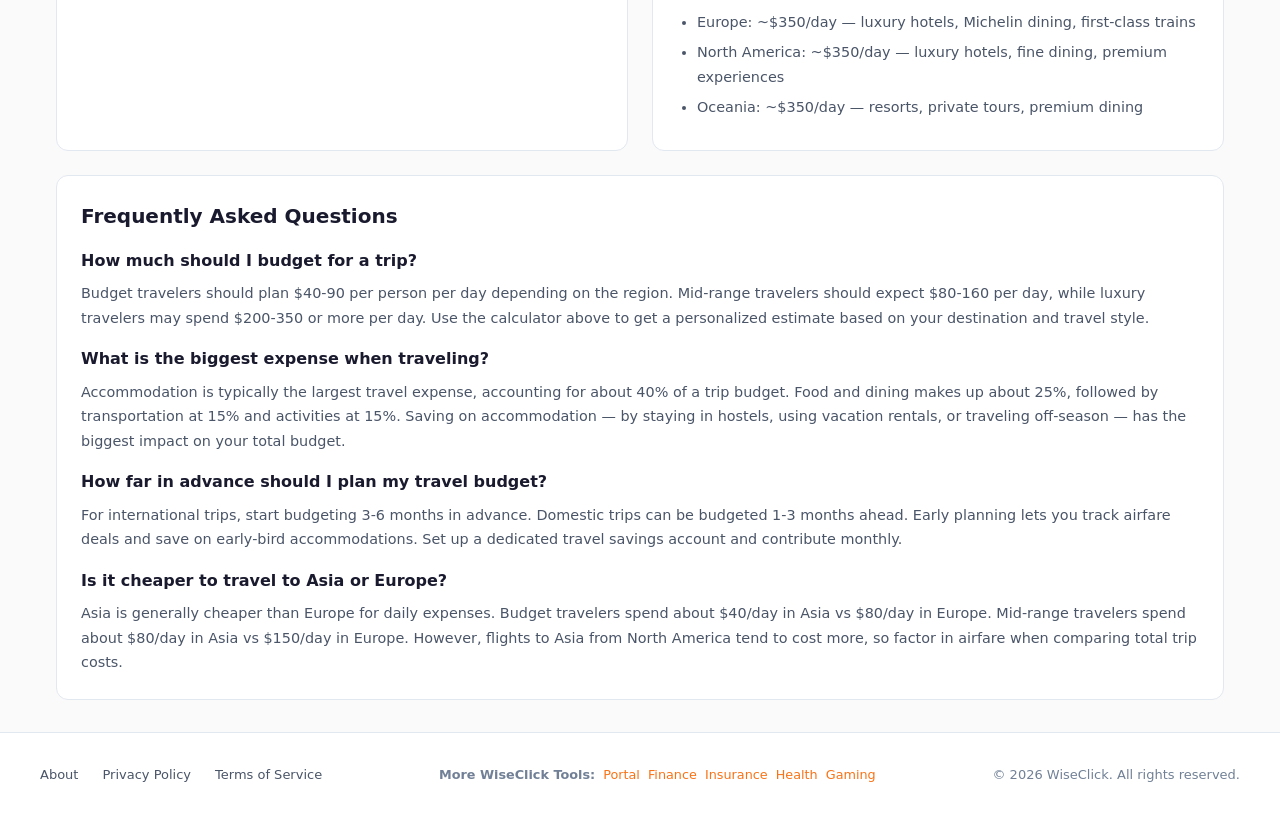
<file: travel-budget-calculator/index.html>
<!DOCTYPE html>
<html lang="en">
<head>
  <meta charset="UTF-8">
  <link rel="icon" type="image/svg+xml" href="../favicon/favicon.svg">
  <meta name="viewport" content="width=device-width, initial-scale=1.0">
  <title>Travel Budget Calculator - Estimate Your Trip Cost | TripCalc</title>
  <meta name="description" content="Free travel budget calculator. Estimate total trip costs including flights, accommodation, food, activities, and transportation for any destination.">
  <meta name="keywords" content="travel budget calculator, trip cost estimator, vacation budget, travel cost calculator, trip planner">
  <link rel="canonical" href="https://trip.wiseclick.site/travel-budget-calculator/">
  <meta property="og:title" content="Travel Budget Calculator - Estimate Your Trip Cost | TripCalc">
  <meta property="og:description" content="Free travel budget calculator. Estimate total trip costs including flights, accommodation, food, activities, and transportation.">
  <meta property="og:type" content="website">
  <link rel="stylesheet" href="../css/style.css">
  <script type="application/ld+json">
  {
    "@context": "https://schema.org",
    "@type": "WebApplication",
    "name": "Travel Budget Calculator",
    "description": "Free travel budget calculator to estimate trip costs for any destination",
    "applicationCategory": "TravelApplication",
    "operatingSystem": "Any",
    "offers": { "@type": "Offer", "price": "0", "priceCurrency": "USD" }
  }
  </script>
  <script type="application/ld+json">
  {
    "@context": "https://schema.org",
    "@type": "FAQPage",
    "mainEntity": [
      {
        "@type": "Question",
        "name": "How much should I budget for a trip?",
        "acceptedAnswer": {
          "@type": "Answer",
          "text": "Budget travelers should plan $40-90 per person per day depending on the region. Mid-range travelers should expect $80-160 per day, while luxury travelers may spend $200-350 or more per day."
        }
      },
      {
        "@type": "Question",
        "name": "What is the biggest expense when traveling?",
        "acceptedAnswer": {
          "@type": "Answer",
          "text": "Accommodation is typically the largest travel expense, accounting for about 40% of a trip budget. Food and dining makes up about 25%, followed by transportation at 15% and activities at 15%."
        }
      },
      {
        "@type": "Question",
        "name": "How far in advance should I plan my travel budget?",
        "acceptedAnswer": {
          "@type": "Answer",
          "text": "For international trips, start budgeting 3-6 months in advance. Domestic trips can be budgeted 1-3 months ahead. Early planning lets you track airfare deals and save on early-bird accommodations."
        }
      },
      {
        "@type": "Question",
        "name": "Is it cheaper to travel to Asia or Europe?",
        "acceptedAnswer": {
          "@type": "Answer",
          "text": "Asia is generally cheaper than Europe for daily expenses. Budget travelers spend about $40/day in Asia vs $80/day in Europe. Mid-range travelers spend about $80/day in Asia vs $150/day in Europe."
        }
      }
    ]
  }
  </script>
  <script type="application/ld+json">
  {
    "@context": "https://schema.org",
    "@type": "BreadcrumbList",
    "itemListElement": [
      { "@type": "ListItem", "position": 1, "name": "Home", "item": "https://trip.wiseclick.site/" },
      { "@type": "ListItem", "position": 2, "name": "Travel Budget Calculator", "item": "https://trip.wiseclick.site/travel-budget-calculator/" }
    ]
  }
  </script>
</head>
<body>

  <header class="site-header">
    <div class="header-inner">
      <a href="/" class="site-logo">
        <svg viewBox="0 0 24 24" fill="none" stroke="currentColor" stroke-width="2" width="28" height="28">
          <path d="M3 12l2-2m0 0l7-7 7 7M5 10v10a1 1 0 001 1h3m10-11l2 2m-2-2v10a1 1 0 01-1 1h-3m-4 0a1 1 0 01-1-1v-4a1 1 0 011-1h2a1 1 0 011 1v4a1 1 0 01-1 1"/>
        </svg>
        TripCalc
      </a>
      <nav class="nav-links">
        <a href="/#tools">Tools</a>
        <a href="/about/">About</a>
        <a href="/privacy/">Privacy</a>
        <a href="/terms/">Terms</a>
      </nav>
      <button class="nav-toggle" onclick="document.querySelector('.nav-links').classList.toggle('open')" aria-label="Menu">
        <svg viewBox="0 0 24 24" fill="none" stroke="currentColor" stroke-width="2">
          <line x1="3" y1="6" x2="21" y2="6"/>
          <line x1="3" y1="12" x2="21" y2="12"/>
          <line x1="3" y1="18" x2="21" y2="18"/>
        </svg>
      </button>
    </div>
  </header>

  <main>
    <nav class="breadcrumb">
      <a href="/">Home</a> / <span>Travel Budget Calculator</span>
    </nav>

    <div class="calc-page">
      <h1>Travel Budget Calculator</h1>
      <p class="subtitle">Estimate your total trip cost including accommodation, food, transport, and activities for any destination.</p>

      <div class="calc-tool">
        <form class="calc-form" id="budget-form" onsubmit="return false;">
          <div class="form-group">
            <label for="destination">Destination</label>
            <select id="destination">
              <option value="europe">Europe</option>
              <option value="asia">Asia</option>
              <option value="north-america">North America</option>
              <option value="south-america">South America</option>
              <option value="africa">Africa</option>
              <option value="oceania">Oceania</option>
            </select>
          </div>
          <div class="form-group">
            <label for="duration">Trip Duration (days)</label>
            <input type="number" id="duration" value="7" min="1" max="365">
          </div>
          <div class="form-group">
            <label for="travelers">Travelers</label>
            <input type="number" id="travelers" value="2" min="1" max="10">
          </div>
          <div class="form-group">
            <label for="budget-level">Budget Level</label>
            <select id="budget-level">
              <option value="budget">Budget</option>
              <option value="mid-range" selected>Mid-range</option>
              <option value="luxury">Luxury</option>
            </select>
          </div>
          <button type="button" class="btn-calculate" onclick="calculateBudget()">Calculate Budget</button>
        </form>

        <div class="calc-results" id="results">
          <div class="result-highlight">
            <div class="label">Estimated Total Trip Cost</div>
            <div class="value" id="total-cost">$0</div>
          </div>
          <div class="result-details">
            <div class="result-item">
              <div class="label">Cost per Person</div>
              <div class="value" id="per-person">$0</div>
            </div>
            <div class="result-item">
              <div class="label">Daily Cost per Person</div>
              <div class="value" id="daily-cost">$0</div>
            </div>
            <div class="result-item">
              <div class="label">Accommodation (40%)</div>
              <div class="value" id="accommodation">$0</div>
            </div>
            <div class="result-item">
              <div class="label">Food & Dining (25%)</div>
              <div class="value" id="food">$0</div>
            </div>
            <div class="result-item">
              <div class="label">Transportation (15%)</div>
              <div class="value" id="transport">$0</div>
            </div>
            <div class="result-item">
              <div class="label">Activities (15%)</div>
              <div class="value" id="activities">$0</div>
            </div>
            <div class="result-item">
              <div class="label">Miscellaneous (5%)</div>
              <div class="value" id="misc">$0</div>
            </div>
            <div class="result-item">
              <div class="label">Region / Budget Level</div>
              <div class="value" id="region-label">-</div>
            </div>
          </div>
        </div>

        <div class="cta-section">
          <div class="cta-card">
            <div class="cta-icon">🏨</div>
            <h3>Find the Best Hotel Deals for Your Trip</h3>
            <p>Compare prices from hundreds of booking sites. Save up to 40% on hotels worldwide.</p>
            <a href="https://www.tkqlhce.com/click-101753620-15796145" class="cta-button" target="_blank" rel="noopener sponsored">Search Hotel Deals</a>
            <p class="affiliate-disclosure">We may earn a commission if you book through our link. This does not affect our calculator results.</p>
          </div>
        </div>
      </div>

      <div class="seo-content">
        <div class="seo-block">
          <h2>How to Budget for Your Trip</h2>
          <p>Planning a trip starts with understanding how much you will actually spend. Travel costs vary dramatically by destination, travel style, and season. A budget backpacker in Southeast Asia might spend $40 per day, while a luxury traveler in Western Europe could easily spend $350 or more. This calculator uses region-specific daily cost estimates broken down by budget level to give you a realistic starting point.</p>
          <p>The largest expense for most travelers is accommodation, which typically accounts for about 40% of the daily budget. Food and dining comes next at roughly 25%, followed by local transportation (15%) and activities or sightseeing (15%). A small miscellaneous buffer of 5% covers things like souvenirs, tips, and unexpected expenses. Understanding this breakdown helps you identify where you can cut costs if your total comes in higher than expected.</p>
          <p>To get the most accurate estimate, be honest about your travel style. If you prefer private hotel rooms over hostels, sit-down restaurants over street food, or guided tours over self-exploration, your costs will land on the higher end. Consider traveling in the shoulder season (just before or after peak season) to save 20-40% on flights and hotels while still enjoying good weather.</p>
          <p>Always add a 10-15% contingency buffer on top of your calculated budget for emergencies, medical costs, or spontaneous splurges. It is better to come home with money left over than to run out halfway through your trip.</p>
        </div>
        <div class="seo-block">
          <h2>Average Daily Travel Costs by Region</h2>
          <h3>Budget Level ($40 - $90/day)</h3>
          <ul>
            <li>Asia: ~$40/day — hostels, street food, public transit</li>
            <li>Africa: ~$45/day — guesthouses, local food, shared taxis</li>
            <li>South America: ~$50/day — hostels, markets, buses</li>
            <li>Oceania: ~$85/day — budget hostels, self-catering, buses</li>
            <li>Europe: ~$80/day — hostels, supermarkets, rail passes</li>
            <li>North America: ~$90/day — budget motels, fast food, public transit</li>
          </ul>
          <h3>Mid-Range Level ($80 - $160/day)</h3>
          <ul>
            <li>Asia: ~$80/day — 3-star hotels, restaurants, taxis</li>
            <li>Africa: ~$85/day — mid-range lodges, restaurants, private tours</li>
            <li>South America: ~$90/day — boutique hotels, cafes, guided tours</li>
            <li>Europe: ~$150/day — hotels, restaurants, trains</li>
            <li>Oceania: ~$160/day — hotels, restaurants, car rental</li>
            <li>North America: ~$160/day — hotels, restaurants, rental car</li>
          </ul>
          <h3>Luxury Level ($200 - $350/day)</h3>
          <ul>
            <li>Asia: ~$200/day — 5-star resorts, fine dining, private drivers</li>
            <li>Africa: ~$200/day — luxury lodges, private safaris</li>
            <li>South America: ~$220/day — luxury hotels, private tours</li>
            <li>Europe: ~$350/day — luxury hotels, Michelin dining, first-class trains</li>
            <li>North America: ~$350/day — luxury hotels, fine dining, premium experiences</li>
            <li>Oceania: ~$350/day — resorts, private tours, premium dining</li>
          </ul>
        </div>
        <div class="seo-block full-width">
          <h2>Frequently Asked Questions</h2>
          <h3>How much should I budget for a trip?</h3>
          <p>Budget travelers should plan $40-90 per person per day depending on the region. Mid-range travelers should expect $80-160 per day, while luxury travelers may spend $200-350 or more per day. Use the calculator above to get a personalized estimate based on your destination and travel style.</p>
          <h3>What is the biggest expense when traveling?</h3>
          <p>Accommodation is typically the largest travel expense, accounting for about 40% of a trip budget. Food and dining makes up about 25%, followed by transportation at 15% and activities at 15%. Saving on accommodation — by staying in hostels, using vacation rentals, or traveling off-season — has the biggest impact on your total budget.</p>
          <h3>How far in advance should I plan my travel budget?</h3>
          <p>For international trips, start budgeting 3-6 months in advance. Domestic trips can be budgeted 1-3 months ahead. Early planning lets you track airfare deals and save on early-bird accommodations. Set up a dedicated travel savings account and contribute monthly.</p>
          <h3>Is it cheaper to travel to Asia or Europe?</h3>
          <p>Asia is generally cheaper than Europe for daily expenses. Budget travelers spend about $40/day in Asia vs $80/day in Europe. Mid-range travelers spend about $80/day in Asia vs $150/day in Europe. However, flights to Asia from North America tend to cost more, so factor in airfare when comparing total trip costs.</p>
        </div>
      </div>
    </div>
  </main>

  <footer class="site-footer">
    <div class="footer-inner">
      <ul class="footer-links">
        <li><a href="/about/">About</a></li>
        <li><a href="/privacy/">Privacy Policy</a></li>
        <li><a href="/terms/">Terms of Service</a></li>
      </ul>
      <div class="cross-site-links"><span>More WiseClick Tools:</span><a href="https://wiseclick.site/" target="_blank" rel="noopener">Portal</a><a href="https://calc.wiseclick.site/" target="_blank" rel="noopener">Finance</a><a href="https://insure.wiseclick.site/" target="_blank" rel="noopener">Insurance</a><a href="https://fit.wiseclick.site/" target="_blank" rel="noopener">Health</a><a href="https://game.wiseclick.site/" target="_blank" rel="noopener">Gaming</a></div>
      <p class="footer-copy">&copy; 2026 WiseClick. All rights reserved.</p>
    </div>
  </footer>

  <script>
  function calculateBudget() {
    const destination = document.getElementById('destination').value;
    const duration = parseInt(document.getElementById('duration').value);
    const travelers = parseInt(document.getElementById('travelers').value);
    const budgetLevel = document.getElementById('budget-level').value);

    if (!destination || !duration || !travelers) return;

    const costs = {
      'europe':        { 'budget': 80,  'mid-range': 150, 'luxury': 350 },
      'asia':          { 'budget': 40,  'mid-range': 80,  'luxury': 200 },
      'north-america': { 'budget': 90,  'mid-range': 160, 'luxury': 350 },
      'south-america': { 'budget': 50,  'mid-range': 90,  'luxury': 220 },
      'africa':        { 'budget': 45,  'mid-range': 85,  'luxury': 200 },
      'oceania':       { 'budget': 85,  'mid-range': 160, 'luxury': 350 }
    };

    const regionNames = {
      'europe': 'Europe', 'asia': 'Asia', 'north-america': 'North America',
      'south-america': 'South America', 'africa': 'Africa', 'oceania': 'Oceania'
    };

    const levelNames = { 'budget': 'Budget', 'mid-range': 'Mid-range', 'luxury': 'Luxury' };

    const dailyCost = costs[destination][budgetLevel];
    const totalPerPerson = dailyCost * duration;
    const totalCost = totalPerPerson * travelers;

    const accommodation = totalCost * 0.40;
    const food = totalCost * 0.25;
    const transport = totalCost * 0.15;
    const activities = totalCost * 0.15;
    const misc = totalCost * 0.05;

    const fmt = v => '$' + v.toLocaleString('en-US', { minimumFractionDigits: 0, maximumFractionDigits: 0 });

    document.getElementById('total-cost').textContent = fmt(totalCost);
    document.getElementById('per-person').textContent = fmt(totalPerPerson);
    document.getElementById('daily-cost').textContent = fmt(dailyCost);
    document.getElementById('accommodation').textContent = fmt(accommodation);
    document.getElementById('food').textContent = fmt(food);
    document.getElementById('transport').textContent = fmt(transport);
    document.getElementById('activities').textContent = fmt(activities);
    document.getElementById('misc').textContent = fmt(misc);
    document.getElementById('region-label').textContent = regionNames[destination] + ' / ' + levelNames[budgetLevel];

    document.getElementById('results').classList.add('visible');
  }

  calculateBudget();
  </script>
</body>
</html>
</file>
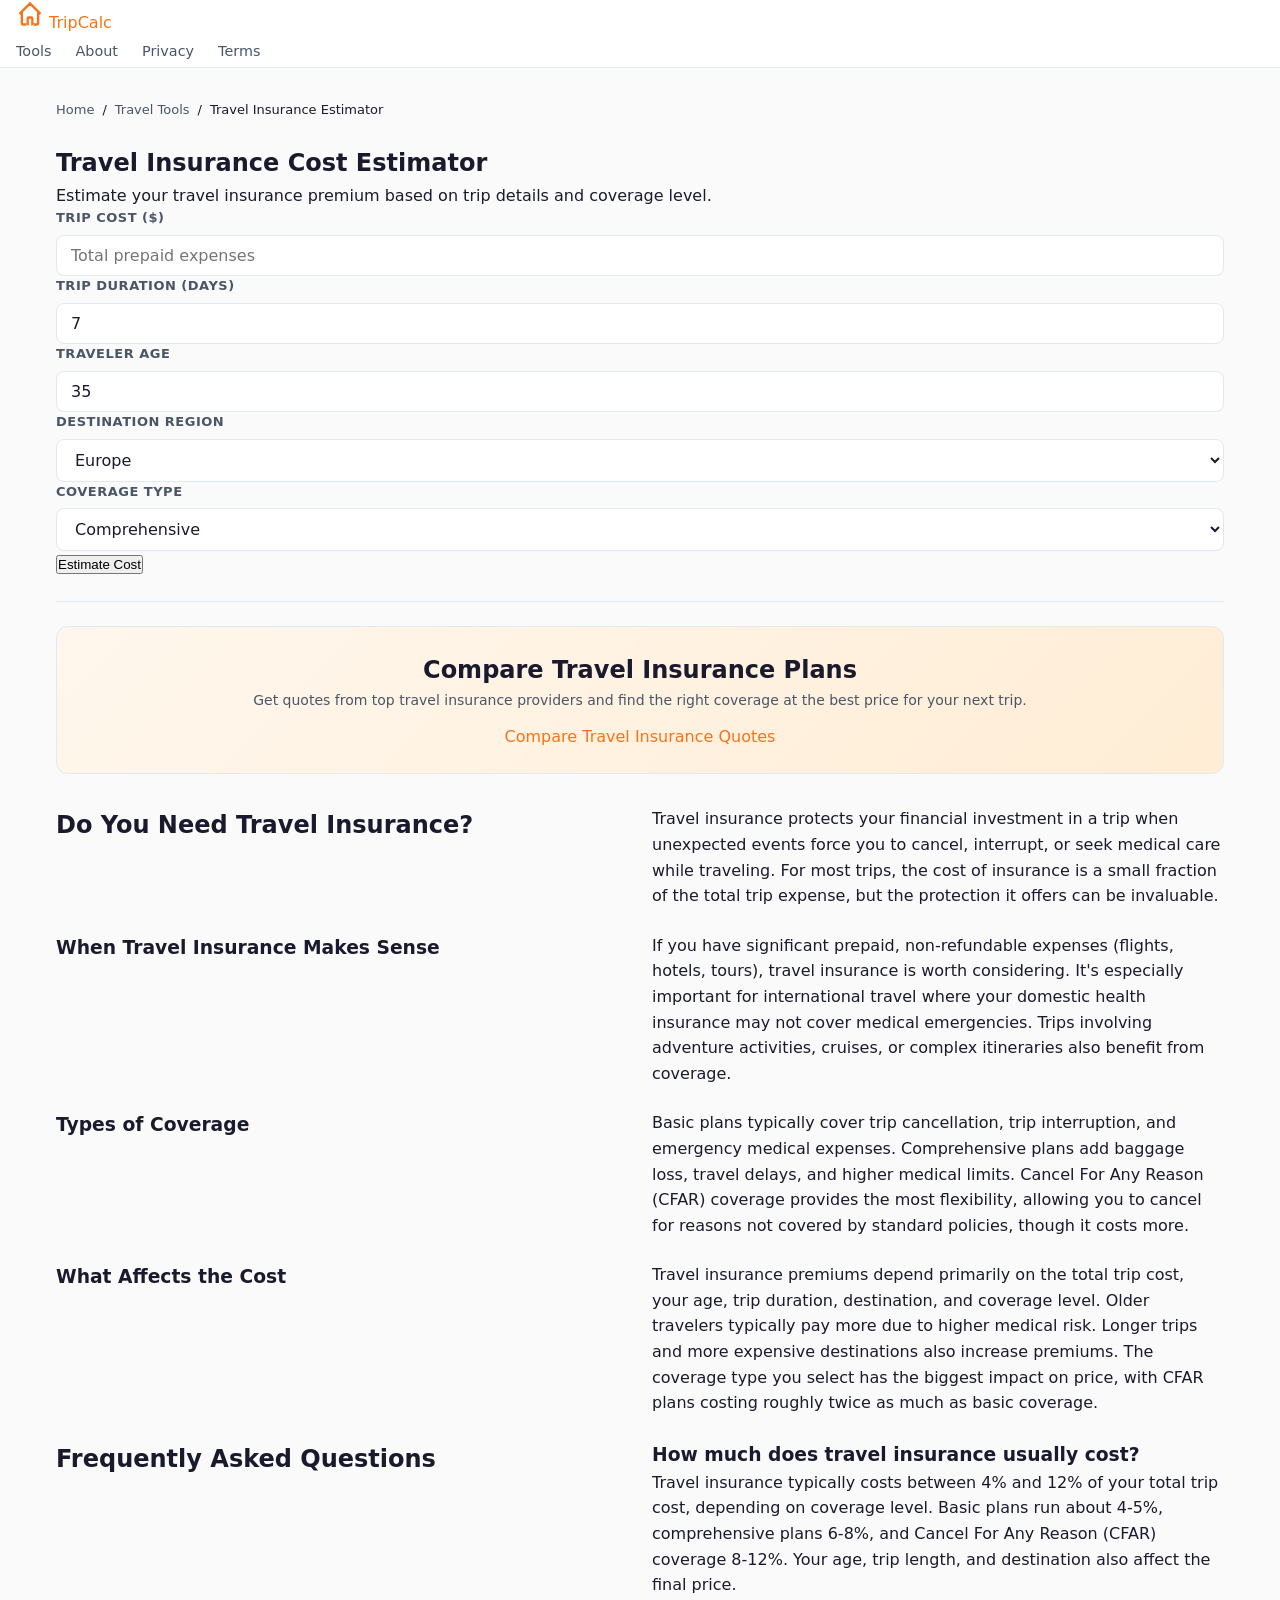
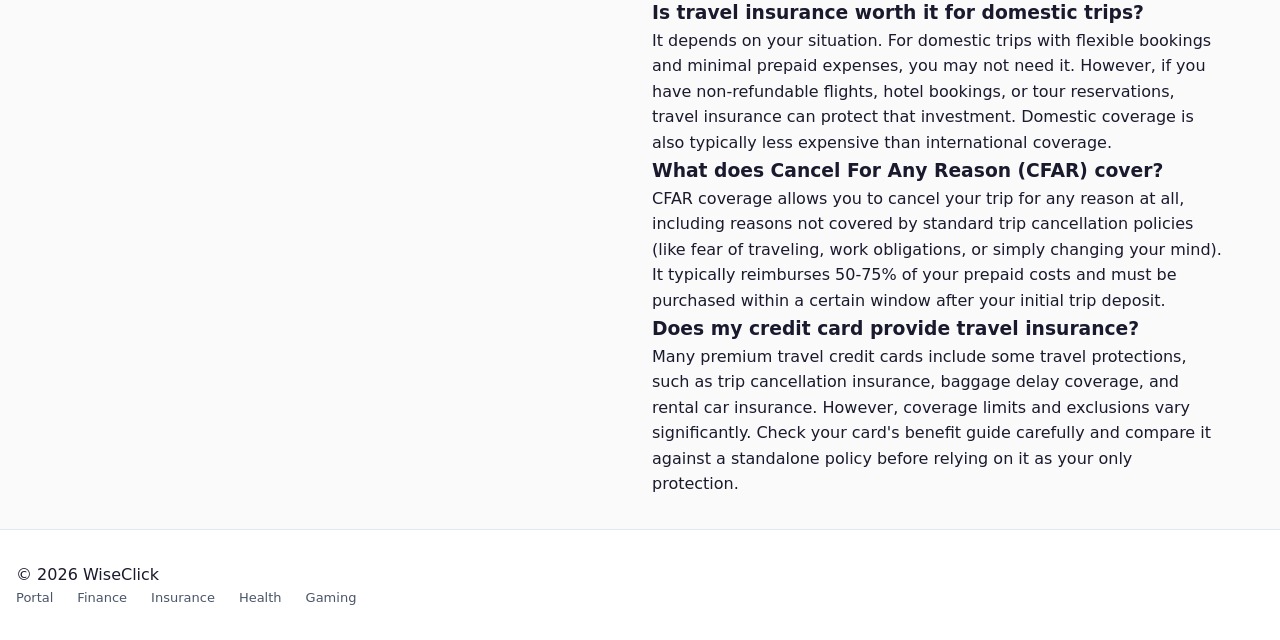
<file: travel-insurance-estimator/index.html>
<!DOCTYPE html>
<html lang="en">
<head>
    <meta charset="UTF-8">
    <meta name="viewport" content="width=device-width, initial-scale=1.0">
    <title>Travel Insurance Cost Estimator | TripCalc</title>
    <meta name="description" content="Estimate travel insurance costs based on trip value, destination, age, and coverage type. Compare plans and find the best coverage.">
    <meta name="robots" content="index, follow">
    <link rel="canonical" href="https://wiseclick.tools/travel-tools/travel-insurance-estimator/">
    <link rel="stylesheet" href="../css/style.css">
    <script type="application/ld+json">
    {
        "@context": "https://schema.org",
        "@type": "BreadcrumbList",
        "itemListElement": [
            {
                "@type": "ListItem",
                "position": 1,
                "name": "Home",
                "item": "https://wiseclick.tools/"
            },
            {
                "@type": "ListItem",
                "position": 2,
                "name": "Travel Tools",
                "item": "https://wiseclick.tools/travel-tools/"
            },
            {
                "@type": "ListItem",
                "position": 3,
                "name": "Travel Insurance Estimator"
            }
        ]
    }
    </script>
</head>
<body>
    <header class="site-header">
        <div class="container">
            <a href="../" class="logo">
                <svg viewBox="0 0 24 24" fill="none" stroke="currentColor" stroke-width="2" width="28" height="28"><path d="M3 12l2-2m0 0l7-7 7 7M5 10v10a1 1 0 001 1h3m10-11l2 2m-2-2v10a1 1 0 01-1 1h-3m-4 0a1 1 0 01-1-1v-4a1 1 0 011-1h2a1 1 0 011 1v4a1 1 0 01-1 1"/></svg>
                TripCalc
            </a>
            <button class="nav-toggle" onclick="document.querySelector('.nav-links').classList.toggle('open')" aria-label="Menu">
                <svg viewBox="0 0 24 24" fill="none" stroke="currentColor" stroke-width="2" width="24" height="24"><path d="M4 6h16M4 12h16M4 18h16"/></svg>
            </button>
            <nav class="nav-links">
                <a href="../">Tools</a>
                <a href="../about/">About</a>
                <a href="../privacy/">Privacy</a>
                <a href="../terms/">Terms</a>
            </nav>
        </div>
    </header>

    <main class="container">
        <nav class="breadcrumb" aria-label="Breadcrumb">
            <a href="https://wiseclick.tools/">Home</a>
            <span>/</span>
            <a href="https://wiseclick.tools/travel-tools/">Travel Tools</a>
            <span>/</span>
            <span>Travel Insurance Estimator</span>
        </nav>

        <section class="calculator-section">
            <h1>Travel Insurance Cost Estimator</h1>
            <p class="subtitle">Estimate your travel insurance premium based on trip details and coverage level.</p>

            <div class="calculator-card">
                <div class="form-group">
                    <label for="trip-cost">Trip Cost ($)</label>
                    <input type="number" id="trip-cost" min="0" step="1" placeholder="Total prepaid expenses" class="form-input">
                </div>
                <div class="form-group">
                    <label for="duration">Trip Duration (days)</label>
                    <input type="number" id="duration" min="1" step="1" value="7" class="form-input">
                </div>
                <div class="form-group">
                    <label for="age">Traveler Age</label>
                    <input type="number" id="age" min="1" max="100" value="35" class="form-input">
                </div>
                <div class="form-group">
                    <label for="region">Destination Region</label>
                    <select id="region" class="form-input">
                        <option value="domestic">Domestic</option>
                        <option value="europe" selected>Europe</option>
                        <option value="asia">Asia</option>
                        <option value="worldwide">Worldwide</option>
                    </select>
                </div>
                <div class="form-group">
                    <label for="coverage">Coverage Type</label>
                    <select id="coverage" class="form-input">
                        <option value="basic">Basic</option>
                        <option value="comprehensive" selected>Comprehensive</option>
                        <option value="cfar">Cancel For Any Reason (CFAR)</option>
                    </select>
                </div>

                <button onclick="calculateInsurance()" class="btn btn-primary">Estimate Cost</button>
            </div>

            <div id="results" class="results-section" style="display:none;">
                <h2>Your Estimated Premium</h2>
                <div class="result-card">
                    <div class="result-highlight">
                        <span class="result-label">Estimated Premium</span>
                        <span id="premium" class="result-value">$0</span>
                    </div>
                    <div class="result-highlight">
                        <span class="result-label">Coverage Rate</span>
                        <span id="rate" class="result-value">0%</span>
                    </div>
                </div>

                <h3>Coverage Breakdown</h3>
                <div id="breakdown" class="breakdown-list"></div>

                <h3>What's Typically Covered</h3>
                <div id="covered-list" class="covered-list"></div>
            </div>
        </section>

        <section class="cta-section">
            <div class="cta-card">
                <h2>Compare Travel Insurance Plans</h2>
                <p>Get quotes from top travel insurance providers and find the right coverage at the best price for your next trip.</p>
                <a href="https://www.tkqlhce.com/click-101753620-15796145" class="btn btn-cta" rel="nofollow sponsored">Compare Travel Insurance Quotes</a>
            </div>
        </section>

        <section class="seo-content">
            <h2>Do You Need Travel Insurance?</h2>
            <p>Travel insurance protects your financial investment in a trip when unexpected events force you to cancel, interrupt, or seek medical care while traveling. For most trips, the cost of insurance is a small fraction of the total trip expense, but the protection it offers can be invaluable.</p>
            <h3>When Travel Insurance Makes Sense</h3>
            <p>If you have significant prepaid, non-refundable expenses (flights, hotels, tours), travel insurance is worth considering. It's especially important for international travel where your domestic health insurance may not cover medical emergencies. Trips involving adventure activities, cruises, or complex itineraries also benefit from coverage.</p>
            <h3>Types of Coverage</h3>
            <p>Basic plans typically cover trip cancellation, trip interruption, and emergency medical expenses. Comprehensive plans add baggage loss, travel delays, and higher medical limits. Cancel For Any Reason (CFAR) coverage provides the most flexibility, allowing you to cancel for reasons not covered by standard policies, though it costs more.</p>
            <h3>What Affects the Cost</h3>
            <p>Travel insurance premiums depend primarily on the total trip cost, your age, trip duration, destination, and coverage level. Older travelers typically pay more due to higher medical risk. Longer trips and more expensive destinations also increase premiums. The coverage type you select has the biggest impact on price, with CFAR plans costing roughly twice as much as basic coverage.</p>

            <h2>Frequently Asked Questions</h2>
            <div class="faq-list">
                <div class="faq-item">
                    <h3>How much does travel insurance usually cost?</h3>
                    <p>Travel insurance typically costs between 4% and 12% of your total trip cost, depending on coverage level. Basic plans run about 4-5%, comprehensive plans 6-8%, and Cancel For Any Reason (CFAR) coverage 8-12%. Your age, trip length, and destination also affect the final price.</p>
                </div>
                <div class="faq-item">
                    <h3>Is travel insurance worth it for domestic trips?</h3>
                    <p>It depends on your situation. For domestic trips with flexible bookings and minimal prepaid expenses, you may not need it. However, if you have non-refundable flights, hotel bookings, or tour reservations, travel insurance can protect that investment. Domestic coverage is also typically less expensive than international coverage.</p>
                </div>
                <div class="faq-item">
                    <h3>What does Cancel For Any Reason (CFAR) cover?</h3>
                    <p>CFAR coverage allows you to cancel your trip for any reason at all, including reasons not covered by standard trip cancellation policies (like fear of traveling, work obligations, or simply changing your mind). It typically reimburses 50-75% of your prepaid costs and must be purchased within a certain window after your initial trip deposit.</p>
                </div>
                <div class="faq-item">
                    <h3>Does my credit card provide travel insurance?</h3>
                    <p>Many premium travel credit cards include some travel protections, such as trip cancellation insurance, baggage delay coverage, and rental car insurance. However, coverage limits and exclusions vary significantly. Check your card's benefit guide carefully and compare it against a standalone policy before relying on it as your only protection.</p>
                </div>
            </div>
        </section>
    </main>

    <footer class="site-footer">
        <div class="container">
            <p>&copy; 2026 WiseClick</p>
            <div class="footer-links">
                <a href="https://wiseclick.tools/">Portal</a>
                <a href="https://wiseclick.tools/finance/">Finance</a>
                <a href="https://wiseclick.tools/insurance/">Insurance</a>
                <a href="https://wiseclick.tools/health/">Health</a>
                <a href="https://wiseclick.tools/gaming/">Gaming</a>
            </div>
        </div>
    </footer>

    <script>
        function calculateInsurance() {
            const tripCost = parseFloat(document.getElementById('trip-cost').value);
            const duration = parseInt(document.getElementById('duration').value);
            const age = parseInt(document.getElementById('age').value);
            const region = document.getElementById('region').value;
            const coverageType = document.getElementById('coverage').value;

            if (!tripCost || tripCost <= 0) { alert('Please enter a valid trip cost.'); return; }
            if (!duration || duration <= 0) { alert('Please enter a valid trip duration.'); return; }
            if (!age || age <= 0) { alert('Please enter a valid traveler age.'); return; }

            // Base rate by coverage type
            let baseRateMin, baseRateMax;
            switch (coverageType) {
                case 'basic':
                    baseRateMin = 0.04; baseRateMax = 0.05; break;
                case 'comprehensive':
                    baseRateMin = 0.06; baseRateMax = 0.08; break;
                case 'cfar':
                    baseRateMin = 0.08; baseRateMax = 0.12; break;
            }

            // Use midpoint of rate range
            const baseRate = (baseRateMin + baseRateMax) / 2;
            let premium = tripCost * baseRate;

            // Age adjustment
            let ageFactor, ageLabel;
            if (age < 30) { ageFactor = 0.9; ageLabel = 'Young adult discount (0.9x)'; }
            else if (age <= 50) { ageFactor = 1.0; ageLabel = 'Standard rate (1.0x)'; }
            else if (age <= 65) { ageFactor = 1.2; ageLabel = 'Senior adjustment (1.2x)'; }
            else { ageFactor = 1.5; ageLabel = 'Senior adjustment (1.5x)'; }
            premium *= ageFactor;

            // Duration adjustment
            let durFactor, durLabel;
            if (duration < 7) { durFactor = 0.8; durLabel = 'Short trip (0.8x)'; }
            else if (duration <= 14) { durFactor = 1.0; durLabel = 'Standard duration (1.0x)'; }
            else if (duration <= 30) { durFactor = 1.2; durLabel = 'Extended trip (1.2x)'; }
            else { durFactor = 1.5; durLabel = 'Long-term trip (1.5x)'; }
            premium *= durFactor;

            // Region adjustment
            let regionFactor, regionLabel;
            switch (region) {
                case 'domestic': regionFactor = 0.9; regionLabel = 'Domestic (0.9x)'; break;
                case 'europe': regionFactor = 1.0; regionLabel = 'Europe (1.0x)'; break;
                case 'asia': regionFactor = 1.1; regionLabel = 'Asia (1.1x)'; break;
                case 'worldwide': regionFactor = 1.2; regionLabel = 'Worldwide (1.2x)'; break;
            }
            premium *= regionFactor;

            premium = Math.round(premium * 100) / 100;
            const effectiveRate = ((premium / tripCost) * 100).toFixed(1);

            // Display results
            document.getElementById('premium').textContent = '$' + premium.toFixed(2);
            document.getElementById('rate').textContent = effectiveRate + '% of trip cost';

            // Breakdown
            const breakdownItems = [
                { label: 'Trip Cost', value: '$' + tripCost.toFixed(2) },
                { label: 'Coverage Type', value: coverageType === 'cfar' ? 'Cancel For Any Reason' : coverageType.charAt(0).toUpperCase() + coverageType.slice(1) },
                { label: 'Base Rate', value: (baseRate * 100).toFixed(1) + '%' },
                { label: 'Age Factor (' + age + ' yrs)', value: ageLabel },
                { label: 'Duration Factor (' + duration + ' days)', value: durLabel },
                { label: 'Region Factor', value: regionLabel },
                { label: 'Estimated Premium', value: '$' + premium.toFixed(2), highlight: true }
            ];

            let breakdownHtml = '';
            breakdownItems.forEach(item => {
                const cls = item.highlight ? ' breakdown-item highlight' : ' breakdown-item';
                breakdownHtml += '<div class="' + cls + '"><span>' + item.label + '</span><span>' + item.value + '</span></div>';
            });
            document.getElementById('breakdown').innerHTML = breakdownHtml;

            // What's covered
            const coveredItems = {
                basic: [
                    'Trip cancellation (covered reasons)',
                    'Trip interruption',
                    'Emergency medical expenses',
                    'Emergency medical evacuation'
                ],
                comprehensive: [
                    'Trip cancellation (covered reasons)',
                    'Trip interruption',
                    'Emergency medical expenses',
                    'Emergency medical evacuation',
                    'Baggage loss or delay',
                    'Travel delay reimbursement',
                    'Missed connection coverage',
                    '24/7 travel assistance'
                ],
                cfar: [
                    'Trip cancellation (any reason)',
                    'Trip interruption',
                    'Emergency medical expenses',
                    'Emergency medical evacuation',
                    'Baggage loss or delay',
                    'Travel delay reimbursement',
                    'Missed connection coverage',
                    '24/7 travel assistance',
                    'Cancel For Any Reason (50-75% reimbursement)'
                ]
            };

            const typeKey = coverageType;
            let coveredHtml = '';
            coveredItems[typeKey].forEach(item => {
                coveredHtml += '<div class="covered-item"><span class="check">&#10003;</span> ' + item + '</div>';
            });
            document.getElementById('covered-list').innerHTML = coveredHtml;

            document.getElementById('results').style.display = 'block';
            document.getElementById('results').scrollIntoView({ behavior: 'smooth' });
        }
    </script>
</body>
</html>
</file>
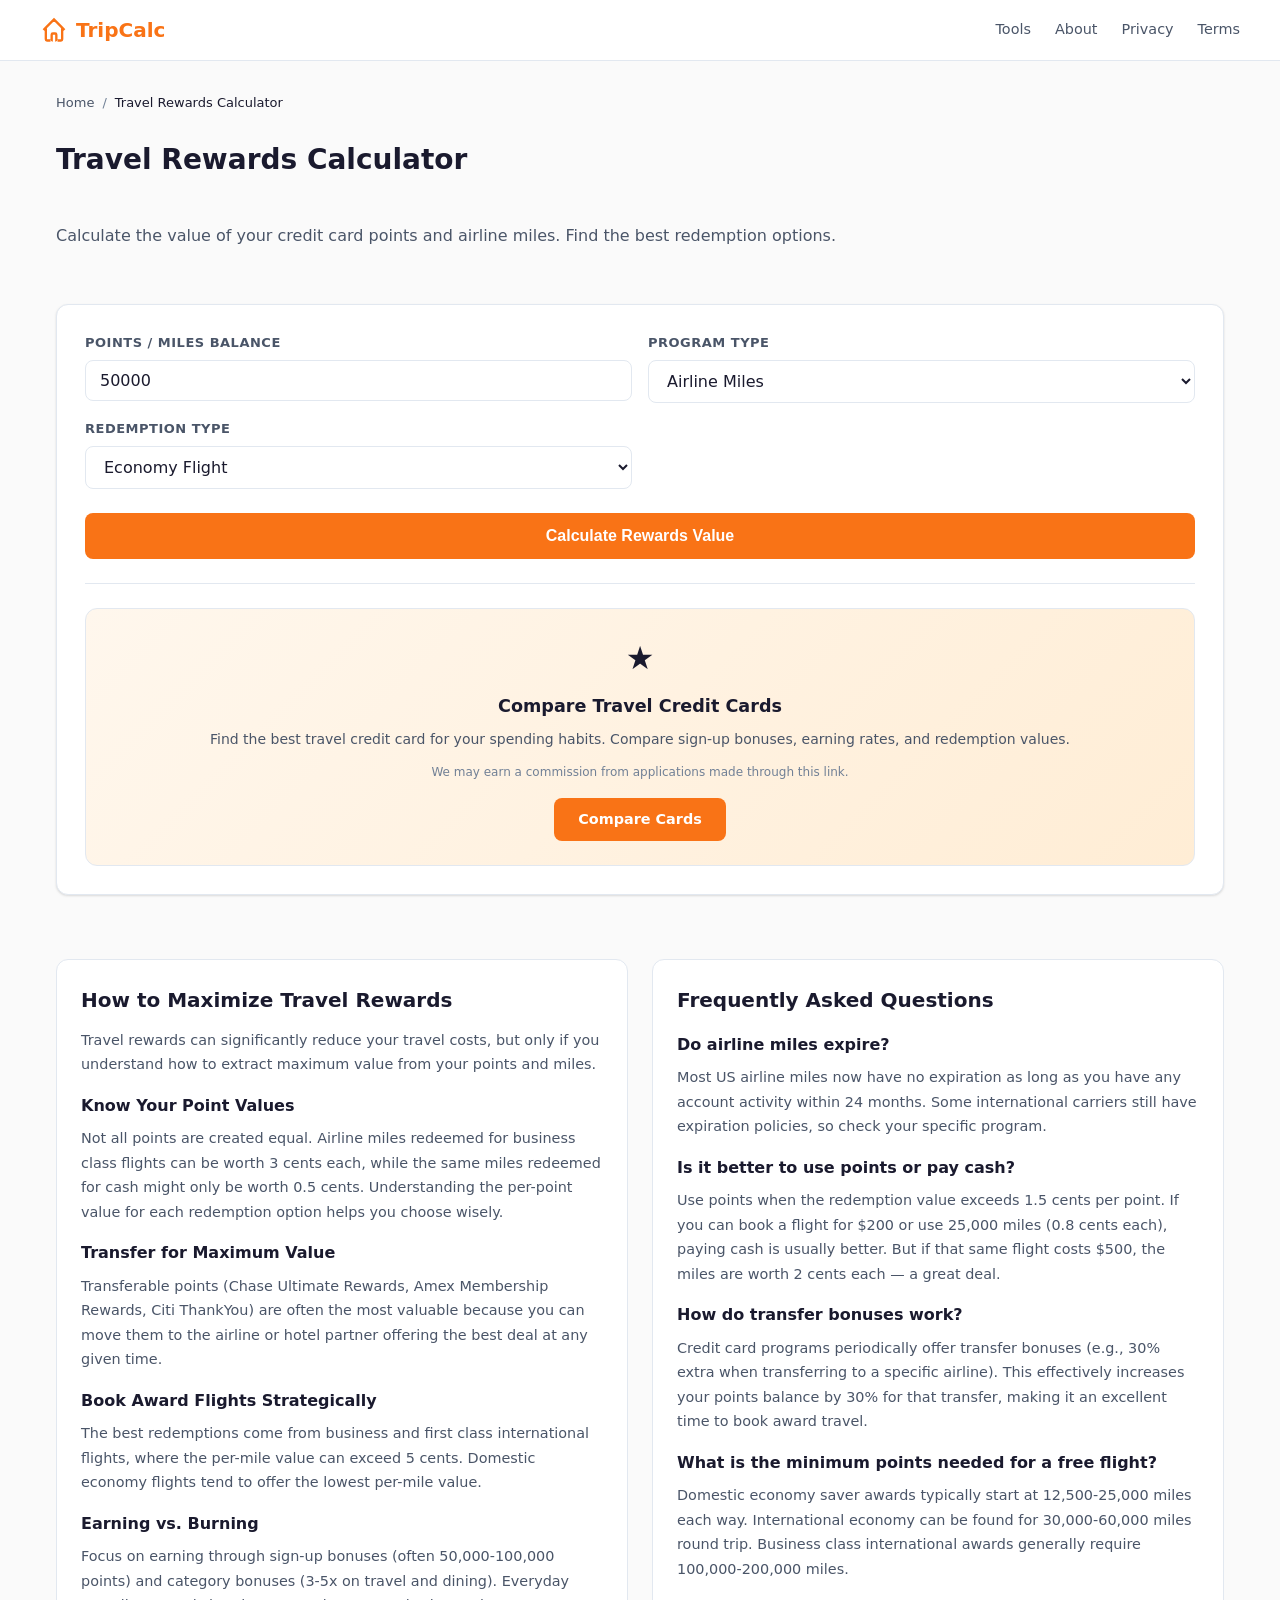
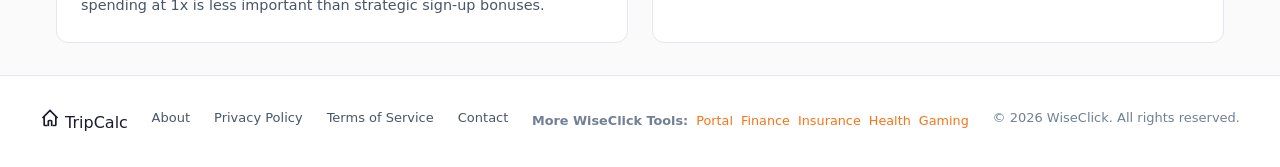
<file: travel-rewards-calculator/index.html>
<!DOCTYPE html>
<html lang="en">
<head>
  <meta charset="UTF-8">
  <link rel="icon" type="image/svg+xml" href="../favicon/favicon.svg">
  <meta name="viewport" content="width=device-width, initial-scale=1.0">
  <title>Travel Rewards Calculator - Maximize Your Points & Miles | TripCalc</title>
  <meta name="description" content="Calculate the value of your credit card points and airline miles. Find the best redemption options for flights, hotels, and upgrades.">
  <meta name="keywords" content="travel rewards calculator, credit card points value, airline miles value, points calculator, miles redemption value">
  <link rel="canonical" href="https://trip.wiseclick.site/travel-rewards-calculator/">
  <meta property="og:title" content="Travel Rewards Calculator - Maximize Your Points & Miles">
  <meta property="og:description" content="Calculate the value of your credit card points and airline miles. Find the best redemption options.">
  <meta property="og:type" content="website">
  <meta property="og:url" content="https://trip.wiseclick.site/travel-rewards-calculator/">
  <link rel="stylesheet" href="../css/style.css">
  <script type="application/ld+json">
  {
    "@context": "https://schema.org",
    "@type": "WebApplication",
    "name": "Travel Rewards Calculator",
    "description": "Calculate the value of your credit card points and airline miles",
    "applicationCategory": "TravelApplication",
    "operatingSystem": "Any",
    "offers": { "@type": "Offer", "price": "0", "priceCurrency": "USD" }
  }
  </script>
  <script type="application/ld+json">
  {
    "@context": "https://schema.org",
    "@type": "FAQPage",
    "mainEntity": [
      {
        "@type": "Question",
        "name": "How much are airline miles worth?",
        "acceptedAnswer": {
          "@type": "Answer",
          "text": "Airline miles are typically worth 1 to 3 cents per mile depending on how you redeem them. Economy flights average 1.5 cents per mile, while business class can reach 3 cents per mile or more."
        }
      },
      {
        "@type": "Question",
        "name": "Should I redeem points for cash back or travel?",
        "acceptedAnswer": {
          "@type": "Answer",
          "text": "Travel redemptions typically offer 20-50% more value than cash back. Transferring points to airline or hotel partners often yields the highest per-point value."
        }
      },
      {
        "@type": "Question",
        "name": "How many miles do I need for a free flight?",
        "acceptedAnswer": {
          "@type": "Answer",
          "text": "Domestic economy flights typically require 25,000-50,000 miles. International economy flights range from 30,000-80,000 miles, while business class can require 70,000-200,000+ miles."
        }
      },
      {
        "@type": "Question",
        "name": "What are transferable points?",
        "acceptedAnswer": {
          "@type": "Answer",
          "text": "Transferable points from programs like Chase Ultimate Rewards or Amex Membership Rewards can be moved to multiple airline and hotel partners, giving you flexibility and often the best redemption value."
        }
      }
    ]
  }
  </script>
  <script type="application/ld+json">
  {
    "@context": "https://schema.org",
    "@type": "BreadcrumbList",
    "itemListElement": [
      { "@type": "ListItem", "position": 1, "name": "Home", "item": "https://trip.wiseclick.site/" },
      { "@type": "ListItem", "position": 2, "name": "Travel Rewards Calculator", "item": "https://trip.wiseclick.site/travel-rewards-calculator/" }
    ]
  }
  </script>
</head>
<body>

  <header class="site-header">
    <div class="header-inner">
      <a href="/" class="site-logo">
        <svg viewBox="0 0 24 24" fill="none" stroke="currentColor" stroke-width="2" width="28" height="28"><path d="M3 12l2-2m0 0l7-7 7 7M5 10v10a1 1 0 001 1h3m10-11l2 2m-2-2v10a1 1 0 01-1 1h-3m-4 0a1 1 0 01-1-1v-4a1 1 0 011-1h2a1 1 0 011 1v4a1 1 0 01-1 1"/></svg>
        TripCalc
      </a>
      <nav class="nav-links">
        <a href="/#tools">Tools</a>
        <a href="/about/">About</a>
        <a href="/privacy/">Privacy</a>
        <a href="/terms/">Terms</a>
      </nav>
      <button class="nav-toggle" onclick="document.querySelector('.nav-links').classList.toggle('open')" aria-label="Menu">
        <svg viewBox="0 0 24 24" fill="none" stroke="currentColor" stroke-width="2"><line x1="3" y1="6" x2="21" y2="6"/><line x1="3" y1="12" x2="21" y2="12"/><line x1="3" y1="18" x2="21" y2="18"/></svg>
      </button>
    </div>
  </header>

  <main>
    <nav class="breadcrumb">
      <a href="/">Home</a> / <span>Travel Rewards Calculator</span>
    </nav>

    <div class="calc-page">
      <h1>Travel Rewards Calculator</h1>
      <p class="subtitle">Calculate the value of your credit card points and airline miles. Find the best redemption options.</p>

      <div class="calc-tool">
        <form class="calc-form" id="rewards-form" onsubmit="return false;">
          <div class="form-group">
            <label for="balance">Points / Miles Balance</label>
            <input type="number" id="balance" value="50000" min="0" step="1000">
          </div>
          <div class="form-group">
            <label for="program">Program Type</label>
            <select id="program">
              <option value="airline">Airline Miles</option>
              <option value="hotel">Hotel Points</option>
              <option value="credit-card">Credit Card Points</option>
              <option value="transferable">Transferable Points</option>
            </select>
          </div>
          <div class="form-group">
            <label for="redemption">Redemption Type</label>
            <select id="redemption">
              <option value="economy">Economy Flight</option>
              <option value="business">Business Flight</option>
              <option value="hotel-night">Hotel Night</option>
              <option value="cash-back">Cash Back</option>
              <option value="gift-card">Gift Card</option>
            </select>
          </div>
          <button type="button" class="btn-calculate" onclick="calculateRewards()">Calculate Rewards Value</button>
        </form>

        <div class="calc-results" id="results">
          <div class="result-highlight">
            <div class="label">Total Reward Value</div>
            <div class="value" id="total-value">$0</div>
          </div>
          <div class="result-details">
            <div class="result-item">
              <div class="label">Per-Point Value</div>
              <div class="value" id="per-point">0 cents</div>
            </div>
            <div class="result-item">
              <div class="label">Points Balance</div>
              <div class="value" id="balance-display">0</div>
            </div>
            <div class="result-item">
              <div class="label">Economy Flight Value</div>
              <div class="value" id="economy-equiv">$0</div>
            </div>
            <div class="result-item">
              <div class="label">Hotel Night Value</div>
              <div class="value" id="hotel-equiv">$0</div>
            </div>
          </div>
          <div id="suggestions" style="margin-top:1rem;"></div>
        </div>

        <div class="cta-section">
          <div class="cta-card">
            <div class="cta-icon">&#9733;</div>
            <h3>Compare Travel Credit Cards</h3>
            <p>Find the best travel credit card for your spending habits. Compare sign-up bonuses, earning rates, and redemption values.</p>
            <p class="affiliate-disclosure">We may earn a commission from applications made through this link.</p>
            <a href="https://www.tkqlhce.com/click-101753620-15796145" class="cta-button" rel="nofollow sponsored">Compare Cards</a>
          </div>
        </div>
      </div>

      <div class="seo-content">
        <div class="seo-block">
          <h2>How to Maximize Travel Rewards</h2>
          <p>Travel rewards can significantly reduce your travel costs, but only if you understand how to extract maximum value from your points and miles.</p>
          <h3>Know Your Point Values</h3>
          <p>Not all points are created equal. Airline miles redeemed for business class flights can be worth 3 cents each, while the same miles redeemed for cash might only be worth 0.5 cents. Understanding the per-point value for each redemption option helps you choose wisely.</p>
          <h3>Transfer for Maximum Value</h3>
          <p>Transferable points (Chase Ultimate Rewards, Amex Membership Rewards, Citi ThankYou) are often the most valuable because you can move them to the airline or hotel partner offering the best deal at any given time.</p>
          <h3>Book Award Flights Strategically</h3>
          <p>The best redemptions come from business and first class international flights, where the per-mile value can exceed 5 cents. Domestic economy flights tend to offer the lowest per-mile value.</p>
          <h3>Earning vs. Burning</h3>
          <p>Focus on earning through sign-up bonuses (often 50,000-100,000 points) and category bonuses (3-5x on travel and dining). Everyday spending at 1x is less important than strategic sign-up bonuses.</p>
        </div>
        <div class="seo-block">
          <h2>Frequently Asked Questions</h2>
          <h3>Do airline miles expire?</h3>
          <p>Most US airline miles now have no expiration as long as you have any account activity within 24 months. Some international carriers still have expiration policies, so check your specific program.</p>
          <h3>Is it better to use points or pay cash?</h3>
          <p>Use points when the redemption value exceeds 1.5 cents per point. If you can book a flight for $200 or use 25,000 miles (0.8 cents each), paying cash is usually better. But if that same flight costs $500, the miles are worth 2 cents each — a great deal.</p>
          <h3>How do transfer bonuses work?</h3>
          <p>Credit card programs periodically offer transfer bonuses (e.g., 30% extra when transferring to a specific airline). This effectively increases your points balance by 30% for that transfer, making it an excellent time to book award travel.</p>
          <h3>What is the minimum points needed for a free flight?</h3>
          <p>Domestic economy saver awards typically start at 12,500-25,000 miles each way. International economy can be found for 30,000-60,000 miles round trip. Business class international awards generally require 100,000-200,000 miles.</p>
        </div>
      </div>
    </div>
  </main>

  <footer class="site-footer">
    <div class="footer-inner">
      <div class="footer-brand">
        <svg viewBox="0 0 24 24" fill="none" stroke="currentColor" stroke-width="2" width="20" height="20">
          <path d="M3 12l2-2m0 0l7-7 7 7M5 10v10a1 1 0 001 1h3m10-11l2 2m-2-2v10a1 1 0 01-1 1h-3m-4 0a1 1 0 01-1-1v-4a1 1 0 011-1h2a1 1 0 011 1v4a1 1 0 01-1 1"/>
        </svg>
        <span>TripCalc</span>
      </div>
      <ul class="footer-links">
        <li><a href="/about/">About</a></li>
        <li><a href="/privacy/">Privacy Policy</a></li>
        <li><a href="/terms/">Terms of Service</a></li>
        <li><a href="mailto:contact@wiseclick.site">Contact</a></li>
      </ul>
      <div class="cross-site-links"><span>More WiseClick Tools:</span><a href="https://wiseclick.site/" target="_blank" rel="noopener">Portal</a><a href="https://calc.wiseclick.site/" target="_blank" rel="noopener">Finance</a><a href="https://insure.wiseclick.site/" target="_blank" rel="noopener">Insurance</a><a href="https://fit.wiseclick.site/" target="_blank" rel="noopener">Health</a><a href="https://game.wiseclick.site/" target="_blank" rel="noopener">Gaming</a></div>
      <p class="footer-copy">&copy; 2026 WiseClick. All rights reserved.</p>
    </div>
  </footer>

  <script>
    function calculateRewards() {
      const balance = Math.max(0, parseInt(document.getElementById('balance').value) || 0);
      const program = document.getElementById('program').value;
      const redemption = document.getElementById('redemption').value;

      // Per-point values in dollars
      const values = {
        airline: { economy: 0.015, business: 0.03, 'hotel-night': 0.008, 'cash-back': 0.005, 'gift-card': 0.008 },
        hotel: { economy: 0.008, business: 0.008, 'hotel-night': 0.008, premium: 0.012, 'cash-back': 0.005, 'gift-card': 0.006 },
        'credit-card': { economy: 0.015, business: 0.015, 'hotel-night': 0.01, 'cash-back': 0.01, 'gift-card': 0.01 },
        transferable: { economy: 0.018, business: 0.018, 'hotel-night': 0.012, 'cash-back': 0.01, 'gift-card': 0.01 }
      };

      // Hotel has special premium handling for hotel-night redemption
      let perPoint;
      if (program === 'hotel' && redemption === 'hotel-night') {
        perPoint = 0.012; // premium hotel value
      } else {
        perPoint = values[program][redemption] || 0.01;
      }

      const totalValue = balance * perPoint;
      const economyValue = balance * (values[program].economy || 0.015);
      const hotelValue = balance * 0.012;

      document.getElementById('total-value').textContent = '$' + totalValue.toFixed(2).replace(/\B(?=(\d{3})+(?!\d))/g, ',');
      document.getElementById('per-point').textContent = (perPoint * 100).toFixed(2) + ' cents';
      document.getElementById('balance-display').textContent = balance.toLocaleString();
      document.getElementById('economy-equiv').textContent = '$' + economyValue.toFixed(2).replace(/\B(?=(\d{3})+(?!\d))/g, ',');
      document.getElementById('hotel-equiv').textContent = '$' + hotelValue.toFixed(2).replace(/\B(?=(\d{3})+(?!\d))/g, ',');

      // Suggestions
      const suggestions = [];
      if (totalValue > 0) {
        const economyFlights = Math.floor(totalValue / 350);
        if (economyFlights > 0) suggestions.push('Equivalent to ' + economyFlights + ' domestic economy flight' + (economyFlights > 1 ? 's' : '') + ' (~$350 each)');
        const hotelNights = Math.floor(totalValue / 150);
        if (hotelNights > 0) suggestions.push('Equivalent to ' + hotelNights + ' hotel night' + (hotelNights > 1 ? 's' : '') + ' (~$150 each)');
        if (program === 'airline' && balance >= 60000) suggestions.push('You have enough for a round-trip business class flight to Europe');
        if (program === 'transferable') suggestions.push('Tip: Transfer to airline partners for up to 50% more value');
      }
      const sugEl = document.getElementById('suggestions');
      if (suggestions.length > 0) {
        sugEl.innerHTML = '<h3 style="font-size:0.95rem;font-weight:600;margin-bottom:0.5rem;">Redemption Suggestions</h3>' +
          suggestions.map(s => '<p style="font-size:0.875rem;color:var(--text-secondary);margin-bottom:0.25rem;">&bull; ' + s + '</p>').join('');
      } else {
        sugEl.innerHTML = '';
      }

      document.getElementById('results').classList.add('visible');
    }
  </script>
</body>
</html>
</file>
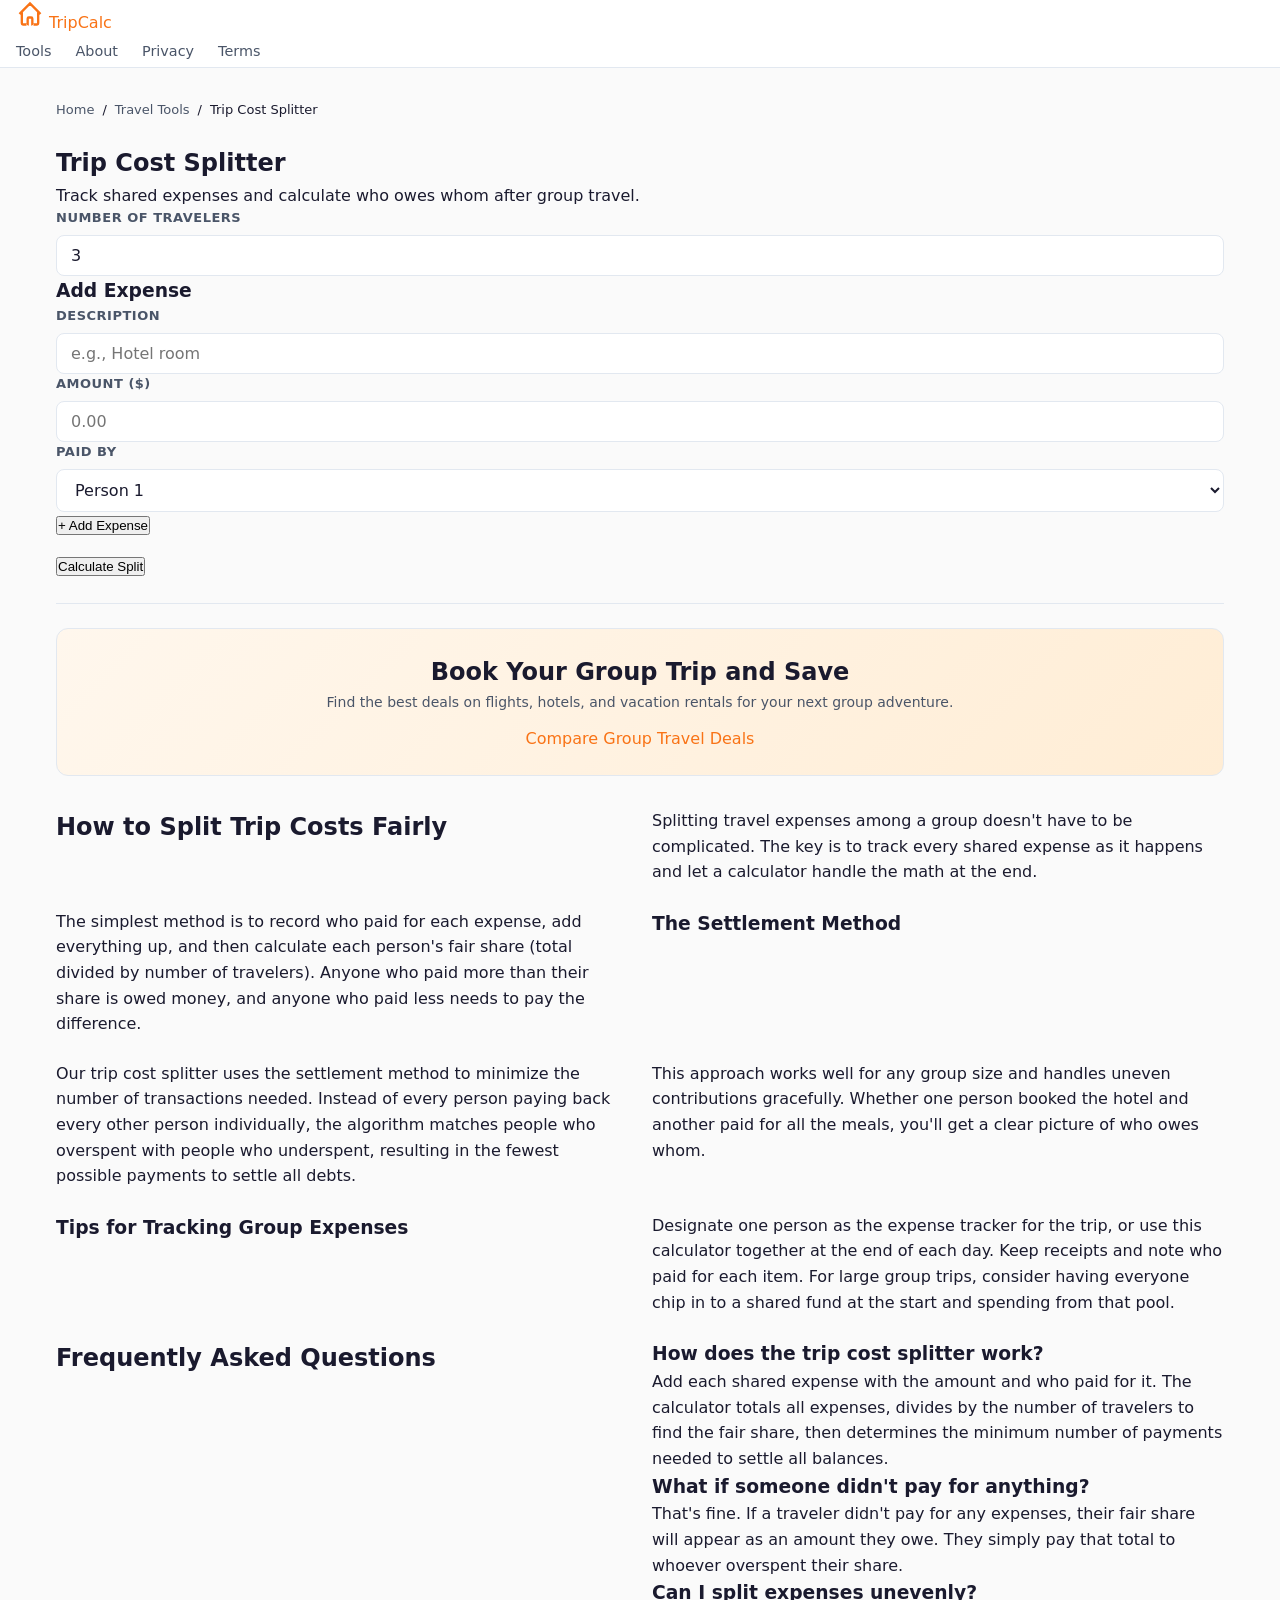
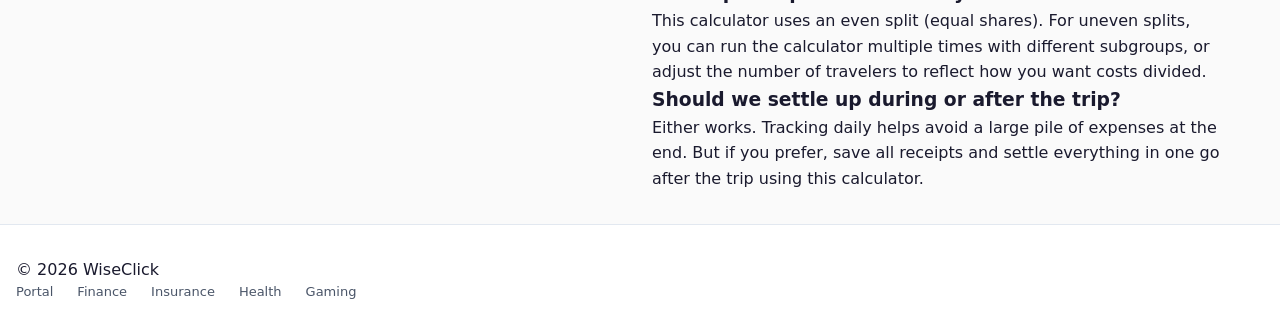
<file: trip-cost-splitter/index.html>
<!DOCTYPE html>
<html lang="en">
<head>
    <meta charset="UTF-8">
    <meta name="viewport" content="width=device-width, initial-scale=1.0">
    <title>Trip Cost Splitter - Divide Travel Expenses Fairly | TripCalc</title>
    <meta name="description" content="Free trip cost splitter. Track shared expenses, calculate who owes whom, and settle up fairly after group travel.">
    <meta name="robots" content="index, follow">
    <link rel="canonical" href="https://wiseclick.tools/travel-tools/trip-cost-splitter/">
    <link rel="stylesheet" href="../css/style.css">
    <script type="application/ld+json">
    {
        "@context": "https://schema.org",
        "@type": "BreadcrumbList",
        "itemListElement": [
            {
                "@type": "ListItem",
                "position": 1,
                "name": "Home",
                "item": "https://wiseclick.tools/"
            },
            {
                "@type": "ListItem",
                "position": 2,
                "name": "Travel Tools",
                "item": "https://wiseclick.tools/travel-tools/"
            },
            {
                "@type": "ListItem",
                "position": 3,
                "name": "Trip Cost Splitter"
            }
        ]
    }
    </script>
</head>
<body>
    <header class="site-header">
        <div class="container">
            <a href="../" class="logo">
                <svg viewBox="0 0 24 24" fill="none" stroke="currentColor" stroke-width="2" width="28" height="28"><path d="M3 12l2-2m0 0l7-7 7 7M5 10v10a1 1 0 001 1h3m10-11l2 2m-2-2v10a1 1 0 01-1 1h-3m-4 0a1 1 0 01-1-1v-4a1 1 0 011-1h2a1 1 0 011 1v4a1 1 0 01-1 1"/></svg>
                TripCalc
            </a>
            <button class="nav-toggle" onclick="document.querySelector('.nav-links').classList.toggle('open')" aria-label="Menu">
                <svg viewBox="0 0 24 24" fill="none" stroke="currentColor" stroke-width="2" width="24" height="24"><path d="M4 6h16M4 12h16M4 18h16"/></svg>
            </button>
            <nav class="nav-links">
                <a href="../">Tools</a>
                <a href="../about/">About</a>
                <a href="../privacy/">Privacy</a>
                <a href="../terms/">Terms</a>
            </nav>
        </div>
    </header>

    <main class="container">
        <nav class="breadcrumb" aria-label="Breadcrumb">
            <a href="https://wiseclick.tools/">Home</a>
            <span>/</span>
            <a href="https://wiseclick.tools/travel-tools/">Travel Tools</a>
            <span>/</span>
            <span>Trip Cost Splitter</span>
        </nav>

        <section class="calculator-section">
            <h1>Trip Cost Splitter</h1>
            <p class="subtitle">Track shared expenses and calculate who owes whom after group travel.</p>

            <div class="calculator-card">
                <div class="form-group">
                    <label for="travelers">Number of Travelers</label>
                    <input type="number" id="travelers" min="1" max="10" value="3" class="form-input">
                </div>

                <h3>Add Expense</h3>
                <div class="expense-form">
                    <div class="form-row">
                        <div class="form-group">
                            <label for="exp-desc">Description</label>
                            <input type="text" id="exp-desc" placeholder="e.g., Hotel room" class="form-input">
                        </div>
                        <div class="form-group">
                            <label for="exp-amount">Amount ($)</label>
                            <input type="number" id="exp-amount" min="0" step="0.01" placeholder="0.00" class="form-input">
                        </div>
                        <div class="form-group">
                            <label for="exp-paid-by">Paid By</label>
                            <select id="exp-paid-by" class="form-input"></select>
                        </div>
                    </div>
                    <button onclick="addExpense()" class="btn btn-secondary">+ Add Expense</button>
                </div>

                <div id="expense-list" class="expense-list"></div>

                <button onclick="calculateSplit()" class="btn btn-primary">Calculate Split</button>
            </div>

            <div id="results" class="results-section" style="display:none;">
                <h2>Results</h2>
                <div class="result-card">
                    <div class="result-highlight">
                        <span class="result-label">Total Expenses</span>
                        <span id="total-expenses" class="result-value">$0.00</span>
                    </div>
                    <div class="result-highlight">
                        <span class="result-label">Fair Share Per Person</span>
                        <span id="fair-share" class="result-value">$0.00</span>
                    </div>
                </div>

                <h3>Per Person Summary</h3>
                <div id="person-summary" class="summary-grid"></div>

                <h3>Settlements</h3>
                <div id="settlements" class="settlement-list"></div>
            </div>
        </section>

        <section class="cta-section">
            <div class="cta-card">
                <h2>Book Your Group Trip and Save</h2>
                <p>Find the best deals on flights, hotels, and vacation rentals for your next group adventure.</p>
                <a href="https://www.tkqlhce.com/click-101753620-15796145" class="btn btn-cta" rel="nofollow sponsored">Compare Group Travel Deals</a>
            </div>
        </section>

        <section class="seo-content">
            <h2>How to Split Trip Costs Fairly</h2>
            <p>Splitting travel expenses among a group doesn't have to be complicated. The key is to track every shared expense as it happens and let a calculator handle the math at the end.</p>
            <p>The simplest method is to record who paid for each expense, add everything up, and then calculate each person's fair share (total divided by number of travelers). Anyone who paid more than their share is owed money, and anyone who paid less needs to pay the difference.</p>
            <h3>The Settlement Method</h3>
            <p>Our trip cost splitter uses the settlement method to minimize the number of transactions needed. Instead of every person paying back every other person individually, the algorithm matches people who overspent with people who underspent, resulting in the fewest possible payments to settle all debts.</p>
            <p>This approach works well for any group size and handles uneven contributions gracefully. Whether one person booked the hotel and another paid for all the meals, you'll get a clear picture of who owes whom.</p>
            <h3>Tips for Tracking Group Expenses</h3>
            <p>Designate one person as the expense tracker for the trip, or use this calculator together at the end of each day. Keep receipts and note who paid for each item. For large group trips, consider having everyone chip in to a shared fund at the start and spending from that pool.</p>

            <h2>Frequently Asked Questions</h2>
            <div class="faq-list">
                <div class="faq-item">
                    <h3>How does the trip cost splitter work?</h3>
                    <p>Add each shared expense with the amount and who paid for it. The calculator totals all expenses, divides by the number of travelers to find the fair share, then determines the minimum number of payments needed to settle all balances.</p>
                </div>
                <div class="faq-item">
                    <h3>What if someone didn't pay for anything?</h3>
                    <p>That's fine. If a traveler didn't pay for any expenses, their fair share will appear as an amount they owe. They simply pay that total to whoever overspent their share.</p>
                </div>
                <div class="faq-item">
                    <h3>Can I split expenses unevenly?</h3>
                    <p>This calculator uses an even split (equal shares). For uneven splits, you can run the calculator multiple times with different subgroups, or adjust the number of travelers to reflect how you want costs divided.</p>
                </div>
                <div class="faq-item">
                    <h3>Should we settle up during or after the trip?</h3>
                    <p>Either works. Tracking daily helps avoid a large pile of expenses at the end. But if you prefer, save all receipts and settle everything in one go after the trip using this calculator.</p>
                </div>
            </div>
        </section>
    </main>

    <footer class="site-footer">
        <div class="container">
            <p>&copy; 2026 WiseClick</p>
            <div class="footer-links">
                <a href="https://wiseclick.tools/">Portal</a>
                <a href="https://wiseclick.tools/finance/">Finance</a>
                <a href="https://wiseclick.tools/insurance/">Insurance</a>
                <a href="https://wiseclick.tools/health/">Health</a>
                <a href="https://wiseclick.tools/gaming/">Gaming</a>
            </div>
        </div>
    </footer>

    <script>
        let expenses = [];

        function updatePaidByDropdown() {
            const count = parseInt(document.getElementById('travelers').value) || 2;
            const select = document.getElementById('exp-paid-by');
            select.innerHTML = '';
            for (let i = 1; i <= count; i++) {
                const opt = document.createElement('option');
                opt.value = i;
                opt.textContent = 'Person ' + i;
                select.appendChild(opt);
            }
        }

        document.getElementById('travelers').addEventListener('change', function() {
            let v = parseInt(this.value);
            if (v < 1) { this.value = 1; v = 1; }
            if (v > 10) { this.value = 10; v = 10; }
            updatePaidByDropdown();
            renderExpenses();
        });

        function addExpense() {
            const desc = document.getElementById('exp-desc').value.trim();
            const amount = parseFloat(document.getElementById('exp-amount').value);
            const paidBy = parseInt(document.getElementById('exp-paid-by').value);

            if (!desc) { alert('Please enter a description.'); return; }
            if (!amount || amount <= 0) { alert('Please enter a valid amount.'); return; }

            expenses.push({ desc, amount, paidBy });
            document.getElementById('exp-desc').value = '';
            document.getElementById('exp-amount').value = '';
            renderExpenses();
        }

        function removeExpense(index) {
            expenses.splice(index, 1);
            renderExpenses();
        }

        function renderExpenses() {
            const list = document.getElementById('expense-list');
            if (expenses.length === 0) {
                list.innerHTML = '';
                return;
            }
            let html = '<table class="expense-table"><thead><tr><th>Description</th><th>Amount</th><th>Paid By</th><th></th></tr></thead><tbody>';
            expenses.forEach((exp, i) => {
                html += '<tr><td>' + exp.desc + '</td><td>$' + exp.amount.toFixed(2) + '</td><td>Person ' + exp.paidBy + '</td><td><button onclick="removeExpense(' + i + ')" class="btn-remove">&times;</button></td></tr>';
            });
            html += '</tbody></table>';
            list.innerHTML = html;
        }

        function calculateSplit() {
            const numTravelers = parseInt(document.getElementById('travelers').value);
            if (expenses.length === 0) { alert('Please add at least one expense.'); return; }

            const total = expenses.reduce((sum, e) => sum + e.amount, 0);
            const fairShare = total / numTravelers;

            // Calculate how much each person paid
            const paid = {};
            for (let i = 1; i <= numTravelers; i++) paid[i] = 0;
            expenses.forEach(e => { paid[e.paidBy] = (paid[e.paidBy] || 0) + e.amount; });

            // Calculate balance: positive = owed money, negative = owes money
            const balance = {};
            for (let i = 1; i <= numTravelers; i++) {
                balance[i] = paid[i] - fairShare;
            }

            // Build settlements
            const debtors = [];
            const creditors = [];
            for (let i = 1; i <= numTravelers; i++) {
                const b = Math.round(balance[i] * 100) / 100;
                if (b < -0.01) debtors.push({ person: i, amount: -b });
                else if (b > 0.01) creditors.push({ person: i, amount: b });
            }

            debtors.sort((a, b) => b.amount - a.amount);
            creditors.sort((a, b) => b.amount - a.amount);

            const settlements = [];
            let di = 0, ci = 0;
            while (di < debtors.length && ci < creditors.length) {
                const amount = Math.min(debtors[di].amount, creditors[ci].amount);
                const rounded = Math.round(amount * 100) / 100;
                if (rounded > 0.01) {
                    settlements.push({
                        from: debtors[di].person,
                        to: creditors[ci].person,
                        amount: rounded
                    });
                }
                debtors[di].amount -= amount;
                creditors[ci].amount -= amount;
                if (debtors[di].amount < 0.01) di++;
                if (creditors[ci].amount < 0.01) ci++;
            }

            // Display results
            document.getElementById('total-expenses').textContent = '$' + total.toFixed(2);
            document.getElementById('fair-share').textContent = '$' + fairShare.toFixed(2);

            let summaryHtml = '';
            for (let i = 1; i <= numTravelers; i++) {
                const p = paid[i] || 0;
                const bal = balance[i];
                const statusClass = bal >= -0.01 ? 'status-positive' : 'status-negative';
                const statusText = bal >= -0.01
                    ? 'Gets back $' + bal.toFixed(2)
                    : 'Owes $' + (-bal).toFixed(2);
                summaryHtml += '<div class="summary-card"><h4>Person ' + i + '</h4><p>Paid: $' + p.toFixed(2) + '</p><p class="' + statusClass + '">' + statusText + '</p></div>';
            }
            document.getElementById('person-summary').innerHTML = summaryHtml;

            if (settlements.length === 0) {
                document.getElementById('settlements').innerHTML = '<p class="settled-msg">Everyone is settled up!</p>';
            } else {
                let settleHtml = '';
                settlements.forEach(s => {
                    settleHtml += '<div class="settlement-row"><span class="from">Person ' + s.from + '</span><span class="arrow">&rarr; pays</span><span class="amount">$' + s.amount.toFixed(2) + '</span><span class="arrow">to &rarr;</span><span class="to">Person ' + s.to + '</span></div>';
                });
                document.getElementById('settlements').innerHTML = settleHtml;
            }

            document.getElementById('results').style.display = 'block';
            document.getElementById('results').scrollIntoView({ behavior: 'smooth' });
        }

        updatePaidByDropdown();
    </script>
</body>
</html>
</file>
<file: css/style.css>
/* ===== CSS Variables ===== */
:root {
  --primary: #f97316;
  --primary-dark: #ea580c;
  --primary-light: #fff7ed;
  --success: #16a34a;
  --danger: #dc2626;
  --warning: #f59e0b;
  --text: #1a1a2e;
  --text-secondary: #4a5568;
  --text-light: #718096;
  --bg: #ffffff;
  --bg-secondary: #fafafa;
  --bg-card: #ffffff;
  --border: #e2e8f0;
  --shadow: 0 1px 3px rgba(0,0,0,0.08), 0 1px 2px rgba(0,0,0,0.06);
  --shadow-lg: 0 4px 12px rgba(0,0,0,0.1), 0 2px 6px rgba(0,0,0,0.06);
  --radius: 12px;
  --radius-sm: 8px;
  --max-width: 1200px;
  --font: 'Segoe UI', system-ui, -apple-system, sans-serif;
  --font-mono: 'SF Mono', 'Consolas', monospace;
}

*, *::before, *::after { box-sizing: border-box; margin: 0; padding: 0; }
html { font-size: 16px; scroll-behavior: smooth; -webkit-text-size-adjust: 100%; }
body { font-family: var(--font); color: var(--text); background: var(--bg-secondary); line-height: 1.6; min-height: 100vh; display: flex; flex-direction: column; }
a { color: var(--primary); text-decoration: none; }
a:hover { text-decoration: underline; }
img { max-width: 100%; height: auto; }

.site-header { background: var(--bg); border-bottom: 1px solid var(--border); padding: 0 1rem; position: sticky; top: 0; z-index: 100; }
.header-inner { max-width: var(--max-width); margin: 0 auto; display: flex; align-items: center; justify-content: space-between; height: 60px; }
.site-logo { font-size: 1.25rem; font-weight: 700; color: var(--primary); display: flex; align-items: center; gap: 0.5rem; }
.site-logo svg { width: 28px; height: 28px; }
.nav-links { display: flex; gap: 1.5rem; list-style: none; }
.nav-links a { color: var(--text-secondary); font-size: 0.9rem; font-weight: 500; padding: 0.25rem 0; transition: color 0.2s; }
.nav-links a:hover, .nav-links a.active { color: var(--primary); text-decoration: none; }
.nav-toggle { display: none; background: none; border: none; cursor: pointer; padding: 0.5rem; }
.nav-toggle svg { width: 24px; height: 24px; color: var(--text); }

main { flex: 1; max-width: var(--max-width); margin: 0 auto; padding: 2rem 1rem; width: 100%; }

.hero { text-align: center; padding: 3rem 0 2rem; }
.hero h1 { font-size: 2.25rem; font-weight: 700; color: var(--text); margin-bottom: 0.75rem; line-height: 1.2; }
.hero p { font-size: 1.1rem; color: var(--text-secondary); max-width: 600px; margin: 0 auto; }

.calc-grid { display: grid; grid-template-columns: repeat(auto-fill, minmax(280px, 1fr)); gap: 1.25rem; margin-top: 2rem; }
.calc-card { background: var(--bg-card); border: 1px solid var(--border); border-radius: var(--radius); padding: 1.5rem; transition: transform 0.2s, box-shadow 0.2s; display: flex; flex-direction: column; gap: 0.75rem; }
.calc-card:hover { transform: translateY(-2px); box-shadow: var(--shadow-lg); text-decoration: none; }
.calc-card-icon { width: 48px; height: 48px; border-radius: var(--radius-sm); background: var(--primary-light); display: flex; align-items: center; justify-content: center; font-size: 1.5rem; }
.calc-card h3 { font-size: 1.1rem; font-weight: 600; color: var(--text); }
.calc-card p { font-size: 0.875rem; color: var(--text-secondary); line-height: 1.5; }

.calc-page { display: grid; grid-template-columns: 1fr; gap: 2rem; }
.calc-page h1 { font-size: 1.75rem; font-weight: 700; margin-bottom: 0.5rem; }
.calc-page .subtitle { color: var(--text-secondary); font-size: 1rem; margin-bottom: 1.5rem; }
.calc-tool { background: var(--bg-card); border: 1px solid var(--border); border-radius: var(--radius); padding: 1.75rem; box-shadow: var(--shadow); }

.calc-form { display: grid; grid-template-columns: 1fr 1fr; gap: 1rem; }
.form-group { display: flex; flex-direction: column; gap: 0.375rem; }
.form-group.full-width { grid-column: 1 / -1; }
.form-group label { font-size: 0.8125rem; font-weight: 600; color: var(--text-secondary); text-transform: uppercase; letter-spacing: 0.5px; }
.form-group input, .form-group select { padding: 0.625rem 0.875rem; border: 1px solid var(--border); border-radius: var(--radius-sm); font-size: 1rem; font-family: var(--font); color: var(--text); background: var(--bg); transition: border-color 0.2s, box-shadow 0.2s; }
.form-group input:focus, .form-group select:focus { outline: none; border-color: var(--primary); box-shadow: 0 0 0 3px rgba(249,115,22,0.15); }

.btn-calculate { grid-column: 1 / -1; padding: 0.875rem 2rem; background: var(--primary); color: white; border: none; border-radius: var(--radius-sm); font-size: 1rem; font-weight: 600; cursor: pointer; transition: background 0.2s; margin-top: 0.5rem; }
.btn-calculate:hover { background: var(--primary-dark); }
.btn-calculate:active { transform: scale(0.98); }

.calc-results { margin-top: 1.5rem; padding-top: 1.5rem; border-top: 1px solid var(--border); display: none; }
.calc-results.visible { display: block; }
.result-highlight { background: var(--primary-light); border-radius: var(--radius-sm); padding: 1.25rem; text-align: center; margin-bottom: 1rem; }
.result-highlight .label { font-size: 0.8125rem; font-weight: 600; color: var(--primary); text-transform: uppercase; letter-spacing: 0.5px; }
.result-highlight .value { font-size: 2rem; font-weight: 700; color: var(--text); margin-top: 0.25rem; }
.result-details { display: grid; grid-template-columns: 1fr 1fr; gap: 0.75rem; }
.result-item { padding: 0.75rem; background: var(--bg-secondary); border-radius: var(--radius-sm); }
.result-item .label { font-size: 0.75rem; color: var(--text-secondary); }
.result-item .value { font-size: 1.125rem; font-weight: 600; color: var(--text); margin-top: 0.125rem; }

.comparison-grid { display: grid; grid-template-columns: 1fr 1fr; gap: 1rem; margin-top: 1rem; }
.comparison-column { padding: 1rem; background: var(--bg-secondary); border-radius: var(--radius-sm); }
.comparison-column.winner { border: 2px solid var(--success); background: #f0fdf4; }
.comparison-column h4 { font-size: 0.9rem; margin-bottom: 0.5rem; color: var(--text); }
.comparison-column .metric { display: flex; justify-content: space-between; padding: 0.25rem 0; font-size: 0.85rem; }
.comparison-column .metric .val { font-weight: 600; }
.winner-badge { display: inline-block; font-size: 0.7rem; background: var(--success); color: white; padding: 0.15rem 0.5rem; border-radius: 10px; margin-left: 0.5rem; }

.cta-section { margin-top: 1.5rem; padding-top: 1.5rem; border-top: 1px solid var(--border); }
.cta-card { background: linear-gradient(135deg, var(--primary-light), #ffedd5); border: 1px solid var(--border); border-radius: var(--radius); padding: 1.5rem; text-align: center; }
.cta-icon { font-size: 2rem; margin-bottom: 0.5rem; }
.cta-card h3 { font-size: 1.1rem; margin-bottom: 0.5rem; color: var(--text); }
.cta-card p { font-size: 0.875rem; color: var(--text-secondary); margin-bottom: 0.75rem; }
.affiliate-disclosure { font-size: 0.75rem !important; color: var(--text-light) !important; margin-bottom: 1rem !important; }
.cta-button { display: inline-block; padding: 0.625rem 1.5rem; background: var(--primary); color: white; border-radius: var(--radius-sm); font-weight: 600; font-size: 0.9rem; text-decoration: none; transition: background 0.2s; }
.cta-button:hover { background: var(--primary-dark); text-decoration: none; }

.seo-content { margin-top: 2rem; display: grid; grid-template-columns: 1fr 1fr; gap: 1.5rem; }
.seo-block { background: var(--bg-card); border: 1px solid var(--border); border-radius: var(--radius); padding: 1.5rem; }
.seo-block.full-width { grid-column: 1 / -1; }
.seo-block h2 { font-size: 1.25rem; font-weight: 700; margin-bottom: 0.75rem; color: var(--text); }
.seo-block h3 { font-size: 1rem; font-weight: 600; margin: 1rem 0 0.5rem; color: var(--text); }
.seo-block p, .seo-block li { font-size: 0.9rem; color: var(--text-secondary); line-height: 1.7; }
.seo-block ul { padding-left: 1.25rem; }
.seo-block li { margin-bottom: 0.375rem; }

.breadcrumb { display: flex; align-items: center; gap: 0.5rem; font-size: 0.8125rem; color: var(--text-light); margin-bottom: 1.5rem; }
.breadcrumb a { color: var(--text-secondary); }
.breadcrumb span { color: var(--text); font-weight: 500; }

.site-footer { background: var(--bg); border-top: 1px solid var(--border); padding: 2rem 1rem; margin-top: auto; }
.footer-inner { max-width: var(--max-width); margin: 0 auto; display: flex; flex-wrap: wrap; justify-content: space-between; gap: 1rem; }
.footer-links { display: flex; gap: 1.5rem; list-style: none; font-size: 0.8125rem; }
.footer-links a { color: var(--text-secondary); }
.cross-site-links { font-size: 0.8rem; color: var(--text-light); display: flex; align-items: center; gap: 0.5rem; flex-wrap: wrap; }
.cross-site-links span { font-weight: 600; }
.cross-site-links a { color: var(--primary); text-decoration: none; }
.cross-site-links a:hover { text-decoration: underline; }
.footer-copy { font-size: 0.8125rem; color: var(--text-light); }

.legal-page { max-width: 800px; margin: 0 auto; padding: 3rem 1.5rem; }
.legal-page h1 { font-size: 1.75rem; margin-bottom: 2rem; }
.legal-page h2 { font-size: 1.15rem; margin: 2rem 0 0.75rem; color: var(--text); }
.legal-page p, .legal-page ul { font-size: 0.95rem; color: var(--text-secondary); margin-bottom: 0.75rem; }
.legal-page ul { padding-left: 1.5rem; }
.legal-page li { margin-bottom: 0.4rem; }
.legal-page a { color: var(--primary); }
.legal-page .last-updated { font-size: 0.8rem; color: var(--text-light); margin-top: 3rem; padding-top: 1rem; border-top: 1px solid var(--border); }

.checklist-grid { display: grid; grid-template-columns: 1fr 1fr; gap: 0.5rem; margin-top: 1rem; }
.checklist-item { display: flex; align-items: center; gap: 0.5rem; padding: 0.5rem; background: var(--bg-secondary); border-radius: var(--radius-sm); font-size: 0.875rem; }
.checklist-item input[type="checkbox"] { accent-color: var(--primary); width: 18px; height: 18px; }

.tz-grid { display: grid; grid-template-columns: repeat(auto-fill, minmax(200px, 1fr)); gap: 0.75rem; margin-top: 1rem; }
.tz-card { padding: 0.75rem; background: var(--bg-secondary); border-radius: var(--radius-sm); text-align: center; }
.tz-card .city { font-size: 0.875rem; font-weight: 600; color: var(--text); }
.tz-card .time { font-size: 1.25rem; font-weight: 700; color: var(--primary); margin-top: 0.25rem; }
.tz-card .date { font-size: 0.75rem; color: var(--text-light); }

.expense-list { margin-top: 1rem; }
.expense-row { display: flex; justify-content: space-between; align-items: center; padding: 0.5rem 0.75rem; border-bottom: 1px solid var(--border); font-size: 0.875rem; }
.expense-row:last-child { border-bottom: none; }
.expense-row .name { font-weight: 500; }
.expense-row .amount { font-weight: 600; color: var(--text); }
.expense-row .paid-by { color: var(--text-light); font-size: 0.8rem; }
.settlement-row { display: flex; justify-content: space-between; padding: 0.5rem 0.75rem; background: var(--primary-light); border-radius: var(--radius-sm); margin-top: 0.5rem; font-size: 0.875rem; }
.settlement-row .from { color: var(--danger); font-weight: 500; }
.settlement-row .arrow { color: var(--text-light); }
.settlement-row .to { color: var(--success); font-weight: 500; }
.settlement-row .amount { font-weight: 700; }

@media (max-width: 768px) {
  .hero h1 { font-size: 1.75rem; }
  .nav-links { display: none; position: absolute; top: 60px; left: 0; right: 0; background: var(--bg); border-bottom: 1px solid var(--border); flex-direction: column; padding: 1rem; gap: 0.5rem; z-index: 99; }
  .nav-links.open { display: flex; }
  .nav-toggle { display: block; }
  .calc-form { grid-template-columns: 1fr; }
  .result-details { grid-template-columns: 1fr; }
  .seo-content { grid-template-columns: 1fr; }
  .comparison-grid { grid-template-columns: 1fr; }
  .checklist-grid { grid-template-columns: 1fr; }
  .footer-inner { flex-direction: column; text-align: center; align-items: center; }
}
</file>
